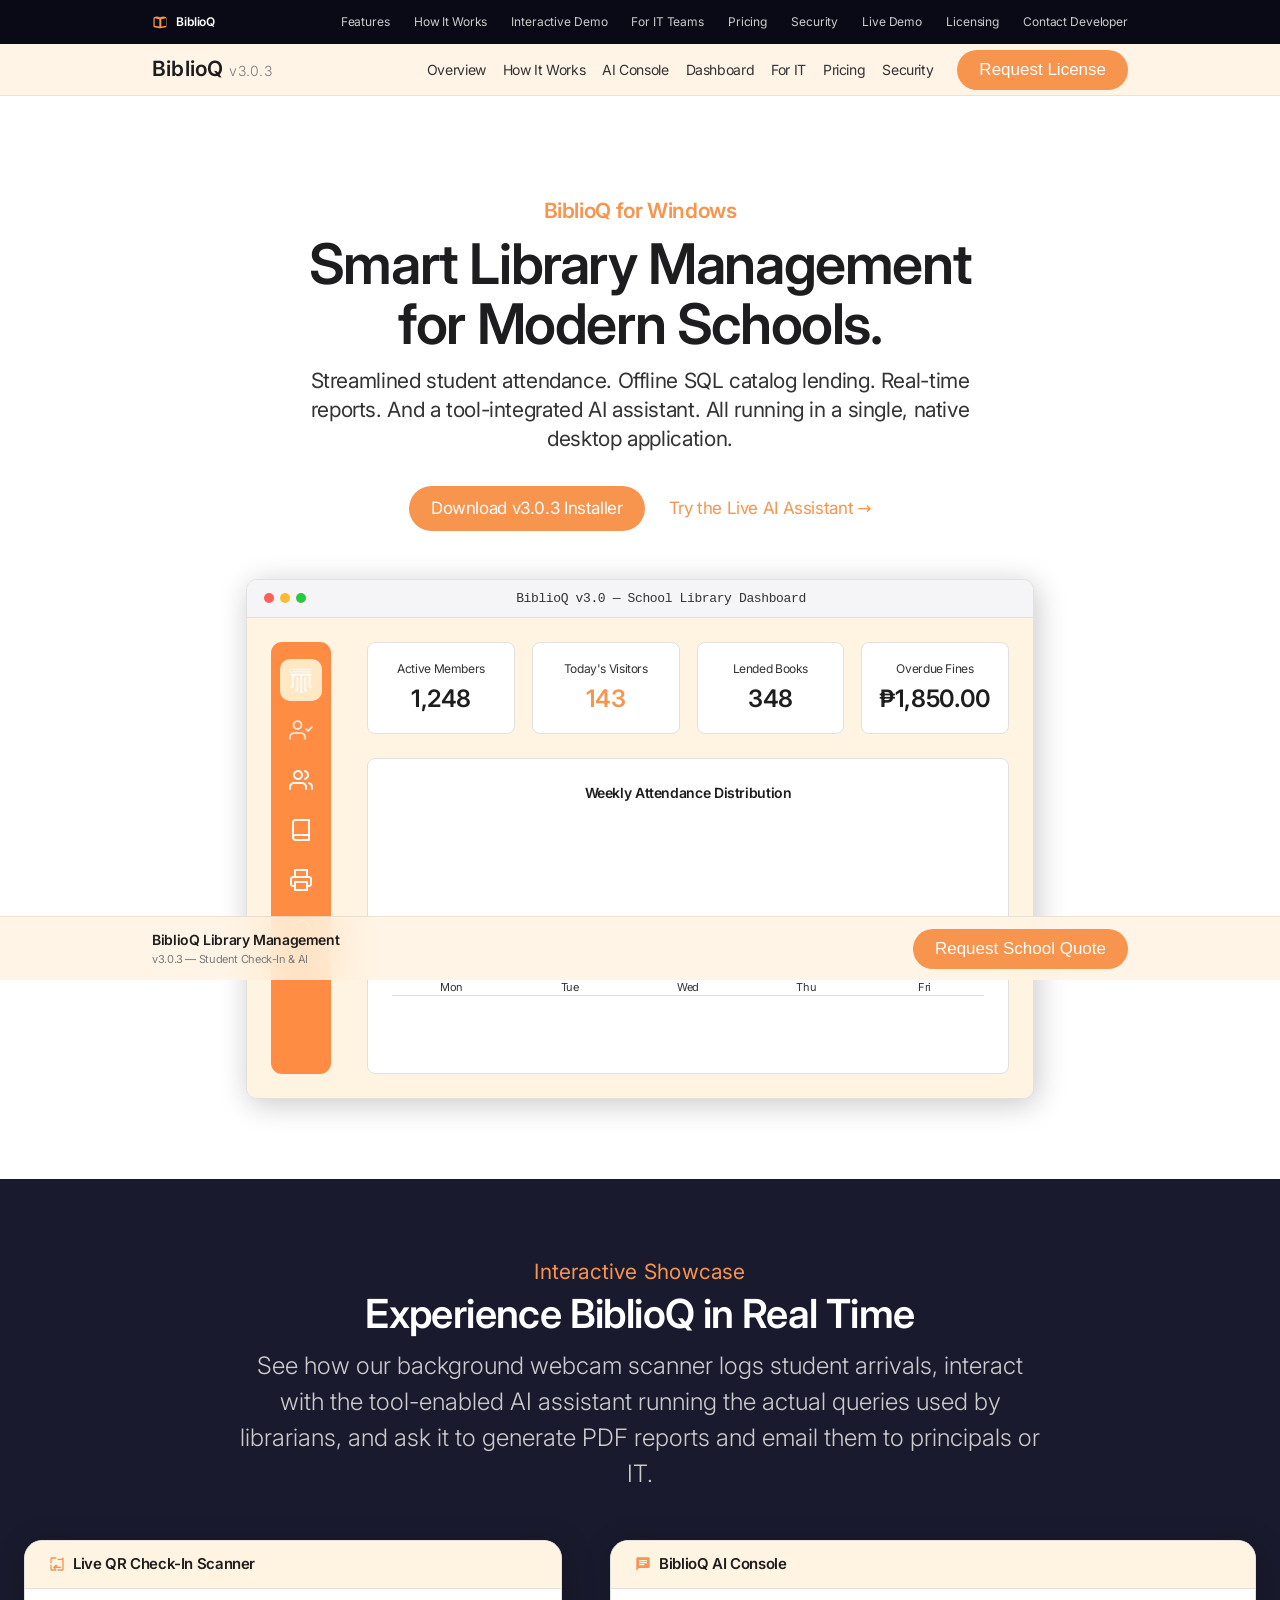
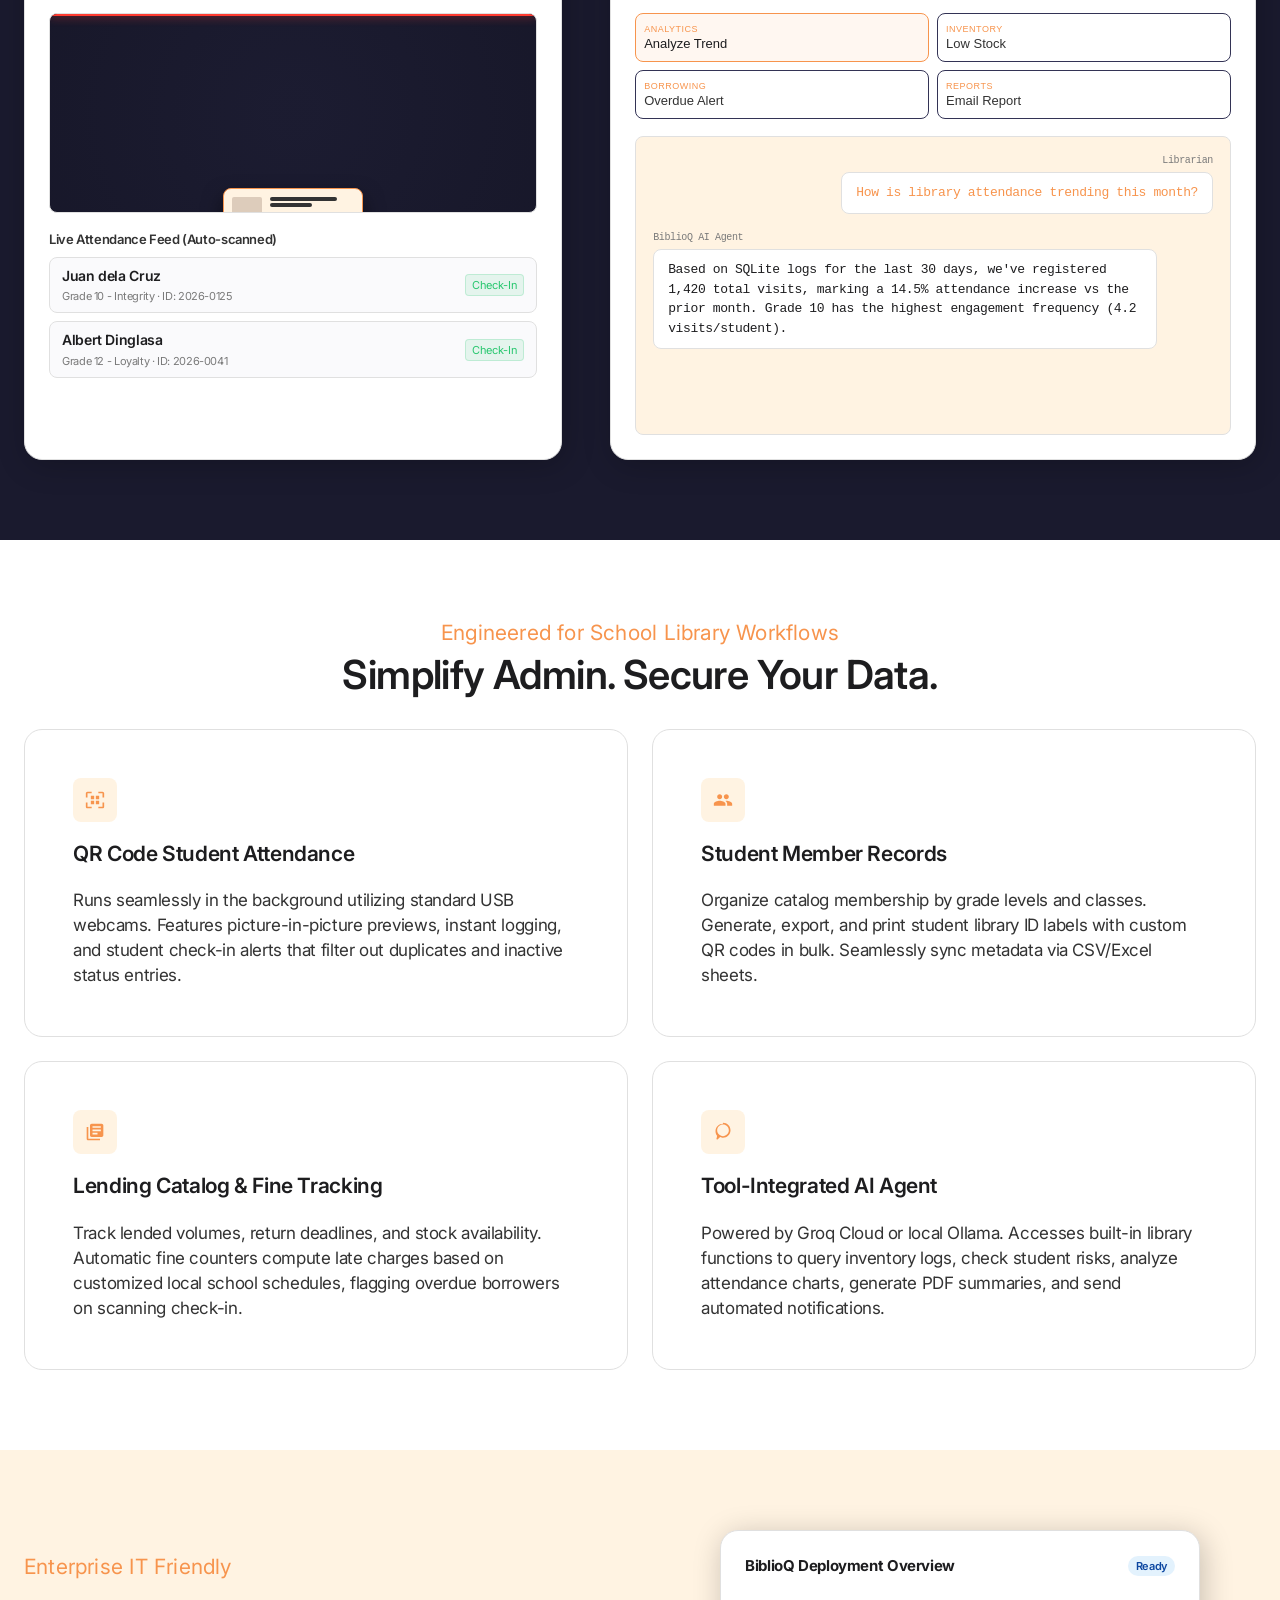
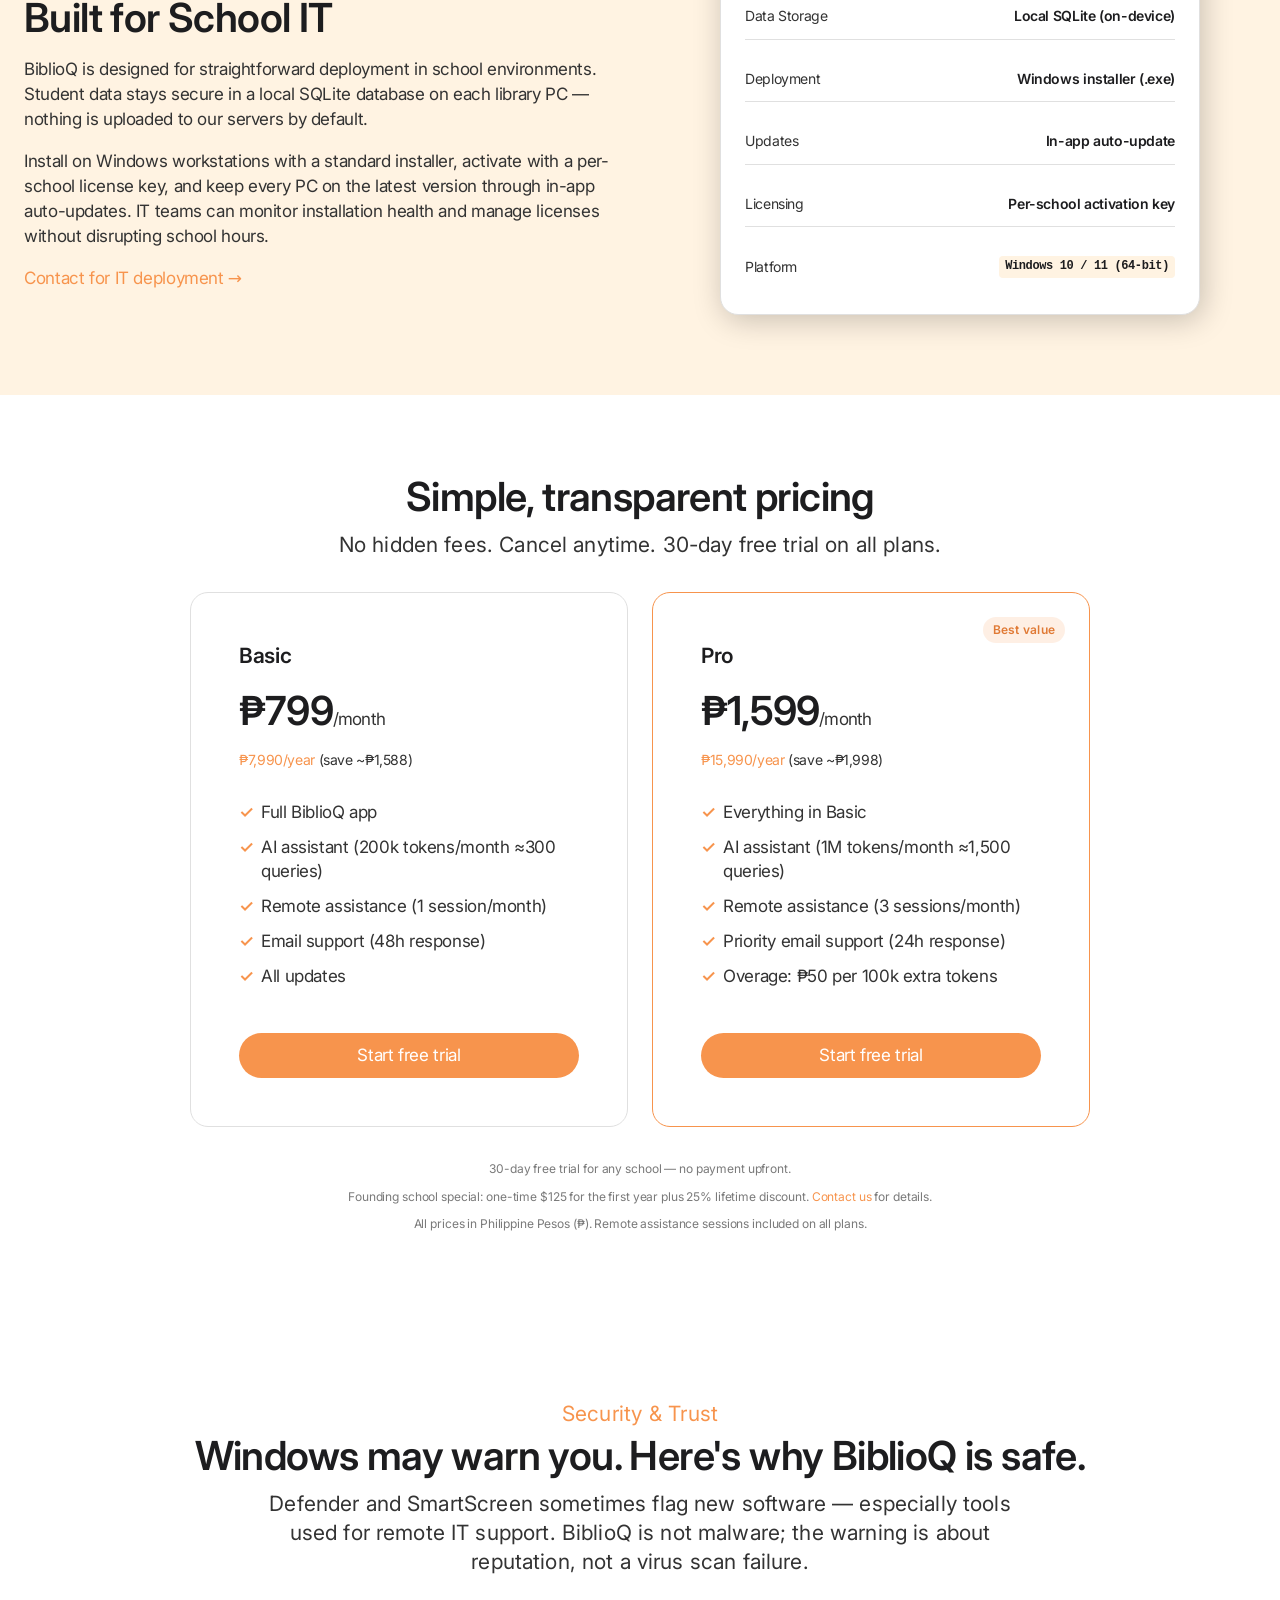
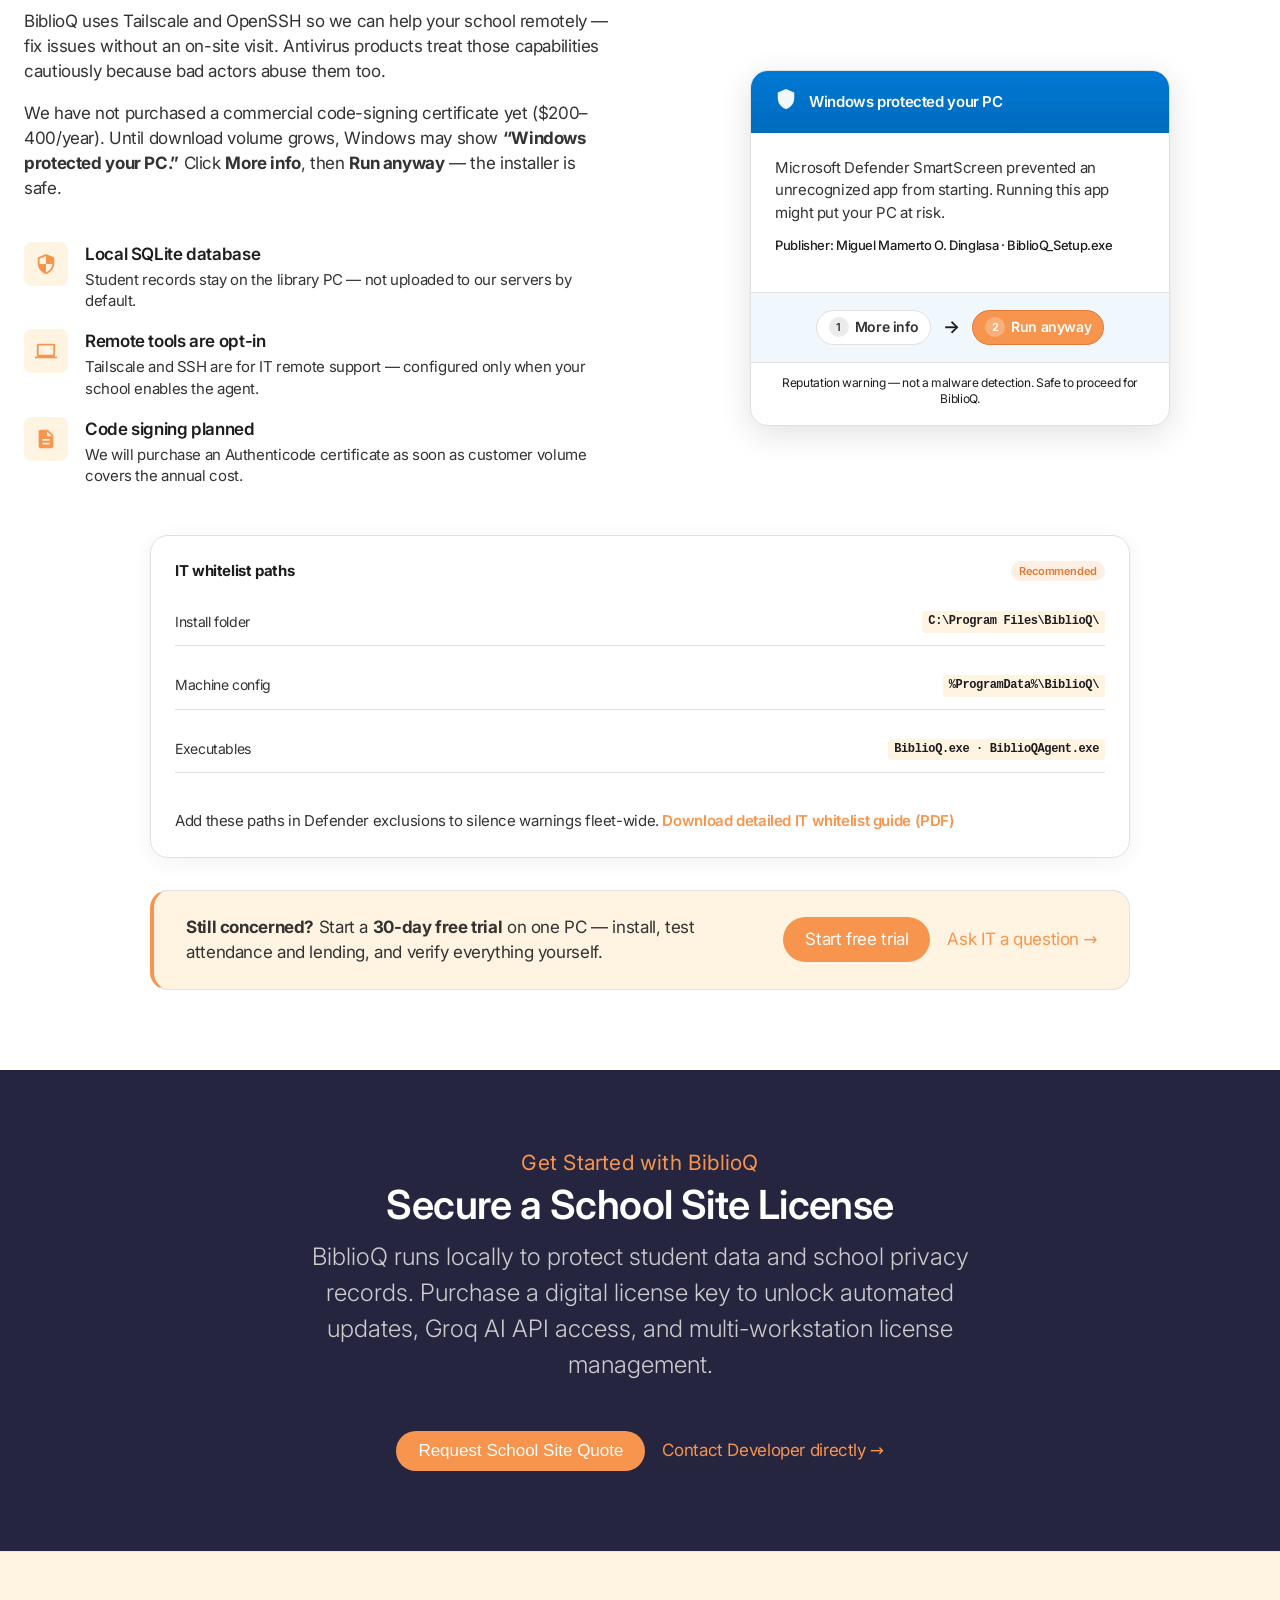
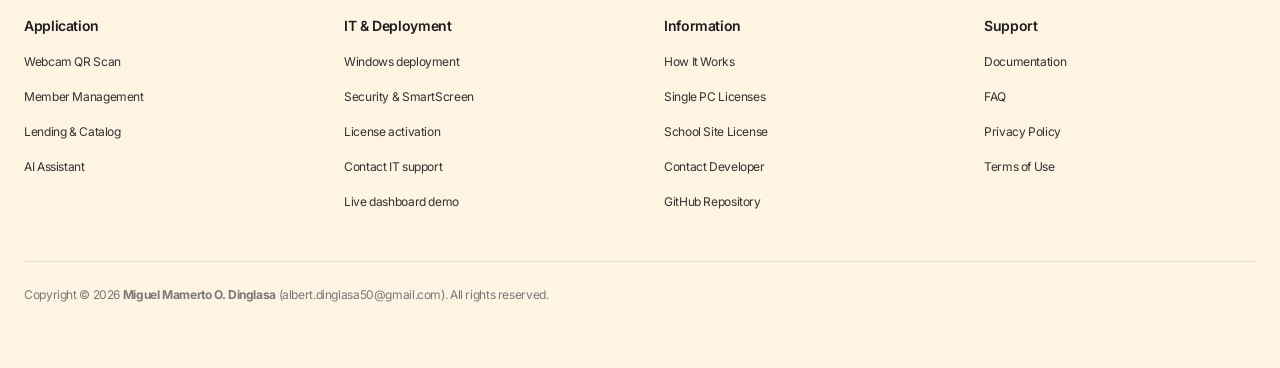
<file: website/index.html>
<!DOCTYPE html>
<html lang="en">
<head>
  <meta charset="UTF-8">
  <meta name="viewport" content="width=device-width, initial-scale=1.0">
  <title>BiblioQ v3.0 — Smart Library Management for Modern Schools</title>
  <meta name="description" content="BiblioQ is a modern library attendance and management system for school institutions. QR check-in, SQLite catalog lending, and an AI assistant for Windows.">
  <meta name="author" content="Miguel Mamerto O. Dinglasa">
  <link rel="preconnect" href="https://fonts.googleapis.com">
  <link rel="preconnect" href="https://fonts.gstatic.com" crossorigin>
  <link href="https://fonts.googleapis.com/css2?family=Inter:wght@300;400;600;700&display=swap" rel="stylesheet">
  <link rel="stylesheet" href="css/style.css">
  <link rel="icon" href="assets/icons/LOGO_ORNGE.png" type="image/png">
</head>
<body>

  <nav class="global-nav">
    <div class="global-nav-content">
      <a href="index.html" class="global-nav-brand">
        <svg viewBox="0 0 24 24" aria-hidden="true">
          <path d="M21 5c-1.11-.9-2.58-1.4-4-1.4-1.74 0-3.41.51-4.88 1.4L12 5.12 11.88 5c-1.47-.89-3.14-1.4-4.88-1.4-1.42 0-2.89.5-4 1.4-.54.36-.88.98-.88 1.66v11.75c0 .76.54 1.42 1.28 1.56l7.85 1.57c.42.08.85.08 1.27 0l7.85-1.57c.74-.14 1.28-.8 1.28-1.56V6.66c0-.68-.34-1.3-.88-1.66zM11 18.91l-7-1.4V6.5l7 1.4v11.01zm10-1.4l-7 1.4V7.9l7-1.4v11.01z"/>
        </svg>
        BiblioQ
      </a>
      <ul class="global-nav-links" id="globalNavLinks">
        <li><a href="#features">Features</a></li>
        <li><a href="how-it-works.html">How It Works</a></li>
        <li><a href="#simulator">Interactive Demo</a></li>
        <li><a href="#it">For IT Teams</a></li>
        <li><a href="#pricing">Pricing</a></li>
        <li><a href="#security">Security</a></li>
        <li><a href="demo.html#ai-chat">Live Demo</a></li>
        <li><a href="#licensing">Licensing</a></li>
        <li><a href="mailto:albert.dinglasa50@gmail.com">Contact Developer</a></li>
      </ul>
      <button class="global-nav-toggle" id="globalNavToggle" aria-label="Toggle Navigation">☰</button>
    </div>
  </nav>

  <nav class="sub-nav">
    <div class="sub-nav-content">
      <a href="index.html" class="sub-nav-brand">BiblioQ<span data-version>v3.0.3</span></a>
      <div class="sub-nav-actions">
        <ul class="sub-nav-links">
          <li><a href="#features">Overview</a></li>
          <li><a href="how-it-works.html">How It Works</a></li>
          <li><a href="#simulator">AI Console</a></li>
          <li><a href="demo.html">Dashboard</a></li>
          <li><a href="#it">For IT</a></li>
          <li><a href="#pricing">Pricing</a></li>
          <li><a href="#security">Security</a></li>
        </ul>
        <button type="button" class="btn-primary" id="subNavLicenseBtn">Request License</button>
      </div>
    </div>
  </nav>

  <header class="tile tile-light hero-tile" id="hero">
    <div class="grid-container">
      <p class="eyebrow">BiblioQ for Windows</p>
      <h1 class="hero-display">Smart Library Management<br>for Modern Schools.</h1>
      <p class="subcopy">
        Streamlined student attendance. Offline SQL catalog lending. Real-time reports. And a tool-integrated AI assistant. All running in a single, native desktop application.
      </p>
      <div class="cta-group">
        <a class="btn-primary" id="heroDownloadBtn" data-download-link href="#">Download <span data-version>v3.0.3</span> Installer</a>
        <a href="#simulator" class="text-link">Try the Live AI Assistant</a>
      </div>

      <div class="product-mock product-mock--biblioq">
        <div class="mock-window-header">
          <div class="mock-dots">
            <span class="mock-dot red"></span>
            <span class="mock-dot yellow"></span>
            <span class="mock-dot green"></span>
          </div>
          <div class="mock-title">BiblioQ v3.0 — School Library Dashboard</div>
        </div>
        <div class="mock-window-body">
          <div class="mock-sidebar mock-sidebar--icons">
            <div class="mock-sidebar-indicator"></div>
            <button type="button" class="mock-sidebar-icon active" data-mock-nav aria-label="Dashboard">
              <img src="assets/icons/LOGO_WHITE.png" alt="" width="28" height="28">
            </button>
            <button type="button" class="mock-sidebar-icon" data-mock-nav aria-label="Attendance">
              <img src="assets/icons/user-check.png" alt="" width="24" height="24">
            </button>
            <button type="button" class="mock-sidebar-icon" data-mock-nav aria-label="Members">
              <img src="assets/icons/users.png" alt="" width="24" height="24">
            </button>
            <button type="button" class="mock-sidebar-icon" data-mock-nav aria-label="Books">
              <img src="assets/icons/book.png" alt="" width="24" height="24">
            </button>
            <button type="button" class="mock-sidebar-icon" data-mock-nav aria-label="Print">
              <img src="assets/icons/printer.png" alt="" width="24" height="24">
            </button>
            <button type="button" class="mock-sidebar-icon" data-mock-nav aria-label="AI Assistant">
              <img src="assets/icons/message-circle.png" alt="" width="24" height="24">
            </button>
          </div>
          <div class="mock-dashboard">
            <div class="mock-metrics">
              <div class="mock-metric-card">
                <span class="mock-metric-label">Active Members</span>
                <span class="mock-metric-val">1,248</span>
              </div>
              <div class="mock-metric-card">
                <span class="mock-metric-label">Today's Visitors</span>
                <span class="mock-metric-val highlight" id="mockVisitorCount">142</span>
              </div>
              <div class="mock-metric-card">
                <span class="mock-metric-label">Lended Books</span>
                <span class="mock-metric-val">348</span>
              </div>
              <div class="mock-metric-card">
                <span class="mock-metric-label">Overdue Fines</span>
                <span class="mock-metric-val">₱1,850.00</span>
              </div>
            </div>
            <div class="mock-chart-panel">
              <div class="mock-chart-title">Weekly Attendance Distribution</div>
              <div class="mock-chart-bars">
                <div class="mock-chart-bar-wrap"><div class="mock-chart-bar" style="height:45%;"></div><span class="mock-chart-label">Mon</span></div>
                <div class="mock-chart-bar-wrap"><div class="mock-chart-bar" style="height:65%;"></div><span class="mock-chart-label">Tue</span></div>
                <div class="mock-chart-bar-wrap"><div class="mock-chart-bar" style="height:85%;"></div><span class="mock-chart-label">Wed</span></div>
                <div class="mock-chart-bar-wrap"><div class="mock-chart-bar" style="height:70%;"></div><span class="mock-chart-label">Thu</span></div>
                <div class="mock-chart-bar-wrap"><div class="mock-chart-bar" style="height:95%;"></div><span class="mock-chart-label">Fri</span></div>
              </div>
            </div>
          </div>
        </div>
      </div>
    </div>
  </header>

  <section class="tile tile-dark" id="simulator">
    <div class="grid-container">
      <div class="text-container" style="text-align:center;margin-bottom:var(--spacing-xxl);">
        <p class="tagline" style="color:var(--primary);margin-bottom:var(--spacing-xs);">Interactive Showcase</p>
        <h2 class="display-lg">Experience BiblioQ in Real Time</h2>
        <p class="lead-airy" style="color:var(--body-muted);max-width:800px;margin:var(--spacing-sm) auto 0 auto;">
          See how our background webcam scanner logs student arrivals, interact with the tool-enabled AI assistant running the actual queries used by librarians, and ask it to generate PDF reports and email them to principals or IT.
        </p>
      </div>

      <div class="simulator-layout">
        <div class="simulator-pane simulator-pane--biblioq">
          <div class="pane-header">
            <span class="pane-title">
              <svg viewBox="0 0 24 24" style="width:16px;height:16px;fill:var(--primary);" aria-hidden="true">
                <path d="M4 4h7V2H4c-1.1 0-2 .9-2 2v7h2V4zm6 9l-4 4 4 4v-3h8v-2H12v-3H10zm10-9h-7v2h7v7h2V4c0-1.1-.9-2-2-2zM4 13H2v7c0 1.1.9 2 2 2h7v-2H4v-7zm18 0h-2v7h-7v2h7c1.1 0 2-.9 2-2v-7z"/>
              </svg>
              Live QR Check-In Scanner
            </span>
            <span class="scan-indicator" id="scanIndicator">SCAN COMPLETED</span>
          </div>
          <div class="pane-body">
            <div class="scanner-viewport">
              <div class="scanner-video-feed"></div>
              <div class="scanner-laser"></div>
              <div class="scanner-badge" id="scannerBadge">
                <div class="badge-photo"></div>
                <div class="badge-info">
                  <div class="badge-line"></div>
                  <div class="badge-line short"></div>
                  <div class="badge-qr">
                    <span class="badge-qr-dot"></span><span class="badge-qr-dot"></span>
                    <span class="badge-qr-dot"></span><span class="badge-qr-dot"></span>
                  </div>
                </div>
              </div>
            </div>
            <div class="attendance-feed-header">Live Attendance Feed (Auto-scanned)</div>
            <div class="attendance-feed-list" id="attendanceFeedList">
              <div class="attendance-row">
                <div class="row-student">
                  <span class="row-name">Albert Dinglasa</span>
                  <span class="row-meta">Grade 12 - Loyalty · ID: 2026-0041</span>
                </div>
                <span class="row-status">Check-In</span>
              </div>
            </div>
          </div>
        </div>

        <div class="simulator-pane simulator-pane--biblioq">
          <div class="pane-header">
            <span class="pane-title">
              <svg viewBox="0 0 24 24" style="width:16px;height:16px;fill:var(--primary);" aria-hidden="true">
                <path d="M20 2H4c-1.1 0-2 .9-2 2v18l4-4h14c1.1 0 2-.9 2-2V4c0-1.1-.9-2-2-2zM6 9h12v2H6V9zm8 5H6v-2h8v2zm4-6H6V6h12v2z"/>
              </svg>
              BiblioQ AI Console
            </span>
          </div>
          <div class="pane-body">
            <div class="ai-console-controls">
              <button type="button" class="ai-query-btn active" data-query="trend">
                <span class="btn-cat">Analytics</span><span>Analyze Trend</span>
              </button>
              <button type="button" class="ai-query-btn" data-query="stock">
                <span class="btn-cat">Inventory</span><span>Low Stock</span>
              </button>
              <button type="button" class="ai-query-btn" data-query="overdue">
                <span class="btn-cat">Borrowing</span><span>Overdue Alert</span>
              </button>
              <button type="button" class="ai-query-btn" data-query="report">
                <span class="btn-cat">Reports</span><span>Email Report</span>
              </button>
            </div>
            <div class="ai-chat-history" id="aiChatHistory">
              <div class="chat-bubble user">
                <span class="sender">Librarian</span>
                <div class="msg-content">How is library attendance trending this month?</div>
              </div>
              <div class="chat-bubble assistant">
                <span class="sender">BiblioQ AI Agent</span>
                <div class="msg-content" id="aiResponseText">Based on SQLite logs for the last 30 days, we've registered 1,420 total visits, marking a 14.5% attendance increase vs the prior month. Grade 10 has the highest engagement frequency (4.2 visits/student).</div>
              </div>
            </div>
          </div>
        </div>
      </div>
    </div>
  </section>

  <section class="tile tile-light" id="features">
    <div class="grid-container">
      <div class="text-container" style="text-align:center;margin-bottom:var(--spacing-xl);">
        <p class="tagline" style="color:var(--primary);margin-bottom:var(--spacing-xs);">Engineered for School Library Workflows</p>
        <h2 class="display-lg">Simplify Admin. Secure Your Data.</h2>
      </div>
      <div class="features-grid">
        <div class="feature-card">
          <div class="feature-icon">
            <svg viewBox="0 0 24 24"><path d="M3 4h5V2H3c-1.1 0-2 .9-2 2v5h2V4zm0 11H1v5c0 1.1.9 2 2 2h5v-2H3v-5zM21 2h-5v2h5v5h2V4c0-1.1-.9-2-2-2zm0 18h-5v2h5c1.1 0 2-.9 2-2v-5h-2v5zM7 7h4v4H7V7zm6 0h4v4h-4V7zm-6 6h4v4H7v-4zm6 0h4v4h-4v-4z"/></svg>
          </div>
          <h3>QR Code Student Attendance</h3>
          <p>Runs seamlessly in the background utilizing standard USB webcams. Features picture-in-picture previews, instant logging, and student check-in alerts that filter out duplicates and inactive status entries.</p>
        </div>
        <div class="feature-card">
          <div class="feature-icon">
            <svg viewBox="0 0 24 24"><path d="M16 11c1.66 0 2.99-1.34 2.99-3S17.66 5 16 5s-3 1.34-3 3 1.34 3 3 3zm-8 0c1.66 0 2.99-1.34 2.99-3S9.66 5 8 5 5 6.34 5 8s1.34 3 3 3zm0 2c-2.33 0-7 1.17-7 3.5V19h14v-2.5c0-2.33-4.67-3.5-7-3.5zm8 0c-.29 0-.62.02-.97.05 1.16.84 1.97 1.97 1.97 3.45V19h6v-2.5c0-2.33-4.67-3.5-7-3.5z"/></svg>
          </div>
          <h3>Student Member Records</h3>
          <p>Organize catalog membership by grade levels and classes. Generate, export, and print student library ID labels with custom QR codes in bulk. Seamlessly sync metadata via CSV/Excel sheets.</p>
        </div>
        <div class="feature-card">
          <div class="feature-icon">
            <svg viewBox="0 0 24 24"><path d="M4 6H2v14c0 1.1.9 2 2 2h14v-2H4V6zm16-4H8c-1.1 0-2 .9-2 2v12c0 1.1.9 2 2 2h12c1.1 0 2-.9 2-2V4c0-1.1-.9-2-2-2zm-1 9H9V9h10v2zm-4 4H9v-2h6v2zm4-8H9V5h10v2z"/></svg>
          </div>
          <h3>Lending Catalog &amp; Fine Tracking</h3>
          <p>Track lended volumes, return deadlines, and stock availability. Automatic fine counters compute late charges based on customized local school schedules, flagging overdue borrowers on scanning check-in.</p>
        </div>
        <div class="feature-card">
          <div class="feature-icon">
            <svg viewBox="0 0 24 24"><path d="M12 2c-4.97 0-9 4.03-9 9 0 2.12.74 4.07 1.97 5.61L4.35 19.4c-.39.39-.39 1.02 0 1.41.39.39 1.02.39 1.41 0l2.79-2.79C10.07 18.67 11.02 19 12 19c4.97 0 9-4.03 9-9s-4.03-9-9-9zm0 15c-3.86 0-7-3.14-7-7s3.14-7 7-7 7 3.14 7 7-3.14 7-7 7z"/></svg>
          </div>
          <h3>Tool-Integrated AI Agent</h3>
          <p>Powered by Groq Cloud or local Ollama. Accesses built-in library functions to query inventory logs, check student risks, analyze attendance charts, generate PDF summaries, and send automated notifications.</p>
        </div>
      </div>
    </div>
  </section>

  <section class="tile tile-parchment" id="it">
    <div class="grid-container">
      <div class="split-layout">
        <div class="split-text">
          <p class="tagline" style="color:var(--primary);">Enterprise IT Friendly</p>
          <h2 class="display-lg">Built for School IT</h2>
          <p class="body" style="color:var(--ink-muted-80);">
            BiblioQ is designed for straightforward deployment in school environments. Student data stays secure in a local SQLite database on each library PC — nothing is uploaded to our servers by default.
          </p>
          <p class="body" style="color:var(--ink-muted-80);">
            Install on Windows workstations with a standard installer, activate with a per-school license key, and keep every PC on the latest version through in-app auto-updates. IT teams can monitor installation health and manage licenses without disrupting school hours.
          </p>
          <div>
            <a href="mailto:license@biblioq.com" class="text-link">Contact for IT deployment</a>
          </div>
        </div>
        <div class="split-visual">
          <div class="it-badge-graphic">
            <div class="graphic-header">
              <span class="graphic-logo">BiblioQ Deployment Overview</span>
              <span class="graphic-status">Ready</span>
            </div>
            <div class="graphic-row">
              <span class="graphic-label">Data Storage</span>
              <span class="graphic-val">Local SQLite (on-device)</span>
            </div>
            <div class="graphic-row">
              <span class="graphic-label">Deployment</span>
              <span class="graphic-val">Windows installer (.exe)</span>
            </div>
            <div class="graphic-row">
              <span class="graphic-label">Updates</span>
              <span class="graphic-val">In-app auto-update</span>
            </div>
            <div class="graphic-row">
              <span class="graphic-label">Licensing</span>
              <span class="graphic-val">Per-school activation key</span>
            </div>
            <div class="graphic-row">
              <span class="graphic-label">Platform</span>
              <span class="graphic-val code">Windows 10 / 11 (64-bit)</span>
            </div>
          </div>
        </div>
      </div>
    </div>
  </section>

  <section class="tile tile-light" id="pricing">
    <div class="grid-container">
      <div class="text-container pricing-header">
        <h2 class="display-lg">Simple, transparent pricing</h2>
        <p class="lead pricing-subhead">No hidden fees. Cancel anytime. 30-day free trial on all plans.</p>
      </div>

      <div class="pricing-grid">
        <article class="pricing-card">
          <h3 class="body-strong pricing-card__title">Basic</h3>
          <div class="pricing-price">₱799<span class="pricing-period">/month</span></div>
          <p class="pricing-annual">₱7,990/year <span class="pricing-save">(save ~₱1,588)</span></p>
          <ul class="pricing-features">
            <li>Full BiblioQ app</li>
            <li>AI assistant (200k tokens/month ≈300 queries)</li>
            <li>Remote assistance (1 session/month)</li>
            <li>Email support (48h response)</li>
            <li>All updates</li>
          </ul>
          <a class="btn-primary pricing-cta" href="demo.html">Start free trial</a>
        </article>

        <article class="pricing-card pricing-card--featured">
          <span class="pricing-badge">Best value</span>
          <h3 class="body-strong pricing-card__title">Pro</h3>
          <div class="pricing-price">₱1,599<span class="pricing-period">/month</span></div>
          <p class="pricing-annual">₱15,990/year <span class="pricing-save">(save ~₱1,998)</span></p>
          <ul class="pricing-features">
            <li>Everything in Basic</li>
            <li>AI assistant (1M tokens/month ≈1,500 queries)</li>
            <li>Remote assistance (3 sessions/month)</li>
            <li>Priority email support (24h response)</li>
            <li>Overage: ₱50 per 100k extra tokens</li>
          </ul>
          <a class="btn-primary pricing-cta" href="demo.html">Start free trial</a>
        </article>
      </div>

      <div class="pricing-notes fine-print">
        <p>30-day free trial for any school — no payment upfront.</p>
        <p>Founding school special: one-time $125 for the first year plus 25% lifetime discount. <a href="mailto:license@biblioq.com">Contact us</a> for details.</p>
        <p>All prices in Philippine Pesos (₱). Remote assistance sessions included on all plans.</p>
      </div>
    </div>
  </section>

  <section class="tile tile-light" id="security">
    <div class="grid-container">
      <div class="text-container security-header">
        <p class="tagline" style="color:var(--primary);margin-bottom:var(--spacing-xs);">Security &amp; Trust</p>
        <h2 class="display-lg">Windows may warn you. Here's why BiblioQ is safe.</h2>
        <p class="lead security-header__lead">
          Defender and SmartScreen sometimes flag new software — especially tools used for remote IT support. BiblioQ is not malware; the warning is about reputation, not a virus scan failure.
        </p>
      </div>

      <div class="split-layout security-split">
        <div class="split-text">
          <p class="body" style="color:var(--ink-muted-80);">
            BiblioQ uses Tailscale and OpenSSH so we can help your school remotely — fix issues without an on-site visit. Antivirus products treat those capabilities cautiously because bad actors abuse them too.
          </p>
          <p class="body" style="color:var(--ink-muted-80);">
            We have not purchased a commercial code-signing certificate yet ($200–400/year). Until download volume grows, Windows may show <strong>“Windows protected your PC.”</strong> Click <strong>More info</strong>, then <strong>Run anyway</strong> — the installer is safe.
          </p>

          <ul class="security-pillars">
            <li class="security-pillar">
              <span class="security-pillar__icon" aria-hidden="true">
                <svg viewBox="0 0 24 24"><path d="M12 1L3 5v6c0 5.55 3.84 10.74 9 12 5.16-1.26 9-6.45 9-12V5l-9-4zm0 10.99h7c-.53 4.12-3.28 7.79-7 8.94V12H5V6.3l7-3.11v8.8z"/></svg>
              </span>
              <div>
                <strong class="security-pillar__title">Local SQLite database</strong>
                <span class="security-pillar__desc">Student records stay on the library PC — not uploaded to our servers by default.</span>
              </div>
            </li>
            <li class="security-pillar">
              <span class="security-pillar__icon" aria-hidden="true">
                <svg viewBox="0 0 24 24"><path d="M20 18c1.1 0 1.99-.89 1.99-1.99L22 6c0-1.1-.9-2-2-2H4c-1.1 0-2 .9-2 2v10c0 1.1.9 2 2 2H0v2h24v-2h-4zM4 6h16v10H4V6z"/></svg>
              </span>
              <div>
                <strong class="security-pillar__title">Remote tools are opt-in</strong>
                <span class="security-pillar__desc">Tailscale and SSH are for IT remote support — configured only when your school enables the agent.</span>
              </div>
            </li>
            <li class="security-pillar">
              <span class="security-pillar__icon" aria-hidden="true">
                <svg viewBox="0 0 24 24"><path d="M14 2H6c-1.1 0-2 .9-2 2v16c0 1.1.89 2 1.99 2H18c1.1 0 2-.9 2-2V8l-6-6zm2 16H8v-2h8v2zm0-4H8v-2h8v2zm-3-5V3.5L18.5 9H13z"/></svg>
              </span>
              <div>
                <strong class="security-pillar__title">Code signing planned</strong>
                <span class="security-pillar__desc">We will purchase an Authenticode certificate as soon as customer volume covers the annual cost.</span>
              </div>
            </li>
          </ul>
        </div>

        <div class="split-visual">
          <div class="smartscreen-mock" role="img" aria-label="Illustration of Windows SmartScreen with More info and Run anyway steps">
            <div class="smartscreen-mock__titlebar">
              <span class="smartscreen-mock__shield" aria-hidden="true">
                <svg viewBox="0 0 24 24"><path d="M12 1L3 5v6c0 5.55 3.84 10.74 9 12 5.16-1.26 9-6.45 9-12V5l-9-4z"/></svg>
              </span>
              <span>Windows protected your PC</span>
            </div>
            <div class="smartscreen-mock__body">
              <p>Microsoft Defender SmartScreen prevented an unrecognized app from starting. Running this app might put your PC at risk.</p>
              <p class="smartscreen-mock__app">Publisher: Miguel Mamerto O. Dinglasa · BiblioQ_Setup.exe</p>
            </div>
            <div class="smartscreen-mock__steps">
              <span class="smartscreen-mock__step">
                <span class="smartscreen-mock__step-num">1</span>
                More info
              </span>
              <span class="smartscreen-mock__arrow" aria-hidden="true">→</span>
              <span class="smartscreen-mock__step smartscreen-mock__step--active">
                <span class="smartscreen-mock__step-num">2</span>
                Run anyway
              </span>
            </div>
            <p class="smartscreen-mock__footnote">Reputation warning — not a malware detection. Safe to proceed for BiblioQ.</p>
          </div>
        </div>
      </div>

      <div class="it-badge-graphic security-panel">
        <div class="graphic-header">
          <span class="graphic-logo">IT whitelist paths</span>
          <span class="graphic-status">Recommended</span>
        </div>
        <div class="graphic-row">
          <span class="graphic-label">Install folder</span>
          <span class="graphic-val code">C:\Program Files\BiblioQ\</span>
        </div>
        <div class="graphic-row">
          <span class="graphic-label">Machine config</span>
          <span class="graphic-val code">%ProgramData%\BiblioQ\</span>
        </div>
        <div class="graphic-row">
          <span class="graphic-label">Executables</span>
          <span class="graphic-val code">BiblioQ.exe · BiblioQAgent.exe</span>
        </div>
        <p class="security-panel__footer">
          Add these paths in Defender exclusions to silence warnings fleet-wide.
          <a href="#">Download detailed IT whitelist guide (PDF)</a>
        </p>
      </div>

      <div class="security-cta-band">
        <div class="security-cta-band__text">
          <strong>Still concerned?</strong>
          Start a <strong>30-day free trial</strong> on one PC — install, test attendance and lending, and verify everything yourself.
        </div>
        <div class="security-cta-band__actions">
          <a class="btn-primary" href="demo.html">Start free trial</a>
          <a class="text-link" href="mailto:license@biblioq.com">Ask IT a question</a>
        </div>
      </div>
    </div>
  </section>

  <section class="tile tile-dark-2" id="licensing">
    <div class="grid-container" style="text-align:center;">
      <div class="text-container" style="margin-bottom:var(--spacing-xxl);">
        <p class="tagline" style="color:var(--primary);margin-bottom:var(--spacing-xs);">Get Started with BiblioQ</p>
        <h2 class="display-lg">Secure a School Site License</h2>
        <p class="lead-airy" style="color:var(--body-muted);max-width:700px;margin:var(--spacing-sm) auto 0 auto;">
          BiblioQ runs locally to protect student data and school privacy records. Purchase a digital license key to unlock automated updates, Groq AI API access, and multi-workstation license management.
        </p>
      </div>
      <div class="cta-group" style="display:flex;justify-content:center;gap:var(--spacing-md);flex-wrap:wrap;">
        <button type="button" class="btn-primary" id="licensingRequestBtn">Request School Site Quote</button>
        <a href="mailto:albert.dinglasa50@gmail.com" class="text-link text-link-on-dark">Contact Developer directly</a>
      </div>
    </div>
  </section>

  <div class="sticky-action-bar" id="stickyActionBar">
    <div class="sticky-content">
      <div class="sticky-left">
        <span class="sticky-title">BiblioQ Library Management</span>
        <span class="sticky-sub"><span data-version>v3.0.3</span> — Student Check-In &amp; AI</span>
      </div>
      <button type="button" class="btn-primary" id="stickyActionBtn">Request School Quote</button>
    </div>
  </div>

  <div class="modal-overlay" id="licensingModal">
    <div class="modal-card">
      <button type="button" class="modal-close" id="modalCloseBtn" aria-label="Close">✕</button>
      <div class="modal-header">
        <h3>Request Site Quote</h3>
        <p>Enter your details and school name below. We will send a customized license quote to your inbox.</p>
      </div>
      <form id="licenseForm">
        <div class="form-group" style="margin-bottom:var(--spacing-md);">
          <label for="contactName">Contact Person</label>
          <input type="text" id="contactName" class="form-input" required placeholder="e.g. Maria Clara, Head Librarian">
        </div>
        <div class="form-group" style="margin-bottom:var(--spacing-md);">
          <label for="schoolEmail">School Email Address</label>
          <input type="email" id="schoolEmail" class="form-input" required placeholder="librarian@school.edu">
        </div>
        <div class="form-group" style="margin-bottom:var(--spacing-md);">
          <label for="schoolName">Institution / School Name</label>
          <input type="text" id="schoolName" class="form-input" required placeholder="e.g. Science High School">
        </div>
        <div class="form-group" style="margin-bottom:var(--spacing-lg);">
          <label for="remarks">Estimated Students</label>
          <input type="number" id="remarks" class="form-input" placeholder="e.g. 800">
        </div>
        <div class="form-submit-row">
          <button type="button" class="btn-secondary" style="border:none;" id="formCancelBtn">Cancel</button>
          <button type="submit" class="btn-primary">Submit Request</button>
        </div>
      </form>
    </div>
  </div>

  <div class="landing-toast" id="landingToast" role="status" aria-live="polite"></div>

  <footer class="footer">
    <div class="grid-container">
      <div class="footer-nav-grid">
        <div class="footer-col">
          <h4>Application</h4>
          <ul>
            <li><a href="#features">Webcam QR Scan</a></li>
            <li><a href="#features">Member Management</a></li>
            <li><a href="#features">Lending &amp; Catalog</a></li>
            <li><a href="#simulator">AI Assistant</a></li>
          </ul>
        </div>
        <div class="footer-col">
          <h4>IT &amp; Deployment</h4>
          <ul>
            <li><a href="#it">Windows deployment</a></li>
            <li><a href="#security">Security &amp; SmartScreen</a></li>
            <li><a href="#it">License activation</a></li>
            <li><a href="mailto:license@biblioq.com">Contact IT support</a></li>
            <li><a href="demo.html">Live dashboard demo</a></li>
          </ul>
        </div>
        <div class="footer-col">
          <h4>Information</h4>
          <ul>
            <li><a href="how-it-works.html">How It Works</a></li>
            <li><a href="#licensing">Single PC Licenses</a></li>
            <li><a href="#licensing">School Site License</a></li>
            <li><a href="mailto:albert.dinglasa50@gmail.com">Contact Developer</a></li>
            <li><a href="https://github.com/JENGUEL/BiblioQ" target="_blank" rel="noopener">GitHub Repository</a></li>
          </ul>
        </div>
        <div class="footer-col">
          <h4>Support</h4>
          <ul>
            <li><a href="https://github.com/JENGUEL/BiblioQ#readme" target="_blank" rel="noopener">Documentation</a></li>
            <li><a href="faq.html">FAQ</a></li>
            <li><a href="legal/privacy.html">Privacy Policy</a></li>
            <li><a href="legal/terms.html">Terms of Use</a></li>
          </ul>
        </div>
      </div>
      <div class="footer-legal-row">
        <p>Copyright © 2026 <strong>Miguel Mamerto O. Dinglasa</strong> (albert.dinglasa50@gmail.com). All rights reserved.</p>
      </div>
    </div>
  </footer>

  <script src="js/main.js?v=20260611"></script>
</body>
</html>
</file>
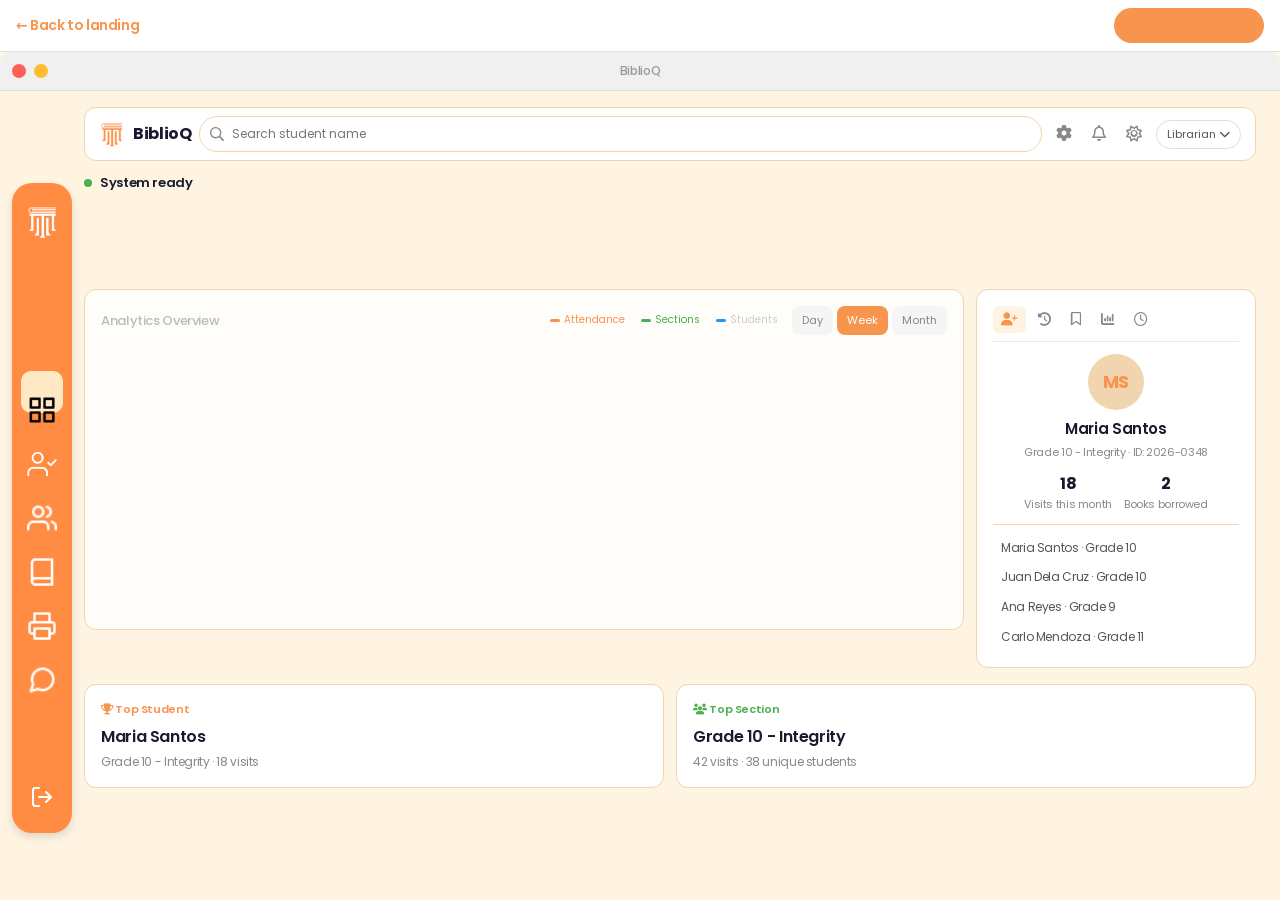
<file: website/demo.html>
<!DOCTYPE html>
<html lang="en">
<head>
  <meta charset="UTF-8">
  <meta name="viewport" content="width=device-width, initial-scale=1.0">
  <meta name="description" content="Interactive BiblioQ demo — explore the dashboard and AI assistant without installing.">
  <title>BiblioQ Demo — Interactive Dashboard Preview</title>
  <link rel="preconnect" href="https://fonts.googleapis.com">
  <link rel="preconnect" href="https://fonts.gstatic.com" crossorigin>
  <link href="https://fonts.googleapis.com/css2?family=Poppins:wght@400;500;600;700&display=swap" rel="stylesheet">
  <link rel="stylesheet" href="https://cdnjs.cloudflare.com/ajax/libs/font-awesome/6.5.1/css/all.min.css" crossorigin="anonymous">
  <link rel="stylesheet" href="css/style.css">
  <link rel="icon" href="assets/icons/LOGO_ORNGE.png" type="image/png">
</head>
<body class="demo-body flet-demo">
  <div class="demo-web-bar">
    <a href="index.html">&larr; Back to landing</a>
    <a class="btn-primary demo-web-bar__dl" data-download-link href="#">Download BiblioQ</a>
  </div>

  <div class="flet-app">
    <header class="flet-titlebar">
      <div class="flet-titlebar__controls">
        <button type="button" class="flet-traffic flet-traffic--close" aria-label="Close (demo)"></button>
        <button type="button" class="flet-traffic flet-traffic--min" aria-label="Minimize (demo)"></button>
      </div>
      <span class="flet-titlebar__title">BiblioQ</span>
      <button type="button" class="flet-mobile-toggle" id="flet-mobile-toggle" aria-label="Toggle sidebar">
        <i class="fa-solid fa-bars"></i>
      </button>
    </header>
    <hr class="flet-divider" />

    <div class="flet-body">
      <aside class="flet-sidebar" id="flet-sidebar">
        <div class="flet-sidebar__inner">
          <div class="flet-sidebar__indicator" id="flet-indicator"></div>
          <button type="button" class="flet-sidebar__logo-btn" data-nav="0" aria-label="Dashboard">
            <img src="assets/icons/LOGO_WHITE.png" alt="" width="35" height="35">
          </button>
          <nav class="flet-sidebar__nav" id="flet-nav">
            <button type="button" class="flet-nav-btn is-active" data-nav="0" aria-label="Dashboard">
              <img src="assets/icons/home.png" alt="" width="30" height="30">
            </button>
            <button type="button" class="flet-nav-btn" data-nav="1" aria-label="Attendance">
              <img src="assets/icons/user-check.png" alt="" width="30" height="30">
            </button>
            <button type="button" class="flet-nav-btn" data-nav="2" aria-label="Members">
              <img src="assets/icons/users.png" alt="" width="30" height="30">
            </button>
            <button type="button" class="flet-nav-btn" data-nav="3" aria-label="Books">
              <img src="assets/icons/book.png" alt="" width="30" height="30">
            </button>
            <button type="button" class="flet-nav-btn" data-nav="4" aria-label="Print">
              <img src="assets/icons/printer.png" alt="" width="30" height="30">
            </button>
            <button type="button" class="flet-nav-btn" data-nav="5" aria-label="AI Assistant">
              <img src="assets/icons/message-circle.png" alt="" width="30" height="30">
            </button>
          </nav>
          <button type="button" class="flet-sidebar__logout" id="flet-logout" aria-label="Logout">
            <img src="assets/icons/log-out.png" alt="" width="24" height="24">
          </button>
        </div>
      </aside>

      <main class="flet-content" id="flet-content">
        <!-- Dashboard -->
        <section id="page-dashboard" class="flet-page is-active">
          <div class="dash-scroll">
            <div class="dash-header">
              <div class="dash-header__brand">
                <img src="assets/icons/LOGO_ORNGE.png" alt="" width="26" height="26">
                <span>BiblioQ</span>
              </div>
              <input type="search" class="dash-search" id="dash-search" placeholder="Search student name" aria-label="Search students">
              <button type="button" class="dash-icon-btn" id="btn-settings" aria-label="Settings"><i class="fa-solid fa-gear"></i></button>
              <button type="button" class="dash-icon-btn" id="btn-notifications" aria-label="Notifications"><i class="fa-regular fa-bell"></i></button>
              <button type="button" class="dash-icon-btn" id="btn-theme" aria-label="Toggle theme"><i class="fa-regular fa-sun"></i></button>
              <button type="button" class="dash-account" id="btn-account">Librarian <i class="fa-solid fa-chevron-down"></i></button>
            </div>

            <div class="dash-welcome">
              <span class="dash-welcome__dot"></span>
              <span class="dash-welcome__status">System ready</span>
              <span class="dash-welcome__date" id="dash-date"></span>
            </div>

            <div class="flet-stat-row">
              <div class="flet-stat-card">
                <i class="fa-regular fa-user flet-stat-card__icon" style="color:#F7944D"></i>
                <div>
                  <div class="flet-stat-card__value" data-stat-value="247">0</div>
                  <div class="flet-stat-card__label">Students Today</div>
                </div>
              </div>
              <div class="flet-stat-card">
                <i class="fa-solid fa-layer-group flet-stat-card__icon" style="color:#4CAF50"></i>
                <div>
                  <div class="flet-stat-card__value" data-stat-value="12">0</div>
                  <div class="flet-stat-card__label">Sections Today</div>
                </div>
              </div>
              <div class="flet-stat-card">
                <i class="fa-regular fa-calendar flet-stat-card__icon" style="color:#2196F3"></i>
                <div>
                  <div class="flet-stat-card__value" data-stat-value="" id="stat-date-val"></div>
                  <div class="flet-stat-card__label" id="stat-date-label"></div>
                </div>
              </div>
              <div class="flet-stat-card">
                <i class="fa-solid fa-book flet-stat-card__icon" style="color:#EF5350"></i>
                <div>
                  <div class="flet-stat-card__value" data-stat-value="14">0</div>
                  <div class="flet-stat-card__label">Overdue Books</div>
                </div>
              </div>
            </div>

            <div class="dash-columns">
              <div class="dash-chart-panel">
                <div class="dash-chart-toolbar">
                  <span class="dash-chart-toolbar__title">Analytics Overview</span>
                  <div class="dash-line-toggles" id="line-toggles">
                    <button type="button" class="dash-line-toggle is-active" data-line="attendance"><span class="dash-line-toggle__bar" style="background:#F7944D"></span>Attendance</button>
                    <button type="button" class="dash-line-toggle is-active" data-line="sections"><span class="dash-line-toggle__bar" style="background:#4CAF50"></span>Sections</button>
                    <button type="button" class="dash-line-toggle" data-line="students"><span class="dash-line-toggle__bar" style="background:#2196F3"></span>Students</button>
                  </div>
                  <div class="dash-chart-modes" id="chart-modes">
                    <button type="button" class="dash-chart-mode" data-mode="day">Day</button>
                    <button type="button" class="dash-chart-mode is-active" data-mode="week">Week</button>
                    <button type="button" class="dash-chart-mode" data-mode="month">Month</button>
                  </div>
                </div>
                <div class="dash-chart-wrap">
                  <svg id="line-chart" class="dash-line-chart" viewBox="0 0 620 250" preserveAspectRatio="none" aria-hidden="true"></svg>
                </div>
              </div>

              <div class="dash-student-card" id="student-card">
                <div class="dash-student-tabs" id="dash-student-tabs">
                  <button type="button" class="dash-student-tab is-active" data-tab="recent" aria-label="Recent"><i class="fa-solid fa-user-plus"></i></button>
                  <button type="button" class="dash-student-tab" data-tab="history" aria-label="History"><i class="fa-solid fa-clock-rotate-left"></i></button>
                  <button type="button" class="dash-student-tab" data-tab="bookmarks" aria-label="Bookmarks"><i class="fa-regular fa-bookmark"></i></button>
                  <button type="button" class="dash-student-tab" data-tab="stats" aria-label="Stats"><i class="fa-solid fa-chart-column"></i></button>
                  <button type="button" class="dash-student-tab" data-tab="activity" aria-label="Activity"><i class="fa-regular fa-clock"></i></button>
                </div>
                <div class="dash-student-tab-panels" id="dash-student-panels">
                  <div class="dash-student-panel is-active" data-panel="recent">
                    <div class="dash-student-card__avatar">MS</div>
                    <div class="dash-student-card__name">Maria Santos</div>
                    <div class="dash-student-card__meta">Grade 10 - Integrity · ID: 2026-0348</div>
                    <div class="dash-student-card__stats">
                      <div><strong>18</strong><span>Visits this month</span></div>
                      <div><strong>2</strong><span>Books borrowed</span></div>
                    </div>
                    <ul class="dash-student-list" id="student-list">
                      <li data-name="Maria Santos">Maria Santos · Grade 10</li>
                      <li data-name="Juan Dela Cruz">Juan Dela Cruz · Grade 10</li>
                      <li data-name="Ana Reyes">Ana Reyes · Grade 9</li>
                      <li data-name="Carlo Mendoza">Carlo Mendoza · Grade 11</li>
                    </ul>
                  </div>
                  <div class="dash-student-panel" data-panel="history"></div>
                  <div class="dash-student-panel" data-panel="bookmarks"></div>
                  <div class="dash-student-panel" data-panel="stats"></div>
                  <div class="dash-student-panel" data-panel="activity"></div>
                </div>
              </div>
            </div>

            <div class="dash-rankings">
              <div class="dash-rank-card">
                <div class="dash-rank-card__badge"><i class="fa-solid fa-trophy"></i> Top Student</div>
                <div class="dash-rank-card__name">Maria Santos</div>
                <div class="dash-rank-card__meta">Grade 10 - Integrity · 18 visits</div>
              </div>
              <div class="dash-rank-card">
                <div class="dash-rank-card__badge dash-rank-card__badge--section"><i class="fa-solid fa-users"></i> Top Section</div>
                <div class="dash-rank-card__name">Grade 10 - Integrity</div>
                <div class="dash-rank-card__meta">42 visits · 38 unique students</div>
              </div>
            </div>
          </div>
        </section>

        <!-- AI page -->
        <section id="page-ai" class="flet-page">
          <div class="ai-page">
            <div class="ai-page__header">
              <div class="ai-page__brand">
                <img src="assets/icons/LOGO_ORNGE.png" alt="" width="24" height="24">
                <div>
                  <strong>BiblioQ AI</strong>
                  <span>Your library assistant</span>
                </div>
              </div>
              <select class="ai-page__model" disabled aria-label="Model">
                <option>Smart Queries (Offline)</option>
              </select>
              <span class="ai-page__status"><span class="ai-page__status-dot"></span>Smart</span>
              <button type="button" class="ai-page__new" id="ai-new-chat" aria-label="New chat"><i class="fa-regular fa-comment"></i></button>
            </div>
            <div class="ai-page__messages" id="ai-page-messages" role="log" aria-live="polite"></div>
            <div class="ai-page__chips" id="ai-page-chips"></div>
            <div class="ai-page__quick" id="ai-page-quick"></div>
            <div class="ai-page__input-row">
              <input type="text" id="ai-page-input" placeholder="Message BiblioQ AI…" aria-label="Chat input">
              <button type="button" id="ai-page-send" aria-label="Send"><i class="fa-solid fa-arrow-up"></i></button>
            </div>
          </div>
        </section>

        <!-- Attendance -->
        <section id="page-attendance" class="flet-page">
          <div class="flet-page-scroll">
            <div class="flet-page-header">
              <div class="flet-page-header__brand">
                <img src="assets/icons/LOGO_ORNGE.png" alt="" width="26" height="26">
                <div><span class="flet-page-header__title">BiblioQ</span><span class="flet-page-subtitle">Attendance Scanner</span></div>
              </div>
              <div class="flet-page-header__actions">
                <button type="button" class="dash-icon-btn" data-demo-toast="Settings open in the full BiblioQ app."><i class="fa-solid fa-gear"></i></button>
                <button type="button" class="dash-icon-btn" data-demo-toast="No new notifications in demo mode."><i class="fa-regular fa-bell"></i></button>
                <button type="button" class="dash-account">Librarian <i class="fa-solid fa-chevron-down"></i></button>
              </div>
            </div>
            <div class="flet-two-col">
              <div class="flet-main-col">
                <div class="flet-card">
                  <h3 class="flet-card__title">Live Scanner</h3>
                  <p class="flet-card__sub">Camera scans automatically. Feed appears in the PIP window (bottom-right in the full app).</p>
                  <div class="att-scanner-placeholder"><i class="fa-solid fa-video"></i><span>Camera feed placeholder</span></div>
                </div>
                <div class="flet-card">
                  <h3 class="flet-card__title">Manual Entry</h3>
                  <div class="att-manual-row">
                    <div class="att-search-wrap">
                      <input type="text" id="att-manual-input" placeholder="Enter Student ID or Name..." autocomplete="off">
                      <ul class="att-suggestions" id="att-suggestions" hidden></ul>
                    </div>
                    <button type="button" class="btn-primary" id="att-submit">Submit</button>
                  </div>
                  <p class="att-result" id="att-result"></p>
                </div>
              </div>
              <aside class="flet-side-panel">
                <div class="flet-card">
                  <h3 class="flet-card__title"><i class="fa-solid fa-users" style="color:#F7944D"></i> Today's Attendance</h3>
                  <div class="att-today-count" id="att-today-count">247</div>
                  <p class="att-today-date" id="att-today-date"></p>
                  <div class="att-last-scan">
                    <span class="att-last-scan__label">Last Scan</span>
                    <strong id="att-last-name">Maria Santos</strong>
                    <span id="att-last-time">10:42 AM</span>
                  </div>
                </div>
                <div class="flet-card">
                  <h3 class="flet-card__title">Recent Scans</h3>
                  <ul class="att-scan-list" id="att-scan-list"></ul>
                </div>
              </aside>
            </div>
          </div>
        </section>

        <!-- Members -->
        <section id="page-members" class="flet-page">
          <div class="flet-page-scroll">
            <div class="flet-page-header">
              <div class="flet-page-header__brand">
                <img src="assets/icons/LOGO_ORNGE.png" alt="" width="26" height="26">
                <span class="flet-page-header__title">BiblioQ</span>
              </div>
              <input type="search" class="dash-search flet-page-header__search" id="mem-search" placeholder="Search members...">
              <div class="flet-page-header__actions">
                <button type="button" class="dash-icon-btn" data-demo-toast="No new notifications in demo mode."><i class="fa-regular fa-bell"></i></button>
                <button type="button" class="dash-account">Librarian <i class="fa-solid fa-chevron-down"></i></button>
              </div>
            </div>
            <div class="flet-two-col">
              <div class="flet-main-col">
                <div class="flet-stat-row flet-stat-row--3">
                  <div class="flet-stat-card"><i class="fa-regular fa-user flet-stat-card__icon" style="color:#F7944D"></i><div><div class="flet-stat-card__value" id="mem-stat-total">0</div><div class="flet-stat-card__label">Total Members</div></div></div>
                  <div class="flet-stat-card"><i class="fa-regular fa-circle-check flet-stat-card__icon" style="color:#4CAF50"></i><div><div class="flet-stat-card__value" id="mem-stat-active">0</div><div class="flet-stat-card__label">Active</div></div></div>
                  <div class="flet-stat-card"><i class="fa-regular fa-circle-xmark flet-stat-card__icon" style="color:#888"></i><div><div class="flet-stat-card__value" id="mem-stat-inactive">0</div><div class="flet-stat-card__label">Inactive</div></div></div>
                </div>
                <div class="flet-filter-bar">
                  <select id="mem-filter-grade"><option value="">All Grades</option><option>7</option><option>8</option><option>9</option><option>10</option><option>11</option><option>12</option></select>
                  <select id="mem-filter-section"><option value="">All Sections</option></select>
                  <select id="mem-filter-status"><option value="">All Status</option><option value="active">Active</option><option value="inactive">Inactive</option><option value="graduated">Graduated</option></select>
                  <button type="button" class="btn-primary" id="mem-add-btn">+ Add Member</button>
                  <button type="button" class="btn-outline" id="mem-import-btn"><i class="fa-solid fa-download"></i> Import</button>
                </div>
                <div class="flet-table-wrap">
                  <table class="flet-table" id="mem-table">
                    <thead><tr><th>#</th><th>Name</th><th>Grade</th><th>Section</th><th>Status</th><th></th></tr></thead>
                    <tbody id="mem-table-body"></tbody>
                  </table>
                </div>
                <div class="flet-pagination" id="mem-pagination"></div>
              </div>
              <aside class="flet-side-panel">
                <div class="flet-card" id="mem-overview">
                  <h3 class="flet-card__title">Student Overview</h3>
                  <div class="mem-overview__avatar" id="mem-overview-avatar">MS</div>
                  <div class="mem-overview__name" id="mem-overview-name">Maria Santos</div>
                  <div class="mem-overview__meta" id="mem-overview-meta">Grade 10 – Integrity</div>
                  <div class="mem-overview__stats" id="mem-overview-stats"></div>
                  <button type="button" class="btn-outline flet-full-btn" id="mem-history-btn">View History</button>
                </div>
                <div class="flet-card">
                  <div class="flet-card__title-row">
                    <h3 class="flet-card__title">Grade-Level Activity</h3>
                    <button type="button" class="dash-icon-btn" id="mem-top-btn" title="Top Users"><i class="fa-solid fa-trophy"></i></button>
                  </div>
                  <div id="mem-grade-bars"></div>
                </div>
              </aside>
            </div>
          </div>
        </section>

        <!-- Books -->
        <section id="page-books" class="flet-page">
          <div class="flet-page-scroll">
            <div class="flet-page-header">
              <div class="flet-page-header__brand">
                <img src="assets/icons/LOGO_ORNGE.png" alt="" width="26" height="26">
                <span class="flet-page-header__title">BiblioQ</span>
              </div>
              <input type="search" class="dash-search flet-page-header__search" id="book-search" placeholder="Search books or students...">
              <div class="flet-page-header__actions">
                <button type="button" class="dash-icon-btn" data-demo-toast="Settings open in the full BiblioQ app."><i class="fa-solid fa-gear"></i></button>
                <button type="button" class="dash-icon-btn" data-demo-toast="No new notifications in demo mode."><i class="fa-regular fa-bell"></i></button>
                <button type="button" class="dash-icon-btn" data-demo-toast="Theme toggle is available in the installed app."><i class="fa-regular fa-sun"></i></button>
                <button type="button" class="dash-account">Librarian <i class="fa-solid fa-chevron-down"></i></button>
              </div>
            </div>
            <div class="flet-two-col">
              <div class="flet-main-col">
                <div class="flet-tabs" id="book-tabs">
                  <button type="button" class="flet-tab is-active" data-tab="analytics">Analytics</button>
                  <button type="button" class="flet-tab" data-tab="catalog">Catalog</button>
                  <button type="button" class="flet-tab" data-tab="borrowed">Borrowed</button>
                  <button type="button" class="flet-tab" data-tab="overdue">Overdue</button>
                  <button type="button" class="flet-tab" data-tab="topbooks">Top Books</button>
                </div>
                <div class="flet-tab-panels" id="book-tab-panels"></div>
                <div class="flet-card flet-card--records">
                  <div class="flet-card__title-row">
                    <h3 class="flet-card__title">Borrow Records</h3>
                    <select id="book-record-filter"><option value="">All</option><option value="borrowed">Borrowed</option><option value="returned">Returned</option><option value="overdue">Overdue</option></select>
                  </div>
                  <div class="flet-table-wrap">
                    <table class="flet-table"><thead><tr><th>Date</th><th>Student</th><th>Grade &amp; Section</th><th>Book</th><th>Status</th><th>Fine</th></tr></thead><tbody id="book-records-body"></tbody></table>
                  </div>
                </div>
              </div>
              <aside class="flet-side-panel">
                <div class="flet-card">
                  <h3 class="flet-card__title">Quick Actions</h3>
                  <button type="button" class="btn-primary flet-full-btn" id="book-borrow-btn">Borrow Book</button>
                  <button type="button" class="btn-outline flet-full-btn" id="book-return-btn">Return Book</button>
                  <button type="button" class="btn-outline flet-full-btn" id="book-add-btn">Add New Book</button>
                </div>
                <div class="flet-card">
                  <h3 class="flet-card__title">Today's Summary</h3>
                  <div class="book-summary" id="book-summary"></div>
                </div>
                <div class="flet-card">
                  <h3 class="flet-card__title">Recent Activity <span class="flet-live-badge">Live</span></h3>
                  <ul class="book-activity-list" id="book-activity-list"></ul>
                </div>
              </aside>
            </div>
          </div>
        </section>

        <!-- Print -->
        <section id="page-print" class="flet-page">
          <div class="flet-page-scroll">
            <div class="flet-page-header">
              <div class="flet-page-header__brand">
                <img src="assets/icons/LOGO_ORNGE.png" alt="" width="26" height="26">
                <div><span class="flet-page-header__title">BiblioQ</span><span class="flet-page-subtitle">Reports &amp; Printing</span></div>
              </div>
              <div class="flet-page-header__actions">
                <button type="button" class="dash-icon-btn" data-demo-toast="Settings open in the full BiblioQ app."><i class="fa-solid fa-gear"></i></button>
                <button type="button" class="dash-icon-btn" data-demo-toast="No new notifications in demo mode."><i class="fa-regular fa-bell"></i></button>
                <button type="button" class="dash-icon-btn" data-demo-toast="Theme toggle is available in the installed app."><i class="fa-regular fa-sun"></i></button>
                <button type="button" class="dash-account">Librarian <i class="fa-solid fa-chevron-down"></i></button>
              </div>
            </div>
            <div class="flet-two-col">
              <div class="flet-main-col">
                <div class="flet-report-grid" id="print-report-grid"></div>
              </div>
              <aside class="flet-side-panel">
                <div class="flet-card">
                  <h3 class="flet-card__title">Quick Print</h3>
                  <input type="search" class="flet-input" id="print-qr-search" placeholder="Search student for QR...">
                  <button type="button" class="btn-primary flet-full-btn" id="print-qr-btn">Print QR</button>
                  <button type="button" class="btn-outline flet-full-btn" id="print-today-btn">Print Today's Report</button>
                </div>
                <div class="flet-card">
                  <h3 class="flet-card__title">Recent Prints</h3>
                  <ul class="print-recent-list" id="print-recent-list"></ul>
                </div>
              </aside>
            </div>
          </div>
        </section>
      </main>
    </div>
  </div>

  <div class="scan-toast" id="scan-toast" role="status" aria-live="polite"></div>
  <div class="flet-toast" id="flet-toast" role="status" aria-live="polite"></div>

  <div class="demo-modal" id="demo-modal" hidden>
    <div class="demo-modal__backdrop" id="demo-modal-backdrop"></div>
    <div class="demo-modal__panel" id="demo-modal-panel" role="dialog" aria-modal="true"></div>
  </div>

  <script src="js/app.js"></script>
  <script>
    (function () {
      var VERSION_URL = "https://raw.githubusercontent.com/JENGUEL/-BiblioQ-Updates/main/version.json";
      var FALLBACK = "https://github.com/JENGUEL/-BiblioQ-Updates/releases/download/v3.0.3/BiblioQ_Setup.exe";
      fetch(VERSION_URL).then(function (r) { return r.json(); }).then(function (d) {
        document.querySelectorAll("[data-download-link]").forEach(function (el) {
          el.href = d.download_url || FALLBACK;
        });
      }).catch(function () {
        document.querySelectorAll("[data-download-link]").forEach(function (el) {
          el.href = FALLBACK;
        });
      });

      BiblioQDemo.initFletShell();

      if (window.location.hash === "#ai-chat") {
        setTimeout(function () {
          var btn = document.querySelector('.flet-nav-btn[data-nav="5"]');
          if (btn) btn.click();
        }, 800);
      }
    })();
  </script>
</body>
</html>
</file>
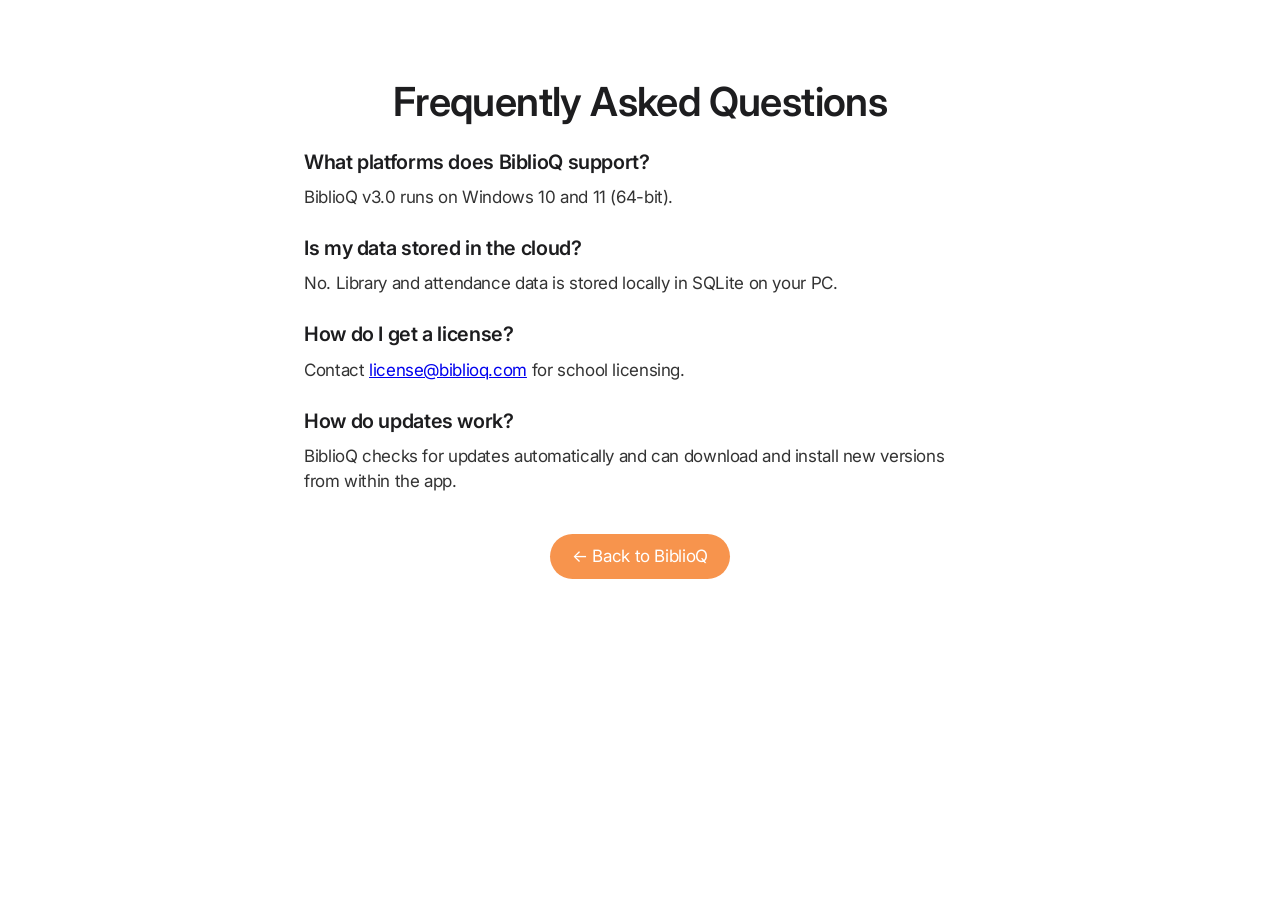
<file: website/faq.html>
<!DOCTYPE html>
<html lang="en">
<head>
  <meta charset="UTF-8">
  <meta name="viewport" content="width=device-width, initial-scale=1.0">
  <title>FAQ — BiblioQ</title>
  <link href="https://fonts.googleapis.com/css2?family=Inter:wght@400;600&display=swap" rel="stylesheet">
  <link rel="stylesheet" href="css/style.css">
</head>
<body>
  <div class="stub-page" style="text-align:left;max-width:720px;">
    <h1 class="display-lg" style="text-align:center;">Frequently Asked Questions</h1>

    <h3 style="margin:24px 0 8px;color:var(--ink);">What platforms does BiblioQ support?</h3>
    <p>BiblioQ v3.0 runs on Windows 10 and 11 (64-bit).</p>

    <h3 style="margin:24px 0 8px;color:var(--ink);">Is my data stored in the cloud?</h3>
    <p>No. Library and attendance data is stored locally in SQLite on your PC.</p>

    <h3 style="margin:24px 0 8px;color:var(--ink);">How do I get a license?</h3>
    <p>Contact <a href="mailto:license@biblioq.com">license@biblioq.com</a> for school licensing.</p>

    <h3 style="margin:24px 0 8px;color:var(--ink);">How do updates work?</h3>
    <p>BiblioQ checks for updates automatically and can download and install new versions from within the app.</p>

    <p style="text-align:center;margin-top:40px;">
      <a class="btn btn-primary" href="index.html">&larr; Back to BiblioQ</a>
    </p>
  </div>
</body>
</html>
</file>
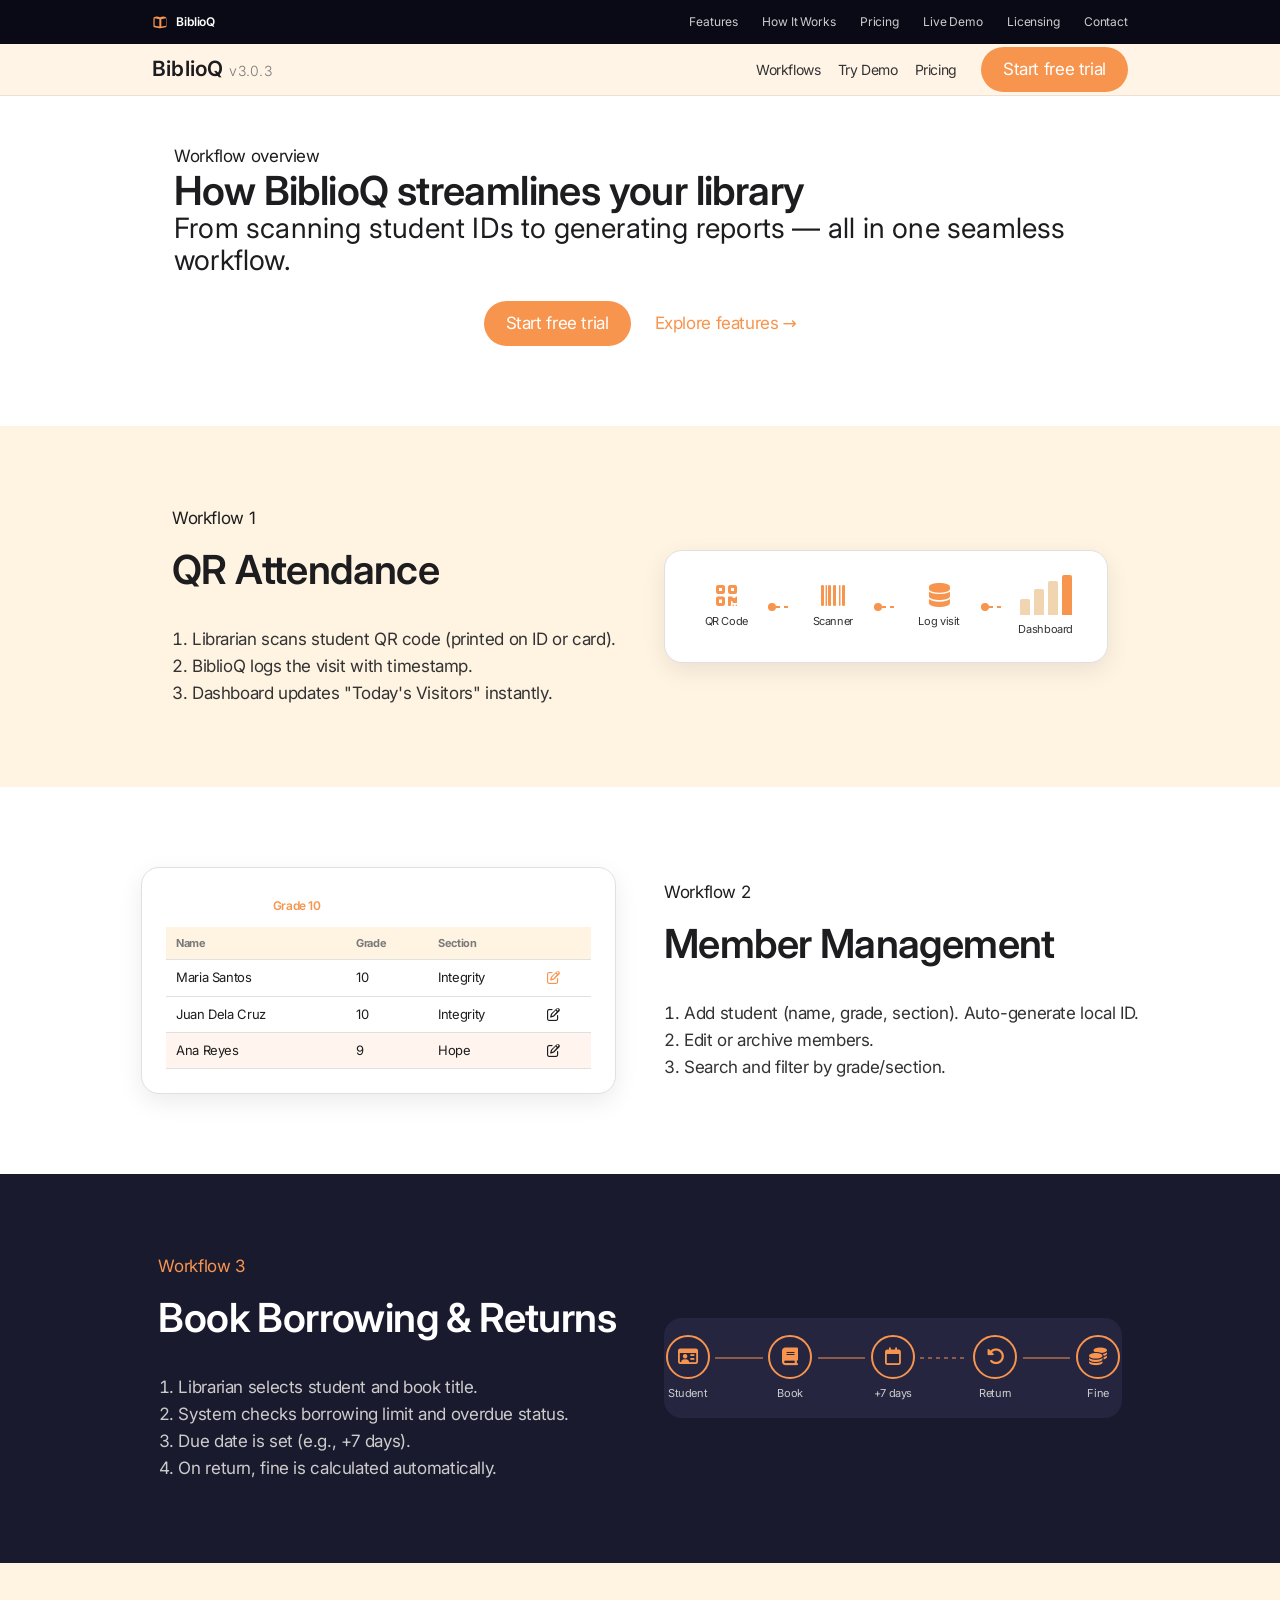
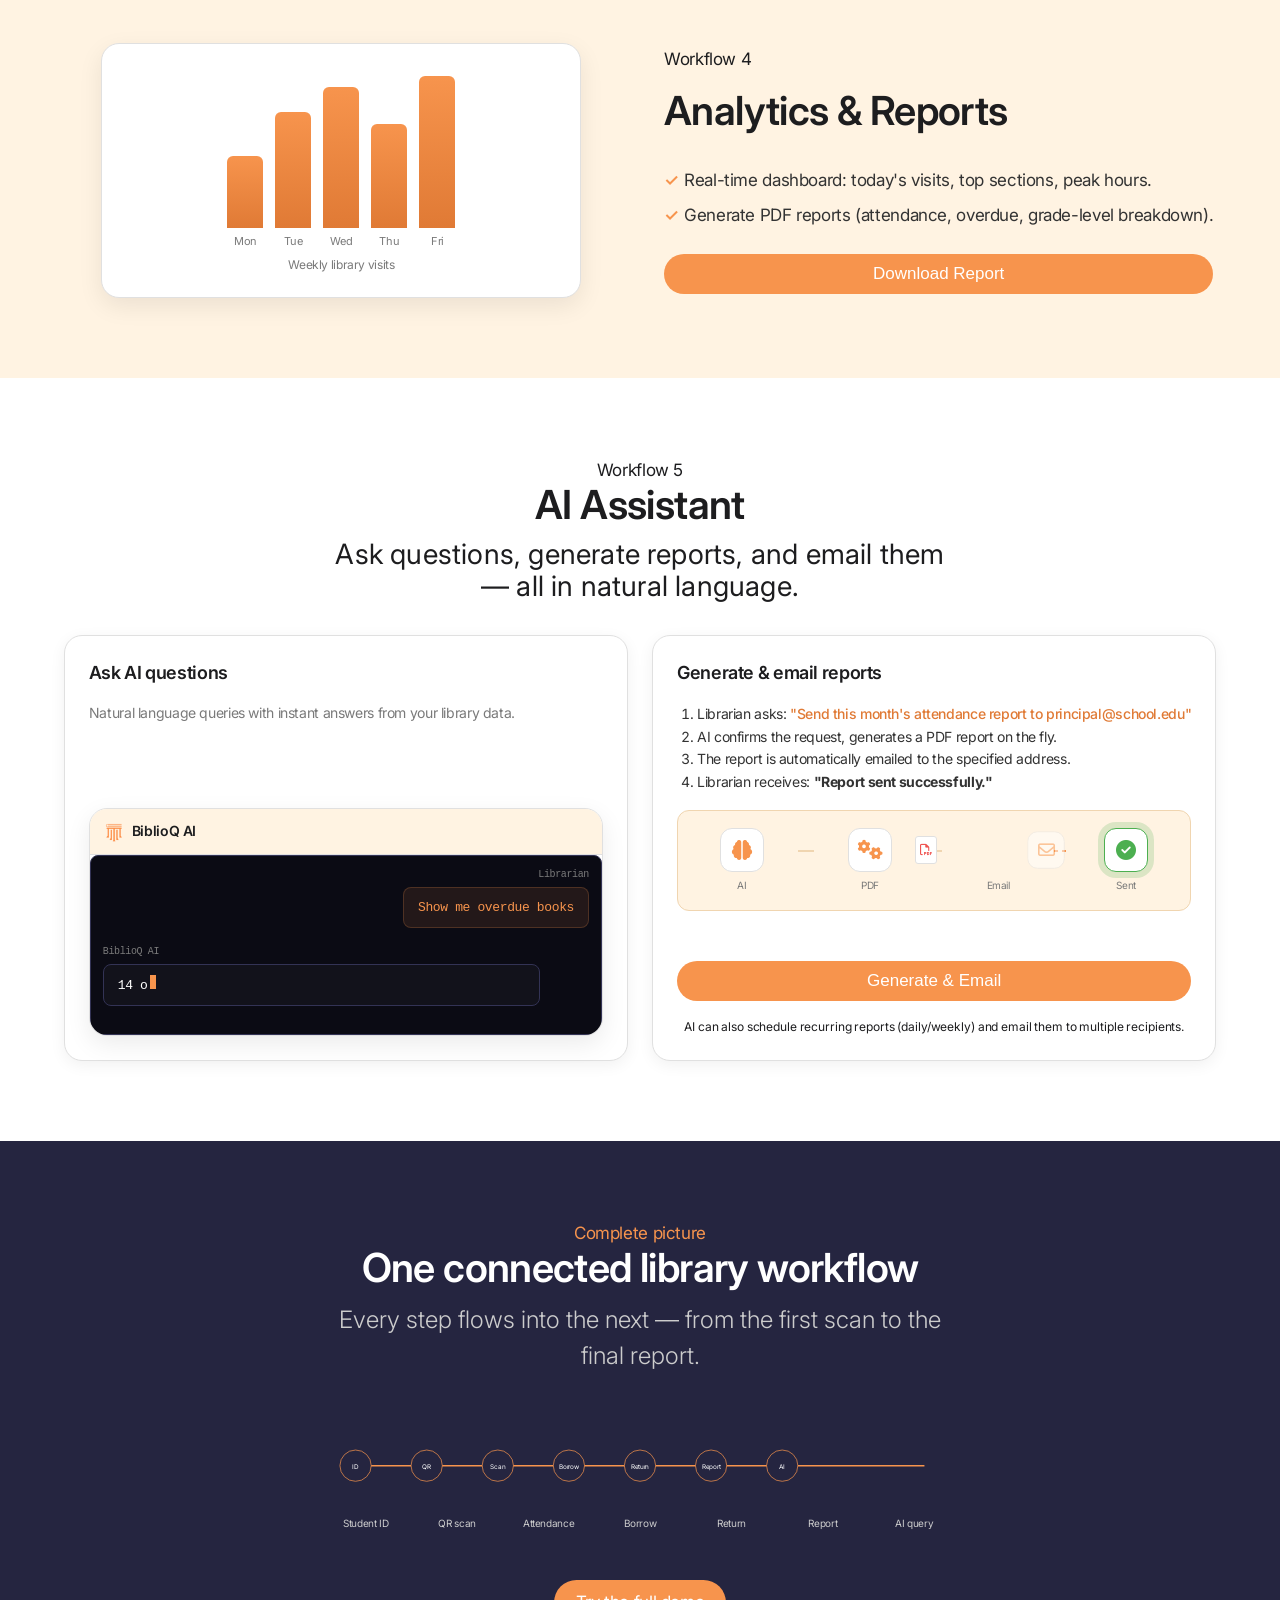
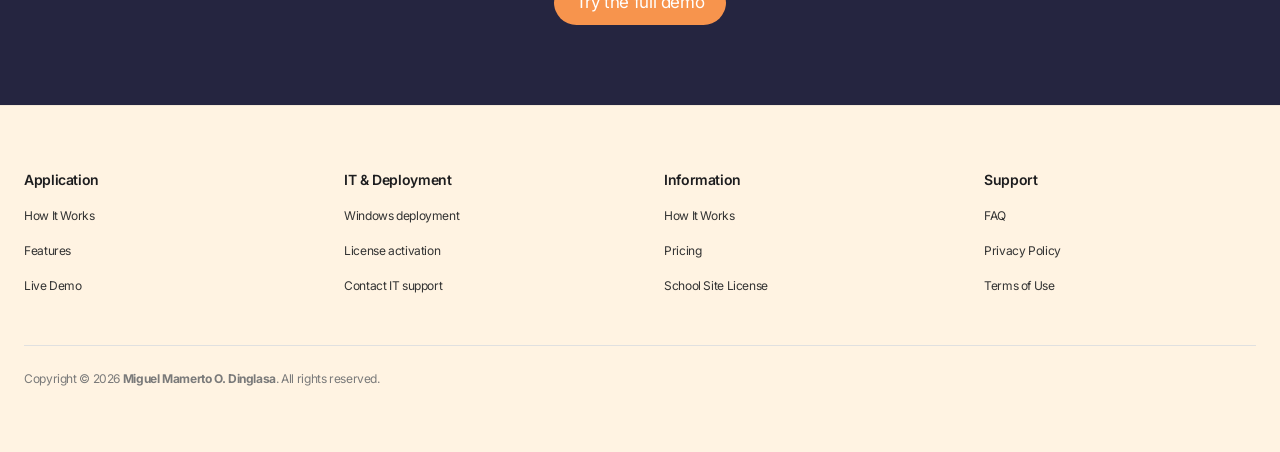
<file: website/how-it-works.html>
<!DOCTYPE html>
<html lang="en">
<head>
  <meta charset="UTF-8">
  <meta name="viewport" content="width=device-width, initial-scale=1.0">
  <title>How BiblioQ Works — Smart Library Workflows</title>
  <meta name="description" content="See how BiblioQ handles QR attendance, member management, book lending, analytics, and AI — step by step.">
  <link rel="preconnect" href="https://fonts.googleapis.com">
  <link rel="preconnect" href="https://fonts.gstatic.com" crossorigin>
  <link href="https://fonts.googleapis.com/css2?family=Inter:wght@300;400;600;700&display=swap" rel="stylesheet">
  <link rel="stylesheet" href="https://cdnjs.cloudflare.com/ajax/libs/font-awesome/6.5.1/css/all.min.css" crossorigin="anonymous">
  <link rel="stylesheet" href="css/style.css">
  <link rel="icon" href="assets/icons/LOGO_ORNGE.png" type="image/png">
</head>
<body class="hiw-page">

  <nav class="global-nav">
    <div class="global-nav-content">
      <a href="index.html" class="global-nav-brand">
        <svg viewBox="0 0 24 24" aria-hidden="true">
          <path d="M21 5c-1.11-.9-2.58-1.4-4-1.4-1.74 0-3.41.51-4.88 1.4L12 5.12 11.88 5c-1.47-.89-3.14-1.4-4.88-1.4-1.42 0-2.89.5-4 1.4-.54.36-.88.98-.88 1.66v11.75c0 .76.54 1.42 1.28 1.56l7.85 1.57c.42.08.85.08 1.27 0l7.85-1.57c.74-.14 1.28-.8 1.28-1.56V6.66c0-.68-.34-1.3-.88-1.66zM11 18.91l-7-1.4V6.5l7 1.4v11.01zm10-1.4l-7 1.4V7.9l7-1.4v11.01z"/>
        </svg>
        BiblioQ
      </a>
      <ul class="global-nav-links" id="globalNavLinks">
        <li><a href="index.html#features">Features</a></li>
        <li><a href="how-it-works.html">How It Works</a></li>
        <li><a href="index.html#pricing">Pricing</a></li>
        <li><a href="demo.html">Live Demo</a></li>
        <li><a href="index.html#licensing">Licensing</a></li>
        <li><a href="mailto:albert.dinglasa50@gmail.com">Contact</a></li>
      </ul>
      <button class="global-nav-toggle" id="globalNavToggle" aria-label="Toggle Navigation">☰</button>
    </div>
  </nav>

  <nav class="sub-nav">
    <div class="sub-nav-content">
      <a href="index.html" class="sub-nav-brand">BiblioQ<span data-version>v3.0.3</span></a>
      <div class="sub-nav-actions">
        <ul class="sub-nav-links">
          <li><a href="how-it-works.html">Workflows</a></li>
          <li><a href="demo.html">Try Demo</a></li>
          <li><a href="index.html#pricing">Pricing</a></li>
        </ul>
        <a class="btn-primary" href="demo.html">Start free trial</a>
      </div>
    </div>
  </nav>

  <!-- 1. Hero -->
  <header class="tile tile-light hiw-hero">
    <div class="grid-container text-container hiw-reveal is-visible">
      <p class="eyebrow">Workflow overview</p>
      <h1 class="display-lg">How BiblioQ streamlines your library</h1>
      <p class="lead">From scanning student IDs to generating reports — all in one seamless workflow.</p>
      <div class="cta-group">
        <a class="btn-primary" href="demo.html">Start free trial</a>
        <a href="index.html#features" class="text-link">Explore features</a>
      </div>
    </div>
  </header>

  <!-- 2. QR Attendance -->
  <section class="tile tile-parchment" id="hiw-attendance">
    <div class="grid-container">
      <div class="split-layout hiw-reveal" data-hiw-reveal>
        <div class="split-text">
          <p class="eyebrow">Workflow 1</p>
          <h2 class="display-lg">QR Attendance</h2>
          <ol class="hiw-steps-list">
            <li>Librarian scans student QR code (printed on ID or card).</li>
            <li>BiblioQ logs the visit with timestamp.</li>
            <li>Dashboard updates "Today's Visitors" instantly.</li>
          </ol>
        </div>
        <div class="split-visual">
          <div class="hiw-diagram hiw-flow-qr" aria-hidden="true">
            <div class="hiw-flow-node hiw-flow-node--qr">
              <i class="fa-solid fa-qrcode"></i>
              <span>QR Code</span>
            </div>
            <div class="hiw-flow-arrow"><span class="hiw-flow-dot"></span></div>
            <div class="hiw-flow-node hiw-flow-node--scan">
              <i class="fa-solid fa-barcode"></i>
              <span class="hiw-beam"></span>
              <span>Scanner</span>
            </div>
            <div class="hiw-flow-arrow"><span class="hiw-flow-dot"></span></div>
            <div class="hiw-flow-node hiw-flow-node--db">
              <i class="fa-solid fa-database"></i>
              <span>Log visit</span>
            </div>
            <div class="hiw-flow-arrow"><span class="hiw-flow-dot"></span></div>
            <div class="hiw-flow-node hiw-flow-node--chart">
              <div class="hiw-mini-chart">
                <div class="hiw-mini-chart__bar" style="--h:40%"></div>
                <div class="hiw-mini-chart__bar" style="--h:65%"></div>
                <div class="hiw-mini-chart__bar" style="--h:85%"></div>
                <div class="hiw-mini-chart__bar hiw-mini-chart__bar--rise" style="--h:100%"></div>
              </div>
              <span>Dashboard</span>
            </div>
          </div>
        </div>
      </div>
    </div>
  </section>

  <!-- 3. Member Management -->
  <section class="tile tile-light" id="hiw-members">
    <div class="grid-container">
      <div class="split-layout hiw-split--reverse hiw-reveal" data-hiw-reveal>
        <div class="split-text">
          <p class="eyebrow">Workflow 2</p>
          <h2 class="display-lg">Member Management</h2>
          <ol class="hiw-steps-list">
            <li>Add student (name, grade, section). Auto-generate local ID.</li>
            <li>Edit or archive members.</li>
            <li>Search and filter by grade/section.</li>
          </ol>
        </div>
        <div class="split-visual">
          <div class="hiw-diagram hiw-mock-table" id="hiw-mock-table">
            <div class="hiw-mock-table__toolbar">
              <select class="hiw-mock-filter" id="hiw-mock-filter" aria-hidden="true">
                <option>All Grades</option>
                <option selected>Grade 10</option>
              </select>
              <span class="hiw-mock-filter-label">Grade 10</span>
            </div>
            <table>
              <thead><tr><th>Name</th><th>Grade</th><th>Section</th><th></th></tr></thead>
              <tbody id="hiw-mock-tbody">
                <tr><td>Maria Santos</td><td>10</td><td>Integrity</td><td><i class="fa-regular fa-pen-to-square hiw-edit-icon"></i></td></tr>
                <tr><td>Juan Dela Cruz</td><td>10</td><td>Integrity</td><td><i class="fa-regular fa-pen-to-square"></i></td></tr>
              </tbody>
            </table>
          </div>
        </div>
      </div>
    </div>
  </section>

  <!-- 4. Book Borrowing -->
  <section class="tile tile-dark" id="hiw-borrowing">
    <div class="grid-container">
      <div class="split-layout hiw-reveal" data-hiw-reveal>
        <div class="split-text">
          <p class="eyebrow" style="color:var(--primary);">Workflow 3</p>
          <h2 class="display-lg">Book Borrowing &amp; Returns</h2>
          <ol class="hiw-steps-list hiw-steps-list--dark">
            <li>Librarian selects student and book title.</li>
            <li>System checks borrowing limit and overdue status.</li>
            <li>Due date is set (e.g., +7 days).</li>
            <li>On return, fine is calculated automatically.</li>
          </ol>
        </div>
        <div class="split-visual">
          <div class="hiw-diagram hiw-borrow-timeline" aria-hidden="true">
            <div class="hiw-timeline-step">
              <div class="hiw-timeline-icon"><i class="fa-regular fa-id-card"></i></div>
              <span>Student</span>
            </div>
            <div class="hiw-timeline-connector"></div>
            <div class="hiw-timeline-step">
              <div class="hiw-timeline-icon"><i class="fa-solid fa-book"></i></div>
              <span>Book</span>
            </div>
            <div class="hiw-timeline-connector"></div>
            <div class="hiw-timeline-step">
              <div class="hiw-timeline-icon"><i class="fa-regular fa-calendar"></i></div>
              <span>+7 days</span>
            </div>
            <div class="hiw-timeline-connector hiw-timeline-connector--return"></div>
            <div class="hiw-timeline-step">
              <div class="hiw-timeline-icon"><i class="fa-solid fa-rotate-left"></i></div>
              <span>Return</span>
            </div>
            <div class="hiw-timeline-connector"></div>
            <div class="hiw-timeline-step hiw-timeline-step--fine">
              <div class="hiw-timeline-icon"><i class="fa-solid fa-coins"></i></div>
              <span>Fine</span>
            </div>
          </div>
        </div>
      </div>
    </div>
  </section>

  <!-- 5. Analytics -->
  <section class="tile tile-parchment" id="hiw-analytics">
    <div class="grid-container">
      <div class="split-layout hiw-split--reverse hiw-reveal" data-hiw-reveal>
        <div class="split-text">
          <p class="eyebrow">Workflow 4</p>
          <h2 class="display-lg">Analytics &amp; Reports</h2>
          <ul class="hiw-steps-list hiw-steps-list--plain">
            <li>Real-time dashboard: today's visits, top sections, peak hours.</li>
            <li>Generate PDF reports (attendance, overdue, grade-level breakdown).</li>
          </ul>
          <button type="button" class="btn-primary" id="hiw-download-report">Download Report</button>
        </div>
        <div class="split-visual">
          <div class="hiw-diagram hiw-bar-chart" id="hiw-bar-chart" aria-hidden="true">
            <div class="hiw-bar-chart__bars">
              <div class="hiw-bar" data-h="45"><span>Mon</span></div>
              <div class="hiw-bar" data-h="72"><span>Tue</span></div>
              <div class="hiw-bar" data-h="88"><span>Wed</span></div>
              <div class="hiw-bar" data-h="65"><span>Thu</span></div>
              <div class="hiw-bar" data-h="95"><span>Fri</span></div>
            </div>
            <p class="hiw-bar-chart__label">Weekly library visits</p>
          </div>
        </div>
      </div>
    </div>
  </section>

  <!-- 6. AI Assistant -->
  <section class="tile tile-light" id="hiw-ai">
    <div class="grid-container">
      <div class="hiw-section-intro hiw-reveal" data-hiw-reveal>
        <p class="eyebrow">Workflow 5</p>
        <h2 class="display-lg">AI Assistant</h2>
        <p class="lead" style="max-width:640px;margin:var(--spacing-sm) auto 0;">Ask questions, generate reports, and email them — all in natural language.</p>
      </div>

      <div class="hiw-ai-duo hiw-reveal" data-hiw-reveal>
        <!-- Left: chat demo -->
        <article class="hiw-ai-card">
          <h3 class="hiw-ai-card__title">Ask AI questions</h3>
          <p class="hiw-ai-card__sub">Natural language queries with instant answers from your library data.</p>
          <div class="hiw-ai-widget">
            <div class="hiw-ai-widget__header">
              <img src="assets/icons/LOGO_ORNGE.png" alt="" width="20" height="20">
              <span>BiblioQ AI</span>
            </div>
            <div class="ai-chat-history hiw-ai-chat" id="hiw-ai-chat"></div>
          </div>
        </article>

        <!-- Right: generate & email -->
        <article class="hiw-ai-card">
          <h3 class="hiw-ai-card__title">Generate &amp; email reports</h3>
          <ol class="hiw-steps-list hiw-steps-list--compact">
            <li>Librarian asks: <em>"Send this month's attendance report to principal@school.edu"</em></li>
            <li>AI confirms the request, generates a PDF report on the fly.</li>
            <li>The report is automatically emailed to the specified address.</li>
            <li>Librarian receives: <strong>"Report sent successfully."</strong></li>
          </ol>
          <div class="hiw-email-stage" id="hiw-email-anim" aria-hidden="true">
            <div class="hiw-email-step hiw-email-step--source">
              <div class="hiw-email-icon hiw-email-icon--brain"><i class="fa-solid fa-brain"></i></div>
              <span>AI</span>
            </div>
            <div class="hiw-email-connector"></div>
            <div class="hiw-email-step hiw-email-step--pdf">
              <div class="hiw-email-icon hiw-email-icon--gear">
                <i class="fa-solid fa-gears"></i>
                <span class="hiw-email-paper"><i class="fa-regular fa-file-pdf"></i></span>
              </div>
              <span>PDF</span>
            </div>
            <div class="hiw-email-connector"></div>
            <div class="hiw-email-step hiw-email-step--mail">
              <div class="hiw-email-icon hiw-email-icon--envelope"><i class="fa-regular fa-envelope"></i></div>
              <span>Email</span>
            </div>
            <div class="hiw-email-connector hiw-email-connector--fly"></div>
            <div class="hiw-email-step hiw-email-step--done">
              <div class="hiw-email-icon hiw-email-icon--check"><i class="fa-solid fa-circle-check"></i></div>
              <span>Sent</span>
            </div>
          </div>
          <p class="hiw-email-status" id="hiw-email-status" aria-live="polite"></p>
          <button type="button" class="btn-primary hiw-email-demo-btn" id="hiw-email-demo-btn">Generate &amp; Email</button>
          <p class="hiw-callout fine-print">AI can also schedule recurring reports (daily/weekly) and email them to multiple recipients.</p>
        </article>
      </div>
    </div>
  </section>

  <!-- 7. End-to-End Summary -->
  <section class="tile tile-dark-2" id="hiw-summary">
    <div class="grid-container text-container">
      <div class="hiw-reveal" data-hiw-reveal style="text-align:center;margin-bottom:var(--spacing-xl);">
        <p class="eyebrow" style="color:var(--primary);">Complete picture</p>
        <h2 class="display-lg">One connected library workflow</h2>
        <p class="lead-airy" style="color:var(--body-muted);max-width:640px;margin:var(--spacing-sm) auto 0;">Every step flows into the next — from the first scan to the final report.</p>
      </div>
      <div class="hiw-e2e-wrap hiw-reveal" data-hiw-reveal data-hiw-e2e>
        <svg class="hiw-e2e-svg" viewBox="0 0 900 120" aria-hidden="true">
          <path class="hiw-e2e-path" d="M 50 60 L 150 60 L 250 60 L 350 60 L 450 60 L 550 60 L 650 60 L 750 60 L 850 60" fill="none" stroke="#F7944D" stroke-width="2" stroke-dasharray="8 6"/>
          <circle class="hiw-e2e-dot" r="6" fill="#F7944D" cx="50" cy="60"/>
          <g class="hiw-e2e-node" transform="translate(50,60)"><circle r="22" fill="#252540" stroke="#F7944D"/><text y="5" text-anchor="middle" fill="#fff" font-size="9">ID</text></g>
          <g class="hiw-e2e-node" transform="translate(150,60)"><circle r="22" fill="#252540" stroke="#F7944D"/><text y="5" text-anchor="middle" fill="#fff" font-size="9">QR</text></g>
          <g class="hiw-e2e-node" transform="translate(250,60)"><circle r="22" fill="#252540" stroke="#F7944D"/><text y="5" text-anchor="middle" fill="#fff" font-size="9">Scan</text></g>
          <g class="hiw-e2e-node" transform="translate(350,60)"><circle r="22" fill="#252540" stroke="#F7944D"/><text y="5" text-anchor="middle" fill="#fff" font-size="9">Borrow</text></g>
          <g class="hiw-e2e-node" transform="translate(450,60)"><circle r="22" fill="#252540" stroke="#F7944D"/><text y="5" text-anchor="middle" fill="#fff" font-size="9">Return</text></g>
          <g class="hiw-e2e-node" transform="translate(550,60)"><circle r="22" fill="#252540" stroke="#F7944D"/><text y="5" text-anchor="middle" fill="#fff" font-size="9">Report</text></g>
          <g class="hiw-e2e-node" transform="translate(650,60)"><circle r="22" fill="#252540" stroke="#F7944D"/><text y="5" text-anchor="middle" fill="#fff" font-size="9">AI</text></g>
        </svg>
        <div class="hiw-e2e-labels">
          <span>Student ID</span><span>QR scan</span><span>Attendance</span><span>Borrow</span><span>Return</span><span>Report</span><span>AI query</span>
        </div>
      </div>
      <div class="hiw-summary-cta hiw-reveal" data-hiw-reveal>
        <a class="btn-primary" href="demo.html">Try the full demo</a>
      </div>
    </div>
  </section>

  <div class="landing-toast" id="hiwToast" role="status" aria-live="polite"></div>

  <footer class="footer">
    <div class="grid-container">
      <div class="footer-nav-grid">
        <div class="footer-col">
          <h4>Application</h4>
          <ul>
            <li><a href="how-it-works.html">How It Works</a></li>
            <li><a href="index.html#features">Features</a></li>
            <li><a href="demo.html">Live Demo</a></li>
          </ul>
        </div>
        <div class="footer-col">
          <h4>IT &amp; Deployment</h4>
          <ul>
            <li><a href="index.html#it">Windows deployment</a></li>
            <li><a href="index.html#licensing">License activation</a></li>
            <li><a href="mailto:license@biblioq.com">Contact IT support</a></li>
          </ul>
        </div>
        <div class="footer-col">
          <h4>Information</h4>
          <ul>
            <li><a href="how-it-works.html">How It Works</a></li>
            <li><a href="index.html#pricing">Pricing</a></li>
            <li><a href="index.html#licensing">School Site License</a></li>
          </ul>
        </div>
        <div class="footer-col">
          <h4>Support</h4>
          <ul>
            <li><a href="faq.html">FAQ</a></li>
            <li><a href="legal/privacy.html">Privacy Policy</a></li>
            <li><a href="legal/terms.html">Terms of Use</a></li>
          </ul>
        </div>
      </div>
      <div class="footer-legal-row">
        <p>Copyright © 2026 <strong>Miguel Mamerto O. Dinglasa</strong>. All rights reserved.</p>
      </div>
    </div>
  </footer>

  <script src="js/main.js"></script>
  <script src="js/how-it-works.js"></script>
</body>
</html>
</file>
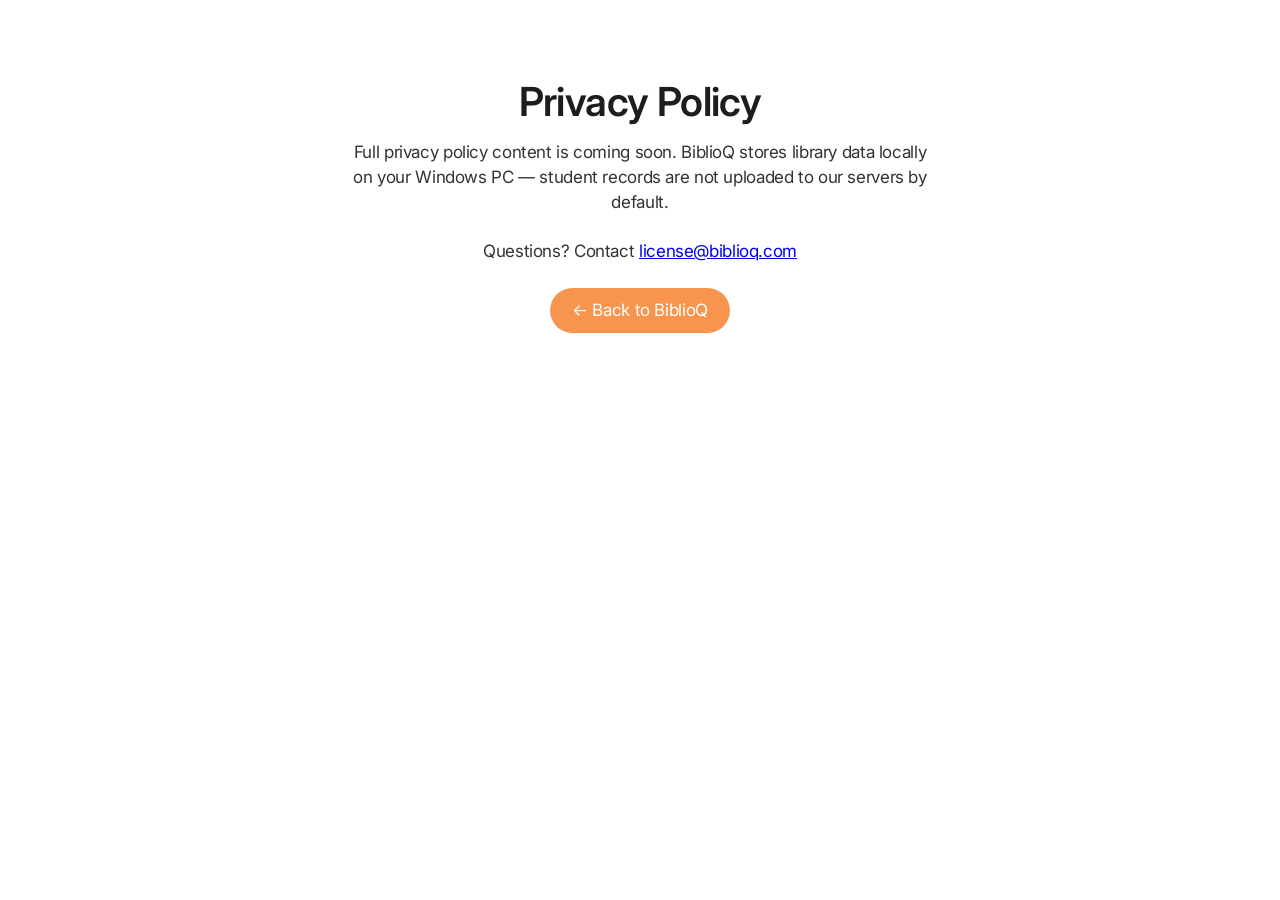
<file: website/legal/privacy.html>
<!DOCTYPE html>
<html lang="en">
<head>
  <meta charset="UTF-8">
  <meta name="viewport" content="width=device-width, initial-scale=1.0">
  <title>Privacy Policy — BiblioQ</title>
  <link href="https://fonts.googleapis.com/css2?family=Inter:wght@400;600&display=swap" rel="stylesheet">
  <link rel="stylesheet" href="../css/style.css">
</head>
<body>
  <div class="stub-page">
    <h1 class="display-lg">Privacy Policy</h1>
    <p>Full privacy policy content is coming soon. BiblioQ stores library data locally on your Windows PC — student records are not uploaded to our servers by default.</p>
    <p>Questions? Contact <a href="mailto:license@biblioq.com">license@biblioq.com</a></p>
    <a class="btn btn-primary" href="../index.html">&larr; Back to BiblioQ</a>
  </div>
</body>
</html>
</file>
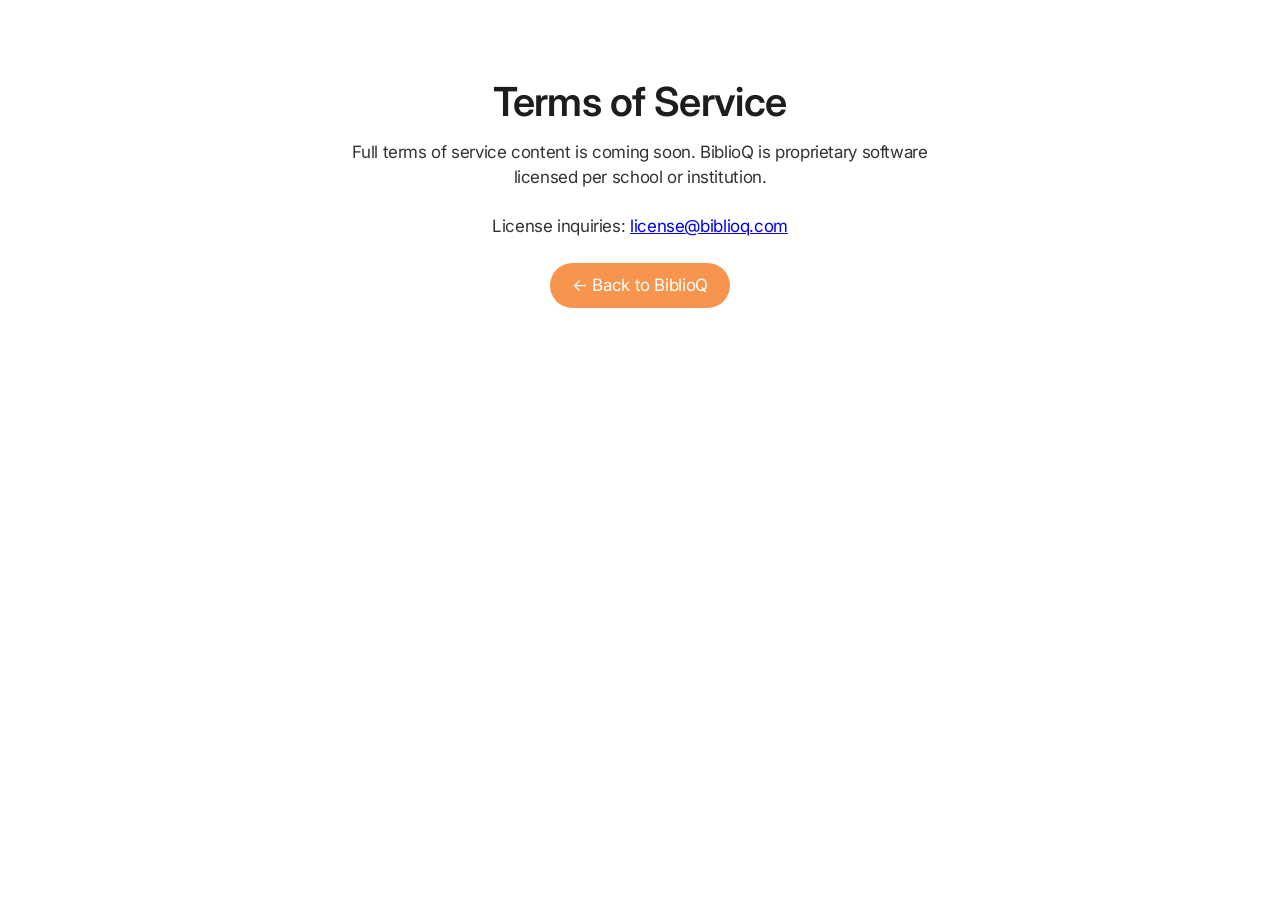
<file: website/legal/terms.html>
<!DOCTYPE html>
<html lang="en">
<head>
  <meta charset="UTF-8">
  <meta name="viewport" content="width=device-width, initial-scale=1.0">
  <title>Terms of Service — BiblioQ</title>
  <link href="https://fonts.googleapis.com/css2?family=Inter:wght@400;600&display=swap" rel="stylesheet">
  <link rel="stylesheet" href="../css/style.css">
</head>
<body>
  <div class="stub-page">
    <h1 class="display-lg">Terms of Service</h1>
    <p>Full terms of service content is coming soon. BiblioQ is proprietary software licensed per school or institution.</p>
    <p>License inquiries: <a href="mailto:license@biblioq.com">license@biblioq.com</a></p>
    <a class="btn btn-primary" href="../index.html">&larr; Back to BiblioQ</a>
  </div>
</body>
</html>
</file>
<file: website/css/style.css>
@import url('https://fonts.googleapis.com/css2?family=Inter:wght@300;400;600;700&display=swap');

/* =====================================================================
   1. Design System Tokens (Variables)
   ===================================================================== */
:root {
  /* BiblioQ app chrome (demo surfaces) */
  --sidebar-bg: #FF8C42;
  --sidebar-highlight: #FFE9C5;
  --app-bg: #FFF3E2;
  --green: #4CAF50;
  --red: #EF5350;
  --blue: #2196F3;
  --chat-w: 380px;
  --chat-h: 520px;
  --font: "Inter", system-ui, -apple-system, BlinkMacSystemFont, sans-serif;

  /* Colors */
  --primary: #F7944D;                 /* BiblioQ Orange */
  --primary-focus: #E07A35;           /* Darker Orange */
  --primary-on-dark: #F7944D;         /* Orange accent on dark */
  --ink: #1D1D1F;                     /* Dark charcoal text */
  --body: #1D1D1F;
  --body-on-dark: #FFFFFF;
  --body-muted: #CCCCCC;
  --ink-muted-80: #333333;
  --ink-muted-48: #7A7A7A;
  --divider-soft: rgba(0, 0, 0, 0.04);
  --hairline: #E0E0E0;
  --hairline-on-dark: #333355;
  --canvas: #FFFFFF;
  --canvas-parchment: #FFF3E2;        /* BiblioQ warm cream */
  --surface-pearl: #FAFAFC;
  --surface-tile-1: #1A1A2E;          /* BiblioQ Dark Navy */
  --surface-tile-2: #252540;          /* Slightly lighter Navy */
  --surface-tile-3: #0F0F1A;          /* Deepest Navy */
  --surface-black: #0A0A16;           /* Global nav bar background */
  --surface-chip-translucent: rgba(210, 210, 215, 0.64);
  --on-primary: #FFFFFF;
  --on-dark: #FFFFFF;

  /* Spacing */
  --spacing-xxs: 4px;
  --spacing-xs: 8px;
  --spacing-sm: 12px;
  --spacing-md: 17px;
  --spacing-lg: 24px;
  --spacing-xl: 32px;
  --spacing-xxl: 48px;
  --spacing-section: 80px;

  /* Border Radii */
  --radius-none: 0px;
  --radius-xs: 5px;
  --radius-sm: 8px;
  --radius-md: 11px;
  --radius-lg: 18px;
  --radius-pill: 9999px;

  /* Animation Speeds */
  --transition-fast: 0.15s;
  --transition-normal: 0.3s;
}

/* =====================================================================
   2. Reset & Typography Foundations
   ===================================================================== */
* {
  box-sizing: border-box;
  margin: 0;
  padding: 0;
}

html {
  font-family: 'Inter', system-ui, -apple-system, BlinkMacSystemFont, "Segoe UI", Roboto, sans-serif;
  scroll-behavior: smooth;
  background-color: var(--canvas);
  color: var(--body);
  -webkit-font-smoothing: antialiased;
  -moz-osx-font-smoothing: grayscale;
}

body {
  font-size: 17px;
  line-height: 1.47;
  letter-spacing: -0.374px;
  color: var(--body);
  overflow-x: hidden;
}

h1, h2, h3, h4 {
  font-weight: 600;
  color: var(--ink);
}

/* =====================================================================
   3. Custom Typography Classes (Apple tightness)
   ===================================================================== */
.hero-display {
  font-size: 56px;
  line-height: 1.07;
  letter-spacing: -0.025em; /* Signature tight */
}

.display-lg {
  font-size: 40px;
  line-height: 1.1;
  letter-spacing: -0.015em;
}

.display-md {
  font-size: 34px;
  line-height: 1.25;
  letter-spacing: -0.015em;
}

.lead {
  font-size: 28px;
  line-height: 1.14;
  letter-spacing: 0.007em;
}

.lead-airy {
  font-size: 24px;
  font-weight: 300;
  line-height: 1.5;
  letter-spacing: 0;
}

.tagline {
  font-size: 21px;
  line-height: 1.19;
  letter-spacing: 0.01em;
}

.body-strong {
  font-size: 17px;
  font-weight: 600;
  letter-spacing: -0.374px;
}

.caption {
  font-size: 14px;
  line-height: 1.43;
  letter-spacing: -0.224px;
}

.caption-strong {
  font-size: 14px;
  font-weight: 600;
  line-height: 1.29;
  letter-spacing: -0.224px;
}

.fine-print {
  font-size: 12px;
  line-height: 1.33;
  letter-spacing: -0.12px;
}

.micro-legal {
  font-size: 10px;
  line-height: 1.3;
  letter-spacing: -0.08px;
}

/* =====================================================================
   4. Layout Containers
   ===================================================================== */
.grid-container {
  max-width: 1440px;
  margin: 0 auto;
  padding: 0 var(--spacing-lg);
}

.text-container {
  max-width: 980px;
  margin: 0 auto;
}

/* Full bleed alternate blocks */
.tile {
  width: 100%;
  padding: var(--spacing-section) 0;
  border: none;
  position: relative;
  display: flex;
  flex-direction: column;
  justify-content: center;
}

.tile-light {
  background-color: var(--canvas);
  color: var(--ink);
}

.tile-parchment {
  background-color: var(--canvas-parchment);
  color: var(--ink);
}

.tile-dark {
  background-color: var(--surface-tile-1);
  color: var(--body-on-dark);
}

.tile-dark h1, .tile-dark h2, .tile-dark h3, .tile-dark h4 {
  color: var(--body-on-dark);
}

.tile-dark-2 {
  background-color: var(--surface-tile-2);
  color: var(--body-on-dark);
}

.tile-dark-2 h1, .tile-dark-2 h2, .tile-dark-2 h3, .tile-dark-2 h4 {
  color: var(--body-on-dark);
}

/* =====================================================================
   5. UI Chrome Components
   ===================================================================== */
/* Global Nav (Black thin bar) */
.global-nav {
  background-color: var(--surface-black);
  height: 44px;
  color: var(--on-dark);
  position: relative;
  z-index: 100;
  font-size: 12px;
}

.global-nav-content {
  max-width: 1024px;
  margin: 0 auto;
  height: 100%;
  display: flex;
  justify-content: space-between;
  align-items: center;
  padding: 0 var(--spacing-lg);
}

.global-nav-brand {
  display: flex;
  align-items: center;
  gap: var(--spacing-xs);
  text-decoration: none;
  color: var(--on-dark);
  font-weight: 600;
  letter-spacing: -0.12px;
}

.global-nav-brand svg {
  fill: var(--primary);
  width: 16px;
  height: 16px;
}

.global-nav-links {
  display: flex;
  list-style: none;
  gap: 24px;
}

.global-nav-links a {
  color: var(--body-muted);
  text-decoration: none;
  font-size: 12px;
  letter-spacing: -0.12px;
  transition: color var(--transition-fast);
}

.global-nav-links a:hover {
  color: var(--on-dark);
}

.global-nav-toggle {
  display: none;
  background: none;
  border: none;
  color: var(--on-dark);
  cursor: pointer;
  font-size: 16px;
}

/* Frosted Sub Nav */
.sub-nav {
  background-color: rgba(255, 243, 226, 0.85);
  backdrop-filter: saturate(180%) blur(20px);
  -webkit-backdrop-filter: saturate(180%) blur(20px);
  height: 52px;
  position: sticky;
  top: 0;
  z-index: 99;
  border-bottom: 1px solid rgba(0, 0, 0, 0.08);
}

.sub-nav-content {
  max-width: 1024px;
  margin: 0 auto;
  height: 100%;
  display: flex;
  justify-content: space-between;
  align-items: center;
  padding: 0 var(--spacing-lg);
}

.sub-nav-brand {
  font-weight: 600;
  font-size: 21px;
  letter-spacing: 0.01em;
  color: var(--ink);
  text-decoration: none;
}

.sub-nav-brand span {
  font-weight: 300;
  font-size: 14px;
  color: var(--ink-muted-48);
  margin-left: 6px;
}

.sub-nav-actions {
  display: flex;
  align-items: center;
  gap: var(--spacing-lg);
}

.sub-nav-links {
  display: flex;
  gap: var(--spacing-md);
  list-style: none;
}

.sub-nav-links a {
  color: var(--ink-muted-80);
  font-size: 14px;
  text-decoration: none;
  transition: color var(--transition-fast);
}

.sub-nav-links a:hover {
  color: var(--primary);
}

/* =====================================================================
   6. Buttons & Interactive Links
   ===================================================================== */
/* Primary Capsule Button */
.btn-primary {
  background-color: var(--primary);
  color: var(--on-primary);
  border: none;
  outline: none;
  border-radius: var(--radius-pill);
  padding: 10px 22px;
  font-size: 17px;
  font-weight: 400;
  text-decoration: none;
  display: inline-block;
  cursor: pointer;
  transition: transform var(--transition-fast), background-color var(--transition-fast);
}

.btn-primary:active {
  transform: scale(0.95);
  background-color: var(--primary-focus);
}

.btn-primary:focus-visible {
  outline: 2px solid var(--primary-focus);
  outline-offset: 2px;
}

/* Secondary Ghost Capsule Button */
.btn-secondary {
  background-color: transparent;
  color: var(--primary);
  border: 1px solid var(--primary);
  outline: none;
  border-radius: var(--radius-pill);
  padding: 10px 22px;
  font-size: 17px;
  font-weight: 400;
  text-decoration: none;
  display: inline-block;
  cursor: pointer;
  transition: transform var(--transition-fast), background-color var(--transition-fast);
}

.btn-secondary:active {
  transform: scale(0.95);
  background-color: rgba(247, 148, 77, 0.05);
}

/* Compact Dark Utility Button */
.btn-dark {
  background-color: var(--ink);
  color: var(--on-dark);
  border: none;
  border-radius: var(--radius-sm);
  padding: 8px 15px;
  font-size: 14px;
  font-weight: 400;
  text-decoration: none;
  display: inline-block;
  cursor: pointer;
  transition: transform var(--transition-fast);
}

.btn-dark:active {
  transform: scale(0.95);
}

/* Pearl Capsule Button */
.btn-pearl {
  background-color: var(--surface-pearl);
  color: var(--ink-muted-80);
  border: 1px solid var(--hairline);
  border-radius: var(--radius-md);
  padding: 8px 14px;
  font-size: 14px;
  text-decoration: none;
  display: inline-block;
  cursor: pointer;
  transition: transform var(--transition-fast);
}

.btn-pearl:hover {
  background-color: #f0f0f5;
}

.btn-pearl:active {
  transform: scale(0.95);
}

/* Text Links */
.text-link {
  color: var(--primary);
  text-decoration: none;
  font-size: 17px;
  display: inline-flex;
  align-items: center;
  gap: 4px;
  transition: opacity var(--transition-fast);
}

.text-link:hover {
  text-decoration: underline;
}

.text-link::after {
  content: "→";
  font-family: system-ui;
}

.text-link-on-dark {
  color: var(--primary-on-dark);
}

/* =====================================================================
   7. Section-Specific Styles
   ===================================================================== */
/* Hero Section */
.hero-tile {
  text-align: center;
  padding-top: calc(var(--spacing-section) + 20px);
  padding-bottom: var(--spacing-section);
  background: var(--canvas);
}

.hero-tile .eyebrow {
  font-weight: 600;
  font-size: 21px;
  color: var(--primary);
  margin-bottom: var(--spacing-xs);
}

.hero-tile h1 {
  margin-bottom: var(--spacing-sm);
}

.hero-tile .subcopy {
  max-width: 730px;
  margin: 0 auto var(--spacing-xl) auto;
  color: var(--ink-muted-80);
  font-size: 21px;
  line-height: 1.38;
}

.hero-tile .cta-group {
  display: flex;
  justify-content: center;
  align-items: center;
  gap: var(--spacing-lg);
  margin-bottom: var(--spacing-xxl);
}

/* Product Mock Shadow (The single drop-shadow in the system) */
.product-mock {
  max-width: 960px;
  width: 100%;
  margin: 0 auto;
  border-radius: var(--radius-md);
  box-shadow: rgba(0, 0, 0, 0.22) 3px 5px 30px 0px; /* Only shadow on visual assets */
  background-color: var(--surface-tile-2);
  border: 1px solid var(--hairline-on-dark);
  overflow: hidden;
  display: flex;
  flex-direction: column;
}

.mock-window-header {
  height: 38px;
  background-color: var(--surface-tile-3);
  display: flex;
  align-items: center;
  padding: 0 var(--spacing-md);
  border-bottom: 1px solid var(--hairline-on-dark);
}

.mock-dots {
  display: flex;
  gap: 6px;
}

.mock-dot {
  width: 10px;
  height: 10px;
  border-radius: 50%;
  background-color: #33334d;
}

.mock-dot.red { background-color: #ff5f56; }
.mock-dot.yellow { background-color: #ffbd2e; }
.mock-dot.green { background-color: #27c93f; }

.mock-title {
  margin: 0 auto;
  font-size: 13px;
  color: var(--body-muted);
  font-family: monospace;
}

.mock-window-body {
  flex-grow: 1;
  padding: var(--spacing-lg);
  display: grid;
  grid-template-columns: 200px 1fr;
  min-height: 480px;
  background-color: #161625;
}

/* Sidebar Mock */
.mock-sidebar {
  border-right: 1px solid var(--hairline-on-dark);
  padding-right: var(--spacing-md);
  display: flex;
  flex-direction: column;
  gap: var(--spacing-sm);
}

.mock-sidebar-item {
  height: 32px;
  border-radius: var(--radius-sm);
  background-color: rgba(255, 255, 255, 0.03);
  display: flex;
  align-items: center;
  padding: 0 var(--spacing-sm);
  font-size: 13px;
  color: var(--body-muted);
  border: none;
  width: 100%;
  text-align: left;
  cursor: pointer;
  font-family: inherit;
}

.mock-sidebar-item.active {
  background-color: rgba(247, 148, 77, 0.15);
  color: var(--primary);
  font-weight: 600;
}

.mock-sidebar-brand {
  font-weight: 700;
  color: var(--on-dark);
  margin-bottom: var(--spacing-md);
  padding: 0 var(--spacing-sm);
  font-size: 15px;
  letter-spacing: -0.2px;
}

/* Dashboard Mock */
.mock-dashboard {
  padding-left: var(--spacing-lg);
  display: flex;
  flex-direction: column;
  gap: var(--spacing-lg);
}

.mock-metrics {
  display: grid;
  grid-template-columns: repeat(4, 1fr);
  gap: var(--spacing-md);
}

.mock-metric-card {
  background-color: var(--surface-tile-2);
  border: 1px solid var(--hairline-on-dark);
  border-radius: var(--radius-sm);
  padding: var(--spacing-md);
  display: flex;
  flex-direction: column;
  gap: 4px;
}

.mock-metric-label {
  font-size: 12px;
  color: var(--body-muted);
}

.mock-metric-val {
  font-size: 24px;
  font-weight: 600;
  color: var(--on-dark);
}

.mock-metric-val.highlight {
  color: var(--primary);
}

.mock-chart-panel {
  background-color: var(--surface-tile-2);
  border: 1px solid var(--hairline-on-dark);
  border-radius: var(--radius-sm);
  padding: var(--spacing-lg);
  flex-grow: 1;
  display: flex;
  flex-direction: column;
  gap: var(--spacing-sm);
}

.mock-chart-title {
  font-size: 14px;
  font-weight: 600;
  color: var(--on-dark);
}

.mock-chart-bars {
  display: flex;
  align-items: flex-end;
  justify-content: space-around;
  height: 180px;
  padding-top: var(--spacing-lg);
  border-bottom: 1px solid var(--hairline-on-dark);
}

.mock-chart-bar-wrap {
  display: flex;
  flex-direction: column;
  align-items: center;
  gap: var(--spacing-xs);
  width: 40px;
}

.mock-chart-bar {
  width: 16px;
  background-color: var(--primary);
  border-radius: 4px 4px 0 0;
  height: 0;
  transition: height 1s ease-out;
}

.mock-chart-label {
  font-size: 11px;
  color: var(--body-muted);
}

/* =====================================================================
   8. Interactive Live Simulator Section
   ===================================================================== */
.simulator-layout {
  display: grid;
  grid-template-columns: 1fr 1.2fr;
  gap: var(--spacing-xxl);
  align-items: start;
}

.simulator-pane {
  background-color: var(--surface-tile-2);
  border: 1px solid var(--hairline-on-dark);
  border-radius: var(--radius-lg);
  overflow: hidden;
  height: 520px;
  display: flex;
  flex-direction: column;
  box-shadow: rgba(0, 0, 0, 0.22) 3px 5px 30px 0px; /* Simulated product shadow */
}

.pane-header {
  height: 48px;
  background-color: var(--surface-tile-3);
  border-bottom: 1px solid var(--hairline-on-dark);
  display: flex;
  align-items: center;
  padding: 0 var(--spacing-lg);
  justify-content: space-between;
  position: relative;
}

.pane-title {
  font-size: 15px;
  font-weight: 600;
  color: var(--on-dark);
  display: flex;
  align-items: center;
  gap: 8px;
}

.pane-body {
  padding: var(--spacing-lg);
  flex-grow: 1;
  overflow: hidden;
  display: flex;
  flex-direction: column;
}

/* QR Scanner Panel */
.scanner-viewport {
  height: 200px;
  background-color: #0b0b14;
  border-radius: var(--radius-sm);
  position: relative;
  overflow: hidden;
  display: flex;
  justify-content: center;
  align-items: center;
  border: 1px solid var(--hairline-on-dark);
  margin-bottom: var(--spacing-md);
}

.scanner-video-feed {
  position: absolute;
  width: 100%;
  height: 100%;
  opacity: 0.15;
  background: radial-gradient(circle, #252540 10%, #0b0b14 100%);
}

.scanner-laser {
  position: absolute;
  width: 100%;
  height: 2px;
  background-color: #ff3b30;
  top: 0;
  left: 0;
  box-shadow: 0 0 10px #ff3b30;
  animation: laser-scan 4s infinite linear;
}

/* Animated Student Badge */
.scanner-badge {
  width: 140px;
  height: 90px;
  background-color: var(--canvas-parchment);
  border-radius: var(--radius-sm);
  z-index: 10;
  padding: var(--spacing-xs);
  display: flex;
  box-shadow: 0 10px 20px rgba(0,0,0,0.5);
  border: 1px solid var(--primary);
  animation: badge-move 6s infinite ease-in-out;
  transform: translateY(120px);
}

.badge-photo {
  width: 30px;
  height: 40px;
  background-color: #ddccbb;
  border-radius: 2px;
}

.badge-info {
  flex-grow: 1;
  padding-left: 8px;
  display: flex;
  flex-direction: column;
  justify-content: center;
  gap: 2px;
}

.badge-line {
  height: 4px;
  background-color: var(--ink-muted-80);
  border-radius: 2px;
  width: 80%;
}
.badge-line.short {
  width: 50%;
}

.badge-qr {
  width: 25px;
  height: 25px;
  background-color: var(--ink);
  margin-left: auto;
  margin-top: auto;
  position: relative;
  display: flex;
  flex-wrap: wrap;
  padding: 2px;
}

.badge-qr-dot {
  width: 3px;
  height: 3px;
  background-color: var(--canvas);
  margin: 1px;
}

/* Success Indicator */
.scan-indicator {
  position: absolute;
  top: var(--spacing-sm);
  right: var(--spacing-sm);
  background-color: rgba(40, 199, 111, 0.2);
  border: 1px solid #28c76f;
  color: #28c76f;
  padding: 4px 8px;
  border-radius: var(--radius-xs);
  font-size: 11px;
  font-weight: 600;
  opacity: 0;
  transition: opacity 0.2s;
  z-index: 20;
}

.scan-indicator.active {
  opacity: 1;
  animation: flash-green 1s;
}

/* Attendance Feed */
.attendance-feed-header {
  font-size: 13px;
  font-weight: 600;
  color: var(--body-muted);
  margin-bottom: var(--spacing-xs);
}

.attendance-feed-list {
  flex-grow: 1;
  overflow-y: auto;
  display: flex;
  flex-direction: column;
  gap: var(--spacing-xs);
}

.attendance-row {
  background-color: rgba(255, 255, 255, 0.02);
  border: 1px solid var(--hairline-on-dark);
  border-radius: var(--radius-sm);
  padding: 8px 12px;
  display: flex;
  justify-content: space-between;
  align-items: center;
  animation: slide-up-row 0.3s ease-out forwards;
}

.row-student {
  display: flex;
  flex-direction: column;
  gap: 2px;
}

.row-name {
  font-size: 14px;
  font-weight: 600;
  color: var(--on-dark);
}

.row-meta {
  font-size: 11px;
  color: var(--body-muted);
}

.row-status {
  font-size: 11px;
  background-color: rgba(40, 199, 111, 0.1);
  color: #28c76f;
  border: 1px solid rgba(40, 199, 111, 0.2);
  padding: 2px 6px;
  border-radius: 4px;
}

/* AI Simulator Panel */
.ai-console-controls {
  display: grid;
  grid-template-columns: repeat(2, 1fr);
  gap: var(--spacing-xs);
  margin-bottom: var(--spacing-md);
  flex-shrink: 0;
  position: relative;
  z-index: 2;
}

.ai-query-btn {
  background-color: var(--surface-tile-3);
  border: 1px solid var(--hairline-on-dark);
  color: var(--body-muted);
  padding: 10px var(--spacing-xs);
  border-radius: var(--radius-sm);
  font-size: 13px;
  cursor: pointer;
  text-align: left;
  transition: border-color var(--transition-fast), color var(--transition-fast);
  display: flex;
  flex-direction: column;
  gap: 2px;
}

.ai-query-btn:hover {
  border-color: var(--primary);
  color: var(--on-dark);
}

.ai-query-btn.active {
  border-color: var(--primary);
  color: var(--on-dark);
  background-color: rgba(247, 148, 77, 0.05);
}

.ai-query-btn .btn-cat {
  font-size: 9px;
  text-transform: uppercase;
  color: var(--primary);
  letter-spacing: 0.5px;
}

.ai-chat-history {
  flex-grow: 1;
  background-color: #0b0b14;
  border-radius: var(--radius-sm);
  border: 1px solid var(--hairline-on-dark);
  padding: var(--spacing-md);
  overflow-y: auto;
  display: flex;
  flex-direction: column;
  gap: var(--spacing-md);
  font-size: 13px;
  font-family: monospace;
}

.chat-bubble {
  display: flex;
  flex-direction: column;
  gap: 4px;
  max-width: 90%;
  animation: fade-in-bubble 0.3s ease-out forwards;
}

.chat-bubble.user {
  align-self: flex-end;
  color: var(--primary);
}

.chat-bubble.assistant {
  align-self: flex-start;
  color: var(--body-on-dark);
  width: 100%;
}

.chat-bubble .sender {
  font-size: 10px;
  color: var(--ink-muted-48);
}

.chat-bubble.user .sender {
  text-align: right;
}

.chat-bubble .msg-content {
  background-color: rgba(255, 255, 255, 0.03);
  padding: 10px 14px;
  border-radius: 8px;
  border: 1px solid var(--hairline-on-dark);
  line-height: 1.5;
  white-space: pre-wrap;
}

.chat-bubble.user .msg-content {
  background-color: rgba(247, 148, 77, 0.1);
  border-color: rgba(247, 148, 77, 0.2);
}

.typing-cursor {
  display: inline-block;
  width: 6px;
  height: 14px;
  background-color: var(--primary);
  margin-left: 2px;
  animation: cursor-blink 0.8s infinite;
}

/* =====================================================================
   9. Features Grid Section
   ===================================================================== */
.features-grid {
  display: grid;
  grid-template-columns: repeat(2, 1fr);
  gap: var(--spacing-lg);
  margin-top: var(--spacing-xl);
}

/* Apple Store Utility Card styling with hairline */
.feature-card {
  background-color: var(--canvas);
  border: 1px solid var(--hairline);
  border-radius: var(--radius-lg);
  padding: var(--spacing-xxl);
  display: flex;
  flex-direction: column;
  gap: var(--spacing-md);
  transition: border-color var(--transition-normal);
}

.feature-card:hover {
  border-color: var(--primary);
}

.feature-icon {
  width: 44px;
  height: 44px;
  border-radius: var(--radius-sm);
  background-color: var(--canvas-parchment);
  display: flex;
  justify-content: center;
  align-items: center;
  color: var(--primary);
}

.feature-icon svg {
  width: 20px;
  height: 20px;
  fill: var(--primary);
}

.feature-card h3 {
  font-size: 21px;
  font-weight: 600;
  margin-bottom: 2px;
}

.feature-card p {
  color: var(--ink-muted-80);
  font-size: 17px;
  line-height: 1.47;
}

/* =====================================================================
   10. Administrative & Security Section (Split)
   ===================================================================== */
.split-layout {
  display: grid;
  grid-template-columns: 1fr 1fr;
  gap: var(--spacing-xxl);
  align-items: center;
}

.split-text {
  display: flex;
  flex-direction: column;
  gap: var(--spacing-md);
}

.split-visual {
  display: flex;
  justify-content: center;
}

/* IT deployment graphic */
.it-badge-graphic,
.admin-badge-graphic {
  background-color: var(--canvas);
  border: 1px solid var(--hairline);
  border-radius: var(--radius-lg);
  width: 100%;
  max-width: 480px;
  box-shadow: rgba(0, 0, 0, 0.22) 3px 5px 30px 0px; /* Visual only shadow */
  padding: var(--spacing-lg);
  display: flex;
  flex-direction: column;
  gap: var(--spacing-md);
}

.graphic-header {
  display: flex;
  justify-content: space-between;
  align-items: center;
}

.graphic-logo {
  font-weight: 700;
  color: var(--ink);
  font-size: 15px;
}

.graphic-status {
  font-size: 11px;
  padding: 2px 8px;
  border-radius: var(--radius-pill);
  background-color: #e3f2fd;
  color: #0d47a1;
  font-weight: 600;
}

.graphic-row {
  display: flex;
  justify-content: space-between;
  align-items: center;
  border-bottom: 1px solid var(--hairline);
  padding: var(--spacing-sm) 0;
}

.graphic-row:last-child {
  border-bottom: none;
}

.graphic-label {
  font-size: 14px;
  color: var(--ink-muted-80);
}

.graphic-val {
  font-size: 14px;
  font-weight: 600;
  color: var(--ink);
}

.graphic-val.code {
  font-family: monospace;
  background-color: var(--canvas-parchment);
  padding: 2px 6px;
  border-radius: 4px;
  font-size: 12px;
}

/* =====================================================================
   11. Sticky Buy Bar & Modals
   ===================================================================== */
/* Sticky bar floats at screen bottom */
.sticky-action-bar {
  position: fixed;
  bottom: -80px;
  left: 0;
  width: 100%;
  height: 64px;
  background-color: rgba(255, 243, 226, 0.85);
  backdrop-filter: saturate(180%) blur(20px);
  -webkit-backdrop-filter: saturate(180%) blur(20px);
  border-top: 1px solid rgba(0, 0, 0, 0.08);
  z-index: 90;
  transition: bottom var(--transition-normal) ease;
}

.sticky-action-bar.visible {
  bottom: 0;
}

.sticky-content {
  max-width: 1024px;
  margin: 0 auto;
  height: 100%;
  display: flex;
  justify-content: space-between;
  align-items: center;
  padding: 0 var(--spacing-lg);
}

.sticky-left {
  display: flex;
  flex-direction: column;
}

.sticky-title {
  font-size: 14px;
  font-weight: 600;
  color: var(--ink);
}

.sticky-sub {
  font-size: 11px;
  color: var(--ink-muted-48);
}

/* Modal Overlay */
.modal-overlay {
  position: fixed;
  top: 0;
  left: 0;
  width: 100%;
  height: 100%;
  background-color: rgba(0,0,0,0.6);
  backdrop-filter: blur(5px);
  z-index: 200;
  display: flex;
  justify-content: center;
  align-items: center;
  opacity: 0;
  pointer-events: none;
  transition: opacity var(--transition-normal) ease;
}

.modal-overlay.active {
  opacity: 1;
  pointer-events: auto;
}

.modal-card {
  background-color: var(--canvas);
  border-radius: var(--radius-lg);
  width: 100%;
  max-width: 480px;
  padding: var(--spacing-xxl);
  position: relative;
  transform: translateY(20px);
  transition: transform var(--transition-normal) ease;
  display: flex;
  flex-direction: column;
  gap: var(--spacing-lg);
}

.modal-overlay.active .modal-card {
  transform: translateY(0);
}

.modal-close {
  position: absolute;
  top: var(--spacing-lg);
  right: var(--spacing-lg);
  background: none;
  border: none;
  cursor: pointer;
  color: var(--ink-muted-48);
  font-size: 20px;
}

.modal-header h3 {
  font-size: 28px;
  font-weight: 600;
  margin-bottom: var(--spacing-xs);
}

.modal-header p {
  font-size: 14px;
  color: var(--ink-muted-80);
}

.form-group {
  display: flex;
  flex-direction: column;
  gap: 6px;
}

.form-group label {
  font-size: 14px;
  font-weight: 600;
  color: var(--ink);
}

.form-input {
  background-color: var(--canvas);
  border: 1px solid var(--hairline);
  border-radius: var(--radius-sm);
  padding: 10px var(--spacing-md);
  font-size: 15px;
  font-family: inherit;
  outline: none;
  color: var(--ink);
}

.form-input:focus {
  border-color: var(--primary);
}

.form-submit-row {
  display: flex;
  justify-content: flex-end;
  gap: var(--spacing-md);
  margin-top: var(--spacing-md);
}

/* =====================================================================
   12. Footer Section
   ===================================================================== */
.footer {
  background-color: var(--canvas-parchment);
  color: var(--ink-muted-80);
  padding: 64px 0;
  border-top: 1px solid rgba(0, 0, 0, 0.05);
}

.footer-nav-grid {
  display: grid;
  grid-template-columns: repeat(4, 1fr);
  gap: var(--spacing-xxl);
  margin-bottom: var(--spacing-xxl);
}

.footer-col {
  display: flex;
  flex-direction: column;
  gap: var(--spacing-sm);
}

.footer-col h4 {
  font-size: 14px;
  font-weight: 600;
  color: var(--ink);
}

.footer-col ul {
  list-style: none;
  display: flex;
  flex-direction: column;
  gap: 10px;
}

.footer-col a {
  color: var(--ink-muted-80);
  font-size: 12px;
  text-decoration: none;
  line-height: 1.5;
  transition: color var(--transition-fast);
}

.footer-col a:hover {
  color: var(--primary);
  text-decoration: underline;
}

.footer-legal-row {
  border-top: 1px solid var(--hairline);
  padding-top: var(--spacing-lg);
  display: flex;
  justify-content: space-between;
  align-items: center;
  color: var(--ink-muted-48);
}

.footer-legal-row p {
  font-size: 12px;
}

.footer-legal-links {
  display: flex;
  gap: 16px;
  list-style: none;
}

.footer-legal-links a {
  color: var(--ink-muted-48);
  font-size: 12px;
  text-decoration: none;
}

.footer-legal-links a:hover {
  text-decoration: underline;
  color: var(--primary);
}

/* =====================================================================
   13. Keyframes & Animations
   ===================================================================== */
@keyframes laser-scan {
  0% { top: 0; }
  50% { top: 100%; }
  100% { top: 0; }
}

@keyframes badge-move {
  0% { transform: translateY(120px); }
  20% { transform: translateY(50px); } /* Scanned position */
  60% { transform: translateY(50px); }
  80% { transform: translateY(120px); }
  100% { transform: translateY(120px); }
}

@keyframes flash-green {
  0% { background-color: rgba(40, 199, 111, 0.2); }
  50% { background-color: rgba(40, 199, 111, 0.6); color: #ffffff; }
  100% { background-color: rgba(40, 199, 111, 0.2); }
}

@keyframes slide-up-row {
  from { opacity: 0; transform: translateY(10px); }
  to { opacity: 1; transform: translateY(0); }
}

@keyframes fade-in-bubble {
  from { opacity: 0; transform: translateY(5px); }
  to { opacity: 1; transform: translateY(0); }
}

@keyframes cursor-blink {
  0%, 100% { opacity: 1; }
  50% { opacity: 0; }
}

/* =====================================================================
   14. Responsive Behavior (Breakpoints)
   ===================================================================== */
@media (max-width: 1068px) {
  .hero-display { font-size: 44px; }
  .display-lg { font-size: 34px; }
  .display-md { font-size: 28px; }
  .lead { font-size: 22px; }
  .tile { padding: 64px 0; }
  .simulator-layout {
    grid-template-columns: 1fr;
    gap: var(--spacing-xl);
  }
  .simulator-pane { height: 480px; }
}

@media (max-width: 833px) {
  /* Global nav collapses */
  .global-nav-links {
    display: none;
    flex-direction: column;
    position: absolute;
    top: 44px;
    left: 0;
    width: 100%;
    background-color: var(--surface-black);
    padding: var(--spacing-lg);
    gap: var(--spacing-md);
    border-bottom: 1px solid var(--hairline-on-dark);
  }
  .global-nav-links.active {
    display: flex;
  }
  .global-nav-toggle {
    display: block;
  }
  .sub-nav-links {
    display: none; /* Hide sub nav details on smaller screens */
  }
  .features-grid {
    grid-template-columns: 1fr;
    gap: var(--spacing-md);
  }
  .split-layout {
    grid-template-columns: 1fr;
    gap: var(--spacing-xl);
  }
  .footer-nav-grid {
    grid-template-columns: repeat(2, 1fr);
  }
}

@media (max-width: 640px) {
  .hero-display { font-size: 34px; }
  .display-lg { font-size: 28px; }
  .lead { font-size: 18px; }
  .hero-tile .subcopy { font-size: 17px; }
  .hero-tile .cta-group {
    flex-direction: column;
    gap: var(--spacing-md);
    width: 100%;
    padding: 0 var(--spacing-lg);
  }
  .hero-tile .cta-group .btn-primary,
  .hero-tile .cta-group .btn-secondary {
    width: 100%;
    text-align: center;
  }
  .footer-nav-grid {
    grid-template-columns: 1fr;
    gap: var(--spacing-lg);
  }
  .footer-legal-row {
    flex-direction: column;
    gap: var(--spacing-md);
    align-items: flex-start;
  }
  .mock-window-body {
    grid-template-columns: 1fr;
  }
  .mock-sidebar {
    display: none; /* Hide mock sidebar in mobile mock */
  }
  .mock-dashboard {
    padding-left: 0;
  }
  .mock-metrics {
    grid-template-columns: repeat(2, 1fr);
  }
}

/* =====================================================================
   BiblioQ theme overrides — hero mock & live simulator panes
   ===================================================================== */
.product-mock--biblioq {
  background-color: var(--canvas);
  border-color: var(--hairline);
}

.product-mock--biblioq .mock-window-header {
  background-color: #f5f5f7;
  border-bottom-color: var(--hairline);
}

.product-mock--biblioq .mock-title {
  color: var(--ink-muted-80);
}

.product-mock--biblioq .mock-window-body {
  background-color: var(--app-bg);
  min-height: 480px;
}

.product-mock--biblioq .mock-sidebar--icons {
  position: relative;
  width: 60px;
  min-width: 60px;
  align-items: center;
  padding: 12px 8px;
  gap: 8px;
}

.product-mock--biblioq .mock-sidebar-indicator {
  position: absolute;
  width: 42px;
  height: 42px;
  border-radius: 10px;
  background: var(--sidebar-highlight);
  left: 9px;
  top: 52px;
  pointer-events: none;
  transition: top 300ms ease-out;
}

.mock-sidebar-icon {
  position: relative;
  z-index: 1;
  width: 42px;
  height: 42px;
  border: none;
  border-radius: 10px;
  background: transparent;
  cursor: pointer;
  display: flex;
  align-items: center;
  justify-content: center;
  padding: 0;
}

.mock-sidebar-icon img {
  filter: brightness(0) invert(1);
  opacity: 0.95;
}

.mock-sidebar-icon.active img {
  filter: none;
}

.product-mock--biblioq .mock-window-body {
  grid-template-columns: 72px 1fr;
}

.product-mock--biblioq .mock-sidebar {
  background-color: var(--sidebar-bg);
  border-right: none;
  border-radius: var(--radius-md);
  padding: var(--spacing-md);
  margin-right: var(--spacing-md);
}

.product-mock--biblioq .mock-sidebar-brand {
  color: var(--on-primary);
}

.product-mock--biblioq .mock-sidebar-item {
  background-color: transparent;
  color: rgba(255, 255, 255, 0.9);
}

.product-mock--biblioq .mock-sidebar-item:hover {
  background-color: rgba(255, 255, 255, 0.12);
}

.product-mock--biblioq .mock-sidebar-item.active {
  background-color: var(--sidebar-highlight);
  color: var(--ink);
  font-weight: 600;
}

.product-mock--biblioq .mock-metric-card,
.product-mock--biblioq .mock-chart-panel {
  background-color: var(--canvas);
  border-color: var(--hairline);
}

.product-mock--biblioq .mock-metric-label {
  color: var(--ink-muted-80);
}

.product-mock--biblioq .mock-metric-val {
  color: var(--ink);
}

.product-mock--biblioq .mock-metric-val.highlight {
  color: var(--primary);
}

.product-mock--biblioq .mock-chart-title {
  color: var(--ink);
}

.product-mock--biblioq .mock-chart-bars {
  border-bottom-color: var(--hairline);
}

.product-mock--biblioq .mock-chart-label {
  color: var(--ink-muted-80);
}

.simulator-pane--biblioq {
  background-color: var(--canvas);
  border-color: var(--hairline);
}

.simulator-pane--biblioq .pane-header {
  background-color: var(--canvas-parchment);
  border-bottom-color: var(--hairline);
}

.simulator-pane--biblioq .pane-title {
  color: var(--ink);
}

.simulator-pane--biblioq .attendance-feed-header {
  color: var(--ink-muted-80);
}

.simulator-pane--biblioq .attendance-row {
  background-color: var(--surface-pearl);
  border-color: var(--hairline);
}

.simulator-pane--biblioq .row-name {
  color: var(--ink);
}

.simulator-pane--biblioq .row-meta {
  color: var(--ink-muted-48);
}

.simulator-pane--biblioq .ai-query-btn {
  background-color: var(--canvas);
  color: var(--ink-muted-80);
}

.simulator-pane--biblioq .ai-query-btn:hover,
.simulator-pane--biblioq .ai-query-btn.active {
  color: var(--ink);
  background-color: rgba(247, 148, 77, 0.08);
}

.simulator-pane--biblioq .ai-chat-history {
  background-color: var(--app-bg);
  border-color: var(--hairline);
}

.simulator-pane--biblioq .chat-bubble.assistant {
  color: var(--ink);
}

.simulator-pane--biblioq .chat-bubble .msg-content {
  background-color: var(--canvas);
  border-color: var(--hairline);
}

.simulator-pane--biblioq .scanner-viewport {
  background-color: #1a1a2e;
  border-color: var(--hairline);
}

/* Landing toast for hero mock nav */
.landing-toast {
  position: fixed;
  bottom: 88px;
  left: 50%;
  transform: translateX(-50%) translateY(20px);
  background: var(--ink);
  color: var(--on-dark);
  padding: 12px 20px;
  border-radius: var(--radius-sm);
  font-size: 14px;
  z-index: 250;
  opacity: 0;
  pointer-events: none;
  transition: opacity 0.25s ease, transform 0.25s ease;
  max-width: 90vw;
  text-align: center;
}

.landing-toast.is-visible {
  opacity: 1;
  transform: translateX(-50%) translateY(0);
}

.landing-toast a {
  color: var(--primary-on-dark);
  font-weight: 600;
}

html {
  scroll-behavior: smooth;
  scroll-padding-top: 96px;
}

/* =====================================================================
   Demo page + floating AI chat + stub pages
   ===================================================================== */
.ai-chat {
  background: var(--canvas);
  border: 1px solid var(--hairline);
  border-radius: 18px;
  overflow: hidden;
  display: flex;
  flex-direction: column;
  text-align: left;
}

.ai-chat--floating {
  position: fixed;
  bottom: 24px;
  right: 24px;
  width: var(--chat-w);
  height: var(--chat-h);
  z-index: 200;
  box-shadow: 0 12px 40px rgba(0, 0, 0, 0.15);
  transition: transform 0.3s ease, opacity 0.3s ease;
}

.ai-chat--floating.is-collapsed {
  height: 56px;
  overflow: hidden;
  cursor: pointer;
}

.ai-chat__header {
  display: flex;
  align-items: center;
  justify-content: space-between;
  padding: 14px 16px;
  background: var(--sidebar-bg);
  color: var(--on-primary);
}

.ai-chat__header h3 {
  font-size: 15px;
  font-weight: 600;
  display: flex;
  align-items: center;
  gap: 8px;
  color: var(--on-primary);
}

.ai-chat__toggle {
  background: none;
  border: none;
  color: var(--on-primary);
  cursor: pointer;
  font-size: 18px;
  padding: 4px;
}

.ai-chat__messages {
  flex: 1;
  overflow-y: auto;
  padding: 16px;
  display: flex;
  flex-direction: column;
  gap: 12px;
  background: var(--app-bg);
}

.msg {
  max-width: 88%;
  padding: 10px 14px;
  border-radius: 14px;
  font-size: 14px;
  line-height: 1.45;
}

.msg--user {
  align-self: flex-end;
  background: var(--primary);
  color: var(--on-primary);
  border-bottom-right-radius: 4px;
}

.msg--bot {
  align-self: flex-start;
  background: var(--canvas);
  border: 1px solid var(--hairline);
  color: var(--body);
  border-bottom-left-radius: 4px;
  white-space: pre-line;
}

.ai-chat__chips {
  display: flex;
  flex-wrap: wrap;
  gap: 8px;
  padding: 0 16px 12px;
  background: var(--app-bg);
}

.chip {
  background: var(--canvas);
  border: 1px solid var(--hairline);
  border-radius: 9999px;
  padding: 8px 14px;
  font-size: 13px;
  cursor: pointer;
  color: var(--body);
  font-family: var(--font);
}

.chip:hover { border-color: var(--primary); color: var(--primary); }

.ai-chat__input-row {
  display: flex;
  gap: 8px;
  padding: 12px 16px;
  border-top: 1px solid var(--hairline);
  background: var(--canvas);
}

.ai-chat__input {
  flex: 1;
  border: 1px solid var(--hairline);
  border-radius: 9999px;
  padding: 10px 16px;
  font-family: var(--font);
  font-size: 14px;
  outline: none;
}

.ai-chat__input:disabled { background: var(--surface-pearl); color: var(--body-muted); }

.ai-chat__send {
  background: var(--primary);
  color: var(--on-primary);
  border: none;
  border-radius: 9999px;
  width: 40px;
  height: 40px;
  cursor: pointer;
  flex-shrink: 0;
}

.ai-chat__send:disabled { opacity: 0.5; cursor: not-allowed; }

.demo-body {
  background: var(--app-bg);
  min-height: 100vh;
  overflow: hidden;
}

.demo-shell {
  display: flex;
  flex-direction: column;
  height: 100vh;
}

.demo-titlebar {
  height: 48px;
  background: var(--canvas);
  border-bottom: 1px solid var(--hairline);
  display: flex;
  align-items: center;
  justify-content: space-between;
  padding: 0 16px;
  flex-shrink: 0;
}

.demo-titlebar__left {
  display: flex;
  align-items: center;
  gap: 12px;
}

.demo-titlebar__back {
  color: var(--primary);
  font-size: 14px;
  text-decoration: none;
  font-weight: 600;
}

.demo-titlebar__back:hover { text-decoration: underline; }

.demo-badge {
  font-size: 11px;
  font-weight: 600;
  background: rgba(247, 148, 77, 0.15);
  color: var(--primary-focus);
  padding: 4px 10px;
  border-radius: 9999px;
}

.demo-layout {
  display: flex;
  flex: 1;
  overflow: hidden;
  padding: 12px;
  gap: 0;
}

.demo-window {
  flex: 1;
  display: flex;
  flex-direction: column;
  background: var(--canvas);
  border-radius: var(--radius-md);
  box-shadow: rgba(0, 0, 0, 0.12) 2px 4px 24px 0;
  border: 1px solid var(--hairline);
  overflow: hidden;
}

.demo-window__chrome {
  height: 38px;
  background: #f5f5f7;
  display: flex;
  align-items: center;
  padding: 0 var(--spacing-md);
  border-bottom: 1px solid var(--hairline);
  flex-shrink: 0;
  position: relative;
}

.demo-window__chrome .mock-dots {
  display: flex;
  gap: 6px;
  flex-shrink: 0;
}

.demo-window__title {
  position: absolute;
  left: 50%;
  transform: translateX(-50%);
  font-size: 13px;
  color: var(--ink-muted-80);
  white-space: nowrap;
  pointer-events: none;
}

.demo-window__body {
  flex: 1;
  display: grid;
  grid-template-columns: 200px 1fr;
  min-height: 0;
  background: var(--app-bg);
  overflow: hidden;
}

.demo-sidebar {
  width: 200px;
  flex-shrink: 0;
  padding: 12px;
  overflow-y: auto;
}

.demo-sidebar__panel {
  background: var(--sidebar-bg);
  border-radius: 16px;
  padding: 16px 10px;
  box-shadow: 0 4px 16px rgba(0, 0, 0, 0.1);
  min-height: calc(100vh - 120px);
}

.demo-sidebar__logo {
  text-align: center;
  margin-bottom: 20px;
}

.demo-sidebar__logo img { height: 32px; margin: 0 auto; }

.demo-nav {
  list-style: none;
  margin: 0;
  padding: 0;
}

.demo-nav__item {
  display: flex;
  align-items: center;
  gap: 10px;
  padding: 9px 10px;
  border-radius: 10px;
  cursor: pointer;
  color: var(--on-primary);
  font-size: 13px;
  font-weight: 500;
  margin-bottom: 4px;
}

.demo-nav__item img {
  width: 20px;
  height: 20px;
  filter: brightness(0) invert(1);
  opacity: 0.9;
}

.demo-nav__item.is-active {
  background: var(--sidebar-highlight);
  color: var(--ink);
}

.demo-nav__item.is-active img { filter: none; opacity: 1; }

.demo-nav__item:hover:not(.is-active) { background: rgba(255, 255, 255, 0.12); }

.demo-main {
  flex: 1;
  overflow-y: auto;
  padding: 20px 24px 100px;
}

.demo-main__heading {
  font-size: 22px;
  font-weight: 600;
  color: var(--ink);
  margin-bottom: 4px;
}

.demo-main__sub {
  font-size: 14px;
  color: var(--ink-muted-80);
  margin-bottom: 20px;
}

.stat-grid {
  display: grid;
  grid-template-columns: repeat(4, 1fr);
  gap: 12px;
  margin-bottom: 24px;
}

.stat-card {
  background: var(--canvas);
  border-radius: 12px;
  padding: 16px;
  border: 1px solid var(--hairline);
}

.stat-card__label {
  font-size: 12px;
  color: var(--ink-muted-80);
  margin-bottom: 6px;
}

.stat-card__value {
  font-size: 26px;
  font-weight: 600;
  color: var(--ink);
  font-variant-numeric: tabular-nums;
}

.stat-card--orange .stat-card__value { color: var(--primary); }
.stat-card--green .stat-card__value { color: var(--green); }
.stat-card--blue .stat-card__value { color: var(--blue); }
.stat-card--red .stat-card__value { color: var(--red); }

.chart-card {
  background: var(--canvas);
  border: 1px solid var(--hairline);
  border-radius: 14px;
  padding: 20px;
}

.chart-card h3 {
  font-size: 15px;
  font-weight: 600;
  color: var(--ink);
  margin-bottom: 16px;
}

.bar-chart {
  display: flex;
  align-items: flex-end;
  gap: 12px;
  height: 180px;
  padding-top: 8px;
  border-bottom: 1px solid var(--hairline);
}

.bar-chart__col {
  flex: 1;
  display: flex;
  flex-direction: column;
  align-items: center;
  gap: 8px;
  height: 100%;
  justify-content: flex-end;
}

.bar-chart__bar {
  width: 100%;
  max-width: 40px;
  background: linear-gradient(to top, var(--primary-focus), var(--primary));
  border-radius: 6px 6px 0 0;
  min-height: 8px;
  transition: height 0.8s ease;
}

.bar-chart__label {
  font-size: 11px;
  color: var(--ink-muted-80);
}

.demo-tooltip {
  position: fixed;
  z-index: 300;
  background: var(--ink);
  color: var(--on-dark);
  font-size: 13px;
  padding: 8px 12px;
  border-radius: 8px;
  pointer-events: none;
  opacity: 0;
  transition: opacity 0.15s;
  max-width: 260px;
}

.demo-tooltip.is-visible { opacity: 1; }

.stub-page {
  max-width: 640px;
  margin: 80px auto;
  padding: 0 24px;
  text-align: center;
}

.stub-page h1 { margin-bottom: 16px; color: var(--ink); }
.stub-page p { margin-bottom: 24px; color: var(--ink-muted-80); }

.demo-sidebar-toggle {
  display: none;
  background: none;
  border: none;
  font-size: 22px;
  color: var(--ink);
  cursor: pointer;
  padding: 8px;
}

@media (max-width: 1068px) {
  .stat-grid { grid-template-columns: repeat(2, 1fr); }
}

@media (max-width: 833px) {
  .demo-sidebar { display: none; }
  .demo-sidebar.is-open {
    display: block;
    position: fixed;
    left: 0;
    top: 48px;
    bottom: 0;
    z-index: 120;
    width: 220px;
    background: rgba(0, 0, 0, 0.25);
  }
  .demo-sidebar-toggle { display: block; }
  .demo-window__body { grid-template-columns: 1fr; }
  .demo-sidebar { width: 100%; }
  .ai-chat--floating {
    left: 12px;
    right: 12px;
    bottom: 12px;
    width: auto;
    max-height: 70vh;
  }
}

@media (max-width: 640px) {
  .stat-grid { grid-template-columns: 1fr; }
  .demo-layout { padding: 8px; }
}

@media (prefers-reduced-motion: reduce) {
  html { scroll-behavior: auto; }
  *, *::before, *::after {
    animation-duration: 0.01ms !important;
    transition-duration: 0.01ms !important;
  }
}

/* =====================================================================
   Flet-accurate live demo (demo.html)
   ===================================================================== */
.flet-demo.demo-body {
  min-height: 100vh;
  height: 100vh;
  overflow: hidden;
  display: flex;
  flex-direction: column;
  font-family: "Poppins", system-ui, sans-serif;
  background: #FFF3E2;
}

.demo-web-bar {
  display: flex;
  align-items: center;
  justify-content: space-between;
  padding: 8px 16px;
  background: #fff;
  border-bottom: 1px solid #e0e0e0;
  font-size: 14px;
}

.demo-web-bar a { color: #F7944D; text-decoration: none; font-weight: 600; }
.demo-web-bar__dl { font-size: 13px; padding: 8px 16px; text-decoration: none; }

.flet-app {
  display: flex;
  flex-direction: column;
  flex: 1;
  min-height: 0;
  background: #FFF3E2;
  border-radius: 12px;
  overflow: hidden;
  margin: 0 auto;
  max-width: 1400px;
  width: 100%;
}

.flet-titlebar {
  height: 38px;
  background: #F0F0F0;
  display: flex;
  align-items: center;
  padding: 0 12px;
  position: relative;
  flex-shrink: 0;
}

.flet-titlebar__controls {
  display: flex;
  gap: 8px;
}

.flet-traffic {
  width: 14px;
  height: 14px;
  border-radius: 50%;
  border: none;
  cursor: pointer;
  padding: 0;
}

.flet-traffic--close { background: #FF5F57; }
.flet-traffic--min { background: #FFBD2E; }

.flet-titlebar__title {
  position: absolute;
  left: 50%;
  transform: translateX(-50%);
  font-size: 12px;
  color: #999999;
  font-weight: 500;
}

.flet-mobile-toggle {
  display: none;
  margin-left: auto;
  background: none;
  border: none;
  font-size: 18px;
  cursor: pointer;
  color: #333;
}

.flet-divider {
  border: none;
  border-top: 1px solid #E0E0E0;
  margin: 0;
}

.flet-body {
  display: flex;
  flex: 1;
  overflow: hidden;
  background: #FFF3E2;
}

.flet-sidebar {
  width: 84px;
  flex-shrink: 0;
  padding: 12px 0 12px 12px;
  z-index: 10;
}

.flet-sidebar__inner {
  position: relative;
  width: 60px;
  height: 650px;
  max-height: calc(100vh - 120px);
  background: #FF8C42;
  border-radius: 20px;
  box-shadow: 0 4px 8px rgba(0, 0, 0, 0.12);
  display: flex;
  flex-direction: column;
  align-items: center;
  padding: 13px 0 16px;
  margin-top: 80px;
  transition: margin-top 600ms cubic-bezier(0, 0, 0.2, 1);
}

.flet-sidebar.is-entered .flet-sidebar__inner {
  margin-top: 12px;
}

.flet-sidebar__indicator {
  position: absolute;
  width: 42px;
  height: 42px;
  border-radius: 10px;
  background: #FFE9C5;
  left: 9px;
  top: 188px;
  transition: top 300ms ease-out;
  pointer-events: none;
  z-index: 0;
}

.flet-sidebar__logo-btn,
.flet-nav-btn,
.flet-sidebar__logout {
  position: relative;
  z-index: 1;
  background: none;
  border: none;
  cursor: pointer;
  padding: 8px;
  border-radius: 10px;
  display: flex;
  align-items: center;
  justify-content: center;
}

.flet-sidebar__logo-btn img,
.flet-nav-btn img {
  filter: brightness(0) invert(1);
  display: block;
}

.flet-nav-btn.is-active img {
  filter: none;
}

.flet-sidebar__nav {
  display: flex;
  flex-direction: column;
  gap: 8px;
  margin-top: 140px;
}

.flet-sidebar__logout {
  margin-top: auto;
}

.flet-sidebar__logout img {
  filter: brightness(0) invert(1);
}

.flet-content {
  flex: 1;
  overflow: hidden;
  position: relative;
  padding: 16px;
  padding-left: 0;
}

.flet-page {
  position: absolute;
  inset: 16px 16px 16px 0;
  opacity: 0;
  pointer-events: none;
  transition: opacity 200ms ease;
  overflow: hidden;
}

.flet-page.is-active {
  opacity: 1;
  pointer-events: auto;
}

.dash-scroll {
  height: 100%;
  overflow-y: auto;
  padding-right: 8px;
}

.dash-header {
  display: flex;
  align-items: center;
  gap: 8px;
  background: #fff;
  border: 1px solid #F0D5B0;
  border-radius: 12px;
  padding: 8px 14px;
  margin-bottom: 12px;
}

.dash-header__brand {
  display: flex;
  align-items: center;
  gap: 8px;
  font-weight: 700;
  font-size: 16px;
  color: #1A1A2E;
  flex-shrink: 0;
}

.dash-search {
  flex: 1;
  border: 1px solid #F0D5B0;
  border-radius: 20px;
  height: 36px;
  padding: 0 12px 0 32px;
  font-family: inherit;
  font-size: 12px;
  background: #fff url("data:image/svg+xml,%3Csvg xmlns='http://www.w3.org/2000/svg' width='14' height='14' fill='%23888' viewBox='0 0 16 16'%3E%3Cpath d='M11.742 10.344a6.5 6.5 0 1 0-1.397 1.398h-.001l3.85 3.85a1 1 0 0 0 1.415-1.414l-3.85-3.85zm-5.242 1.156a5 5 0 1 1 0-10 5 5 0 0 1 0 10z'/%3E%3C/svg%3E") no-repeat 10px center;
  outline: none;
}

.dash-search:focus { border-color: #F7944D; }

.dash-icon-btn {
  background: none;
  border: none;
  color: #888;
  cursor: pointer;
  padding: 6px;
  font-size: 16px;
}

.dash-account {
  border: 1px solid #ddd;
  border-radius: 20px;
  background: #fff;
  padding: 5px 10px;
  font-size: 11px;
  color: #555;
  cursor: pointer;
  font-family: inherit;
  white-space: nowrap;
}

.dash-welcome {
  display: flex;
  align-items: center;
  gap: 8px;
  margin-bottom: 12px;
  font-size: 13px;
}

.dash-welcome__dot {
  width: 8px;
  height: 8px;
  border-radius: 50%;
  background: #4CAF50;
}

.dash-welcome__status { font-weight: 600; color: #1A1A2E; }
.dash-welcome__date { color: #888; margin-left: auto; font-size: 12px; }

.flet-stat-row {
  display: grid;
  grid-template-columns: repeat(4, 1fr);
  gap: 10px;
  margin-bottom: 12px;
}

.flet-stat-card {
  display: flex;
  align-items: center;
  gap: 10px;
  background: #fff;
  border: 1px solid #F0D5B0;
  border-radius: 12px;
  padding: 14px 16px;
  box-shadow: 0 1px 4px rgba(0, 0, 0, 0.03);
  opacity: 0;
  transform: translateY(12px);
  transition: opacity 600ms ease-out, transform 600ms ease-out;
}

.flet-stat-card.is-entering {
  opacity: 1;
  transform: translateY(0);
}

.flet-stat-card__icon { font-size: 20px; flex-shrink: 0; }

.flet-stat-card__value {
  font-size: 18px;
  font-weight: 700;
  color: #1A1A2E;
}

.flet-stat-card__label {
  font-size: 11px;
  color: #888;
}

.dash-columns {
  display: flex;
  gap: 12px;
  align-items: flex-start;
}

.dash-chart-panel {
  flex: 1;
  background: #FFFDF9;
  border: 1px solid #F0D5B0;
  border-radius: 12px;
  padding: 16px;
  min-height: 340px;
}

.dash-chart-toolbar {
  display: flex;
  flex-wrap: wrap;
  align-items: center;
  gap: 8px;
  margin-bottom: 8px;
}

.dash-chart-toolbar__title {
  font-size: 13px;
  font-weight: 500;
  color: #bbb;
  margin-right: auto;
}

.dash-line-toggles,
.dash-chart-modes {
  display: flex;
  gap: 4px;
  flex-wrap: wrap;
}

.dash-line-toggle,
.dash-chart-mode {
  background: none;
  border: none;
  cursor: pointer;
  font-family: inherit;
  font-size: 10px;
  color: #ccc;
  padding: 4px 6px;
  display: flex;
  align-items: center;
  gap: 4px;
}

.dash-line-toggle.is-active { color: #F7944D; }
.dash-line-toggle.is-active[data-line="sections"] { color: #4CAF50; }
.dash-line-toggle.is-active[data-line="students"] { color: #2196F3; }

.dash-line-toggle__bar {
  width: 10px;
  height: 3px;
  border-radius: 2px;
  background: #ddd;
}

.dash-line-toggle.is-active .dash-line-toggle__bar { background: currentColor; }

.dash-chart-mode {
  background: #F5F5F5;
  border-radius: 8px;
  padding: 6px 10px;
  font-size: 11px;
  color: #888;
}

.dash-chart-mode.is-active {
  background: #F7944D;
  color: #fff;
}

.dash-chart-wrap {
  height: 270px;
  overflow-x: auto;
}

.dash-line-chart {
  width: 100%;
  min-width: 620px;
  height: 250px;
}

.dash-student-card {
  width: 280px;
  flex-shrink: 0;
  background: #fff;
  border: 1px solid #F0D5B0;
  border-radius: 12px;
  padding: 16px;
  text-align: center;
}

.dash-student-card__header {
  font-size: 12px;
  color: #888;
  text-align: left;
  margin-bottom: 12px;
}

.dash-student-card__avatar {
  width: 56px;
  height: 56px;
  border-radius: 50%;
  background: #F0D5B0;
  color: #F7944D;
  font-weight: 700;
  display: flex;
  align-items: center;
  justify-content: center;
  margin: 0 auto 8px;
  font-size: 18px;
}

.dash-student-card__name {
  font-weight: 600;
  color: #1A1A2E;
  font-size: 15px;
}

.dash-student-card__meta {
  font-size: 11px;
  color: #888;
  margin: 4px 0 12px;
}

.dash-student-card__stats {
  display: flex;
  gap: 12px;
  justify-content: center;
  margin-bottom: 12px;
  font-size: 11px;
  color: #888;
}

.dash-student-card__stats strong {
  display: block;
  font-size: 16px;
  color: #1A1A2E;
}

.dash-student-list {
  list-style: none;
  margin: 0;
  padding: 0;
  text-align: left;
  font-size: 12px;
  border-top: 1px solid #F0D5B0;
  padding-top: 8px;
}

.dash-student-list li {
  padding: 6px 8px;
  border-radius: 8px;
  cursor: pointer;
  color: #555;
}

.dash-student-list li:hover { background: #FFF3E2; }

.ai-page {
  display: flex;
  flex-direction: column;
  height: 100%;
  background: #FFF3E2;
}

.ai-page__header {
  display: flex;
  align-items: center;
  gap: 10px;
  background: #fff;
  border: 1px solid #F0D5B0;
  border-radius: 14px;
  padding: 8px 14px;
  flex-shrink: 0;
}

.ai-page__brand {
  display: flex;
  align-items: center;
  gap: 10px;
}

.ai-page__brand img {
  background: #FFF3E8;
  border-radius: 10px;
  padding: 6px;
}

.ai-page__brand strong {
  display: block;
  font-size: 15px;
  color: #1A1A2E;
}

.ai-page__brand span {
  font-size: 9px;
  color: #888;
}

.ai-page__model {
  font-family: inherit;
  font-size: 11px;
  border: 1px solid #F0D5B0;
  border-radius: 10px;
  padding: 6px 10px;
  color: #888;
}

.ai-page__status {
  display: flex;
  align-items: center;
  gap: 6px;
  font-size: 11px;
  font-weight: 600;
  color: #F7944D;
  background: #FFF3E8;
  border-radius: 20px;
  padding: 5px 10px;
}

.ai-page__status-dot {
  width: 8px;
  height: 8px;
  border-radius: 50%;
  background: #F7944D;
}

.ai-page__new {
  margin-left: auto;
  background: none;
  border: none;
  color: #F7944D;
  font-size: 18px;
  cursor: pointer;
}

.ai-page__messages {
  flex: 1;
  overflow-y: auto;
  padding: 16px 4px;
  display: flex;
  flex-direction: column;
  gap: 12px;
}

.ai-page__bubble {
  max-width: 85%;
  padding: 10px 14px;
  border-radius: 14px;
  font-size: 14px;
  line-height: 1.45;
  white-space: pre-line;
}

.ai-page__bubble--user {
  align-self: flex-end;
  background: #F7944D;
  color: #fff;
  border-bottom-right-radius: 4px;
}

.ai-page__bubble--bot {
  align-self: flex-start;
  background: #F5F5F7;
  border: 1px solid #e8e8e8;
  color: #333;
  border-bottom-left-radius: 4px;
}

.ai-page__chips {
  display: flex;
  flex-wrap: wrap;
  gap: 8px;
  padding: 8px 0;
}

.ai-page__chips button {
  background: #fff;
  border: 1px solid #F0D5B0;
  border-radius: 9999px;
  padding: 8px 14px;
  font-size: 13px;
  cursor: pointer;
  font-family: inherit;
  color: #333;
}

.ai-page__chips button:hover {
  border-color: #F7944D;
  color: #F7944D;
}

.ai-page__input-row {
  display: flex;
  gap: 8px;
  padding-top: 8px;
  flex-shrink: 0;
}

.ai-page__input-row input {
  flex: 1;
  border: 1px solid #F0D5B0;
  border-radius: 9999px;
  padding: 10px 16px;
  font-family: inherit;
  font-size: 14px;
  background: #f5f5f5;
  color: #888;
}

.ai-page__input-row button {
  width: 40px;
  height: 40px;
  border-radius: 50%;
  border: none;
  background: #F7944D;
  color: #fff;
  opacity: 0.5;
  cursor: not-allowed;
}

.flet-placeholder {
  display: flex;
  flex-direction: column;
  align-items: center;
  justify-content: center;
  height: 100%;
  text-align: center;
  gap: 12px;
  color: #888;
}

.flet-placeholder h2 {
  color: #1A1A2E;
  margin: 0;
  font-size: 22px;
}

.scan-toast {
  position: fixed;
  top: 80px;
  right: -360px;
  width: 320px;
  background: #fff;
  border: 1px solid #f0f0f0;
  border-radius: 12px;
  padding: 10px 14px;
  box-shadow: 0 4px 16px rgba(0, 0, 0, 0.12);
  z-index: 500;
  transition: right 400ms ease-out;
  font-size: 13px;
}

.scan-toast.is-visible { right: 20px; }

.scan-toast__row {
  display: flex;
  align-items: center;
  gap: 10px;
}

.scan-toast__icon {
  width: 42px;
  height: 42px;
  border-radius: 10px;
  background: #E8F5E9;
  color: #4CAF50;
  display: flex;
  align-items: center;
  justify-content: center;
  font-size: 20px;
  flex-shrink: 0;
}

.scan-toast__title { font-weight: 700; color: #1A1A2E; }
.scan-toast__sub { font-size: 11px; color: #888; }
.scan-toast__count { font-size: 11px; color: #F7944D; margin-left: auto; }

.flet-toast {
  position: fixed;
  bottom: 24px;
  left: 50%;
  transform: translateX(-50%) translateY(20px);
  background: #1A1A2E;
  color: #fff;
  padding: 10px 18px;
  border-radius: 8px;
  font-size: 13px;
  z-index: 500;
  opacity: 0;
  pointer-events: none;
  transition: opacity 0.25s, transform 0.25s;
}

.flet-toast.is-visible {
  opacity: 1;
  transform: translateX(-50%) translateY(0);
}

@media (max-width: 1068px) {
  .flet-stat-row { grid-template-columns: repeat(2, 1fr); }
  .dash-columns { flex-direction: column; }
  .dash-student-card { width: 100%; }
}

@media (max-width: 833px) {
  .flet-mobile-toggle { display: block; }
  .flet-sidebar {
    position: fixed;
    left: -100px;
    top: 80px;
    transition: left 300ms ease;
  }
  .flet-sidebar.is-open { left: 0; }
  .flet-stat-row { grid-template-columns: 1fr; }
}

/* =====================================================================
   Pricing section (landing)
   ===================================================================== */
.pricing-header {
  text-align: center;
  margin-bottom: var(--spacing-md);
}

.pricing-subhead {
  color: var(--ink-muted-80);
  font-size: 21px;
  line-height: 1.38;
  margin-top: var(--spacing-sm);
}

.pricing-grid {
  display: grid;
  grid-template-columns: repeat(2, 1fr);
  gap: var(--spacing-lg);
  max-width: 900px;
  margin: var(--spacing-xl) auto 0;
}

.pricing-card {
  position: relative;
  background-color: var(--canvas);
  border: 1px solid var(--hairline);
  border-radius: var(--radius-lg);
  padding: var(--spacing-xxl);
  display: flex;
  flex-direction: column;
  gap: var(--spacing-md);
  transition: border-color var(--transition-normal), box-shadow var(--transition-normal);
}

.pricing-card:hover {
  border-color: var(--primary);
  box-shadow: rgba(0, 0, 0, 0.08) 0 8px 24px 0;
}

.pricing-card--featured {
  border-color: var(--primary);
}

.pricing-badge {
  position: absolute;
  top: var(--spacing-lg);
  right: var(--spacing-lg);
  background-color: rgba(247, 148, 77, 0.15);
  color: var(--primary-focus);
  font-size: 12px;
  font-weight: 600;
  padding: 4px 10px;
  border-radius: var(--radius-pill);
  letter-spacing: 0.02em;
}

.pricing-card__title {
  font-size: 21px;
  font-weight: 600;
  color: var(--ink);
  margin: 0;
}

.pricing-price {
  font-size: 40px;
  font-weight: 600;
  line-height: 1.1;
  color: var(--ink);
  letter-spacing: -0.02em;
}

.pricing-period {
  font-size: 17px;
  font-weight: 400;
  color: var(--ink-muted-80);
}

.pricing-annual {
  font-size: 14px;
  color: var(--primary);
  margin: 0;
}

.pricing-save {
  color: var(--ink-muted-80);
  font-weight: 400;
}

.pricing-features {
  list-style: none;
  margin: var(--spacing-sm) 0 0;
  padding: 0;
  flex: 1;
}

.pricing-features li {
  position: relative;
  padding-left: 22px;
  margin-bottom: 10px;
  font-size: 17px;
  line-height: 1.47;
  color: var(--ink-muted-80);
}

.pricing-features li::before {
  content: "✓";
  position: absolute;
  left: 0;
  color: var(--primary);
  font-weight: 600;
}

.pricing-cta {
  display: block;
  text-align: center;
  text-decoration: none;
  margin-top: var(--spacing-md);
  width: 100%;
  box-sizing: border-box;
}

.pricing-notes {
  max-width: 720px;
  margin: var(--spacing-xl) auto 0;
  text-align: center;
  color: var(--ink-muted-48);
  line-height: 1.6;
}

.pricing-notes p {
  margin: 0 0 var(--spacing-xs);
}

.pricing-notes a {
  color: var(--primary);
  text-decoration: none;
}

.pricing-notes a:hover {
  text-decoration: underline;
}

@media (max-width: 834px) {
  .pricing-grid {
    grid-template-columns: 1fr;
    max-width: 480px;
  }

  .pricing-price {
    font-size: 34px;
  }
}

/* =====================================================================
   Security & Trust section (landing) — split + SmartScreen mock
   ===================================================================== */
.security-header {
  text-align: center;
  margin-bottom: var(--spacing-xl);
}

.security-header__lead {
  color: var(--ink-muted-80);
  font-size: 21px;
  line-height: 1.38;
  margin-top: var(--spacing-sm);
  max-width: 780px;
  margin-left: auto;
  margin-right: auto;
}

.security-split {
  margin-bottom: var(--spacing-xxl);
}

.security-pillars {
  list-style: none;
  margin: var(--spacing-lg) 0 0;
  padding: 0;
  display: flex;
  flex-direction: column;
  gap: var(--spacing-md);
}

.security-pillar {
  display: flex;
  align-items: flex-start;
  gap: var(--spacing-md);
}

.security-pillar__icon {
  flex-shrink: 0;
  width: 44px;
  height: 44px;
  border-radius: var(--radius-sm);
  background-color: var(--canvas-parchment);
  display: flex;
  align-items: center;
  justify-content: center;
  color: var(--primary);
}

.security-pillar__icon svg {
  width: 22px;
  height: 22px;
  fill: var(--primary);
}

.security-pillar__title {
  display: block;
  font-size: 17px;
  font-weight: 600;
  color: var(--ink);
  margin-bottom: 2px;
}

.security-pillar__desc {
  display: block;
  font-size: 15px;
  line-height: 1.45;
  color: var(--ink-muted-80);
}

.smartscreen-mock {
  background: var(--canvas);
  border: 1px solid var(--hairline);
  border-radius: var(--radius-lg);
  width: 100%;
  max-width: 420px;
  overflow: hidden;
  box-shadow: rgba(0, 0, 0, 0.12) 0 8px 32px 0;
}

.smartscreen-mock__titlebar {
  display: flex;
  align-items: center;
  gap: var(--spacing-sm);
  padding: var(--spacing-md) var(--spacing-lg);
  background: linear-gradient(180deg, #0078d4 0%, #006cbd 100%);
  color: #fff;
  font-weight: 600;
  font-size: 15px;
}

.smartscreen-mock__shield svg {
  width: 22px;
  height: 22px;
  fill: #fff;
  opacity: 0.95;
}

.smartscreen-mock__body {
  padding: var(--spacing-lg);
}

.smartscreen-mock__body p {
  margin: 0 0 var(--spacing-sm);
  font-size: 15px;
  line-height: 1.5;
  color: var(--ink-muted-80);
}

.smartscreen-mock__app {
  font-size: 13px !important;
  color: var(--ink) !important;
  font-weight: 500;
}

.smartscreen-mock__steps {
  display: flex;
  align-items: center;
  justify-content: center;
  flex-wrap: wrap;
  gap: var(--spacing-sm);
  padding: var(--spacing-md) var(--spacing-lg);
  background: rgba(0, 120, 212, 0.06);
  border-top: 1px solid var(--hairline);
}

.smartscreen-mock__step {
  display: inline-flex;
  align-items: center;
  gap: 6px;
  font-size: 14px;
  font-weight: 600;
  color: var(--ink-muted-80);
  padding: 6px 12px;
  border-radius: var(--radius-pill);
  border: 1px solid var(--hairline);
  background: var(--canvas);
}

.smartscreen-mock__step--active {
  color: #fff;
  background: var(--primary);
  border-color: var(--primary-focus);
}

.smartscreen-mock__step-num {
  display: inline-flex;
  align-items: center;
  justify-content: center;
  width: 20px;
  height: 20px;
  border-radius: 50%;
  font-size: 11px;
  background: rgba(0, 0, 0, 0.08);
}

.smartscreen-mock__step--active .smartscreen-mock__step-num {
  background: rgba(255, 255, 255, 0.25);
}

.smartscreen-mock__arrow {
  color: var(--grey);
  font-size: 18px;
  font-weight: 600;
}

.smartscreen-mock__footnote {
  margin: 0;
  padding: var(--spacing-sm) var(--spacing-lg) var(--spacing-md);
  font-size: 12px;
  line-height: 1.4;
  color: var(--grey);
  text-align: center;
  border-top: 1px solid var(--hairline);
}

.security-panel {
  max-width: 980px;
  margin: 0 auto var(--spacing-xl);
  box-shadow: rgba(0, 0, 0, 0.06) 0 4px 20px 0;
}

.security-panel .graphic-status {
  background-color: rgba(247, 148, 77, 0.15);
  color: var(--primary-focus);
}

.security-panel__footer {
  margin: var(--spacing-sm) 0 0;
  font-size: 15px;
  line-height: 1.5;
  color: var(--ink-muted-80);
}

.security-panel__footer a {
  display: inline-block;
  margin-top: var(--spacing-xs);
  color: var(--primary);
  text-decoration: none;
  font-weight: 600;
}

.security-panel__footer a:hover {
  text-decoration: underline;
}

.security-cta-band {
  display: flex;
  align-items: center;
  justify-content: space-between;
  flex-wrap: wrap;
  gap: var(--spacing-lg);
  max-width: 980px;
  margin: 0 auto;
  padding: var(--spacing-lg) var(--spacing-xl);
  background: var(--canvas-parchment);
  border: 1px solid var(--hairline);
  border-left: 4px solid var(--primary);
  border-radius: var(--radius-lg);
}

.security-cta-band__text {
  flex: 1;
  min-width: 240px;
  font-size: 17px;
  line-height: 1.47;
  color: var(--ink-muted-80);
}

.security-cta-band__actions {
  display: flex;
  align-items: center;
  flex-wrap: wrap;
  gap: var(--spacing-md);
}

@media (max-width: 834px) {
  .security-cta-band {
    flex-direction: column;
    align-items: flex-start;
  }

  .smartscreen-mock {
    max-width: 100%;
  }

  .security-panel .graphic-row {
    flex-direction: column;
    align-items: flex-start;
    gap: var(--spacing-xs);
  }

  .security-panel .graphic-val {
    text-align: left;
    word-break: break-all;
  }
}

/* =====================================================================
   Full demo pages — shared layout, tables, tabs, modals
   ===================================================================== */
.flet-page-scroll {
  height: 100%;
  overflow-y: auto;
  padding: 12px 16px 24px;
}

.flet-page-header {
  display: flex;
  align-items: center;
  gap: 12px;
  flex-wrap: wrap;
  margin-bottom: 16px;
}

.flet-page-header__brand {
  display: flex;
  align-items: center;
  gap: 8px;
  flex-shrink: 0;
}

.flet-page-header__brand > div {
  display: flex;
  flex-direction: column;
  line-height: 1.2;
}

.flet-page-header__title {
  font-weight: 600;
  font-size: 16px;
  color: #1A1A2E;
}

.flet-page-subtitle {
  font-size: 12px;
  color: #888;
}

.flet-page-header__search {
  flex: 1;
  min-width: 160px;
  max-width: 280px;
}

.flet-page-header__actions {
  display: flex;
  align-items: center;
  gap: 6px;
  margin-left: auto;
}

.flet-two-col {
  display: flex;
  gap: 16px;
  align-items: flex-start;
}

.flet-main-col {
  flex: 1;
  min-width: 0;
  display: flex;
  flex-direction: column;
  gap: 12px;
}

.flet-side-panel {
  width: 280px;
  flex-shrink: 0;
  display: flex;
  flex-direction: column;
  gap: 12px;
}

.flet-card {
  background: #fff;
  border: 1px solid #F0D5B0;
  border-radius: 12px;
  padding: 14px 16px;
}

.flet-card__title {
  font-size: 14px;
  font-weight: 600;
  color: #1A1A2E;
  margin: 0 0 8px;
  display: flex;
  align-items: center;
  gap: 6px;
}

.flet-card__title-row {
  display: flex;
  align-items: center;
  justify-content: space-between;
  margin-bottom: 10px;
}

.flet-card__title-row h3,
.flet-card__title-row .flet-card__title {
  margin: 0;
}

.flet-card__sub {
  font-size: 12px;
  color: #888;
  margin: 0 0 12px;
}

.flet-card--records {
  margin-top: 4px;
}

.flet-stat-row--3 { grid-template-columns: repeat(3, 1fr); }
.flet-stat-row--4 { grid-template-columns: repeat(4, 1fr); }

.flet-filter-bar {
  display: flex;
  flex-wrap: wrap;
  gap: 8px;
  align-items: center;
}

.flet-filter-bar select {
  border: 1px solid #F0D5B0;
  border-radius: 8px;
  padding: 8px 10px;
  font-family: inherit;
  font-size: 13px;
  background: #fff;
}

.btn-outline {
  background: #fff;
  border: 1px solid #F7944D;
  color: #F7944D;
  border-radius: 8px;
  padding: 8px 14px;
  font-family: inherit;
  font-size: 13px;
  font-weight: 600;
  cursor: pointer;
}

.btn-outline:hover {
  background: #FFF3E2;
}

.flet-full-btn {
  width: 100%;
  margin-top: 8px;
  box-sizing: border-box;
  text-align: center;
}

.flet-input {
  width: 100%;
  border: 1px solid #F0D5B0;
  border-radius: 8px;
  padding: 8px 12px;
  font-family: inherit;
  font-size: 13px;
  box-sizing: border-box;
}

.flet-table-wrap {
  overflow-x: auto;
  border: 1px solid #F0D5B0;
  border-radius: 12px;
  background: #fff;
}

.flet-table {
  width: 100%;
  border-collapse: collapse;
  font-size: 13px;
}

.flet-table th {
  text-align: left;
  padding: 10px 12px;
  background: #FFF3E2;
  color: #888;
  font-weight: 600;
  font-size: 11px;
  text-transform: uppercase;
  letter-spacing: 0.03em;
}

.flet-table td {
  padding: 10px 12px;
  border-top: 1px solid #F0E8DD;
  color: #333;
}

.flet-table tr:hover td {
  background: #FFFAF5;
}

.flet-table tr.is-selected td {
  background: #FFF5EE;
}

.flet-table-action {
  background: none;
  border: none;
  color: #888;
  cursor: pointer;
  padding: 4px;
}

.flet-table-action:hover {
  color: #F7944D;
}

.status-dot {
  display: inline-block;
  width: 8px;
  height: 8px;
  border-radius: 50%;
  margin-right: 4px;
  vertical-align: middle;
}

.status-dot--active { background: #4CAF50; }
.status-dot--inactive { background: #888; }
.status-dot--graduated { background: #2196F3; }
.status-dot--borrowed { background: #4CAF50; }
.status-dot--returned { background: #2196F3; }
.status-dot--overdue { background: #EF5350; }

.stock-badge {
  font-size: 11px;
  font-weight: 600;
  padding: 3px 8px;
  border-radius: 9999px;
}

.stock-ok { background: #E8F5E9; color: #2E7D32; }
.stock-low { background: #FFF3E0; color: #E65100; }
.stock-out { background: #FFEBEE; color: #C62828; }

.flet-pagination {
  display: flex;
  gap: 4px;
  justify-content: center;
  margin-top: 8px;
}

.flet-pagination button {
  width: 32px;
  height: 32px;
  border: 1px solid #F0D5B0;
  border-radius: 8px;
  background: #fff;
  font-family: inherit;
  cursor: pointer;
}

.flet-pagination button.is-active {
  background: #F7944D;
  color: #fff;
  border-color: #F7944D;
}

.flet-tabs {
  display: flex;
  gap: 6px;
  flex-wrap: wrap;
}

.flet-tab {
  border: 1px solid #F0D5B0;
  background: #fff;
  border-radius: 9999px;
  padding: 8px 16px;
  font-family: inherit;
  font-size: 13px;
  cursor: pointer;
  color: #888;
}

.flet-tab.is-active {
  background: #F7944D;
  color: #fff;
  border-color: #F7944D;
}

.flet-tab-panels {
  min-height: 120px;
}

.flet-tab-panel {
  padding: 4px 0;
}

.flet-live-badge {
  font-size: 10px;
  background: #E8F5E9;
  color: #2E7D32;
  padding: 2px 6px;
  border-radius: 9999px;
  font-weight: 600;
}

.flet-empty {
  color: #888;
  font-size: 13px;
}

/* Attendance */
.att-scanner-placeholder {
  height: 180px;
  background: #F5F5F5;
  border-radius: 10px;
  display: flex;
  flex-direction: column;
  align-items: center;
  justify-content: center;
  gap: 8px;
  color: #888;
  font-size: 13px;
}

.att-scanner-placeholder i {
  font-size: 36px;
  color: #ccc;
}

.att-manual-row {
  display: flex;
  gap: 8px;
}

.att-search-wrap {
  flex: 1;
  position: relative;
}

.att-search-wrap input {
  width: 100%;
  box-sizing: border-box;
  border: 1px solid #F0D5B0;
  border-radius: 8px;
  padding: 10px 12px;
  font-family: inherit;
}

.att-suggestions {
  position: absolute;
  top: 100%;
  left: 0;
  right: 0;
  background: #fff;
  border: 1px solid #F0D5B0;
  border-radius: 8px;
  list-style: none;
  margin: 4px 0 0;
  padding: 0;
  z-index: 10;
  max-height: 200px;
  overflow-y: auto;
}

.att-suggestions li {
  padding: 8px 12px;
  font-size: 13px;
  cursor: pointer;
}

.att-suggestions li:hover {
  background: #FFF3E2;
}

.att-result {
  font-size: 13px;
  margin: 8px 0 0;
}

.att-result--ok { color: #2E7D32; }
.att-result--warn { color: #E65100; }
.att-result--error { color: #C62828; }

.att-today-count {
  font-size: 42px;
  font-weight: 700;
  color: #F7944D;
  line-height: 1;
}

.att-today-date {
  font-size: 12px;
  color: #888;
  margin: 4px 0 12px;
}

.att-last-scan__label {
  font-size: 11px;
  color: #888;
  display: block;
}

.att-last-scan strong {
  display: block;
  font-size: 14px;
}

.att-scan-list {
  list-style: none;
  margin: 0;
  padding: 0;
  max-height: 320px;
  overflow-y: auto;
}

.att-scan-list li {
  display: flex;
  gap: 10px;
  padding: 8px 0;
  border-bottom: 1px solid #F0E8DD;
  font-size: 12px;
}

.att-scan-num {
  width: 22px;
  height: 22px;
  background: #F7944D;
  color: #fff;
  border-radius: 50%;
  display: flex;
  align-items: center;
  justify-content: center;
  font-size: 11px;
  font-weight: 600;
  flex-shrink: 0;
}

.att-scan-list li div {
  display: flex;
  flex-direction: column;
}

.att-scan-list li span {
  color: #888;
  font-size: 11px;
}

/* Members */
.mem-overview__avatar {
  width: 56px;
  height: 56px;
  border-radius: 50%;
  background: #F7944D;
  color: #fff;
  display: flex;
  align-items: center;
  justify-content: center;
  font-weight: 700;
  margin: 0 auto 8px;
}

.mem-overview__name {
  text-align: center;
  font-weight: 600;
  font-size: 15px;
}

.mem-overview__meta {
  text-align: center;
  font-size: 12px;
  color: #888;
  margin-bottom: 12px;
}

.mem-overview__stats {
  display: flex;
  flex-direction: column;
  gap: 8px;
  margin-bottom: 12px;
}

.mem-overview__stats div {
  display: flex;
  justify-content: space-between;
  font-size: 12px;
  padding: 6px 0;
  border-bottom: 1px solid #F0E8DD;
}

.mem-overview__stats span {
  color: #888;
}

.mem-grade-bar {
  display: flex;
  align-items: center;
  gap: 8px;
  font-size: 11px;
  margin-bottom: 6px;
}

.mem-grade-bar > span:first-child {
  width: 22px;
  color: #888;
}

.mem-grade-bar > span:last-child {
  width: 32px;
  text-align: right;
  color: #888;
}

.mem-grade-bar__track {
  flex: 1;
  height: 8px;
  background: #F0E8DD;
  border-radius: 9999px;
  overflow: hidden;
}

.mem-grade-bar__fill {
  height: 100%;
  background: #F7944D;
  border-radius: 9999px;
}

/* Books */
.book-summary {
  display: grid;
  grid-template-columns: 1fr 1fr;
  gap: 8px;
}

.book-summary div {
  background: #FFF3E2;
  border-radius: 8px;
  padding: 8px;
  text-align: center;
}

.book-summary span {
  display: block;
  font-size: 11px;
  color: #888;
}

.book-summary strong {
  font-size: 18px;
  color: #1A1A2E;
}

.book-activity-list {
  list-style: none;
  margin: 0;
  padding: 0;
}

.book-activity-list li {
  display: flex;
  gap: 10px;
  padding: 8px 0;
  border-bottom: 1px solid #F0E8DD;
  font-size: 12px;
}

.book-activity-list li i {
  color: #F7944D;
  margin-top: 2px;
}

.book-activity-list small {
  color: #888;
  display: block;
}

.book-analytics-grid {
  display: grid;
  grid-template-columns: 1fr 1fr;
  gap: 12px;
  margin-top: 12px;
}

.book-analytics-grid h4 {
  margin: 0 0 8px;
  font-size: 13px;
}

.book-analytics-grid ol {
  margin: 0;
  padding-left: 18px;
  font-size: 12px;
}

.flet-scroll-cards {
  display: flex;
  gap: 12px;
  overflow-x: auto;
  padding: 4px 0 12px;
}

.book-overdue-card,
.book-top-card {
  flex-shrink: 0;
  width: 200px;
  background: #fff;
  border: 1px solid #F0D5B0;
  border-radius: 12px;
  padding: 14px;
  display: flex;
  flex-direction: column;
  gap: 4px;
  font-size: 12px;
}

.book-overdue-fine {
  color: #EF5350;
  font-weight: 600;
}

.book-top-rank {
  font-size: 20px;
  font-weight: 700;
  color: #F7944D;
}

.book-top-card i {
  color: #F7944D;
  font-size: 24px;
}

/* Print */
.flet-report-grid {
  display: grid;
  grid-template-columns: repeat(2, 1fr);
  gap: 12px;
}

.flet-report-card {
  background: #fff;
  border: 1px solid #F0D5B0;
  border-radius: 12px;
  padding: 16px;
}

.flet-report-card__icon {
  width: 40px;
  height: 40px;
  background: #FFF3E2;
  border-radius: 10px;
  display: flex;
  align-items: center;
  justify-content: center;
  color: #F7944D;
  font-size: 18px;
  margin-bottom: 10px;
}

.flet-report-card h3 {
  margin: 0 0 4px;
  font-size: 14px;
}

.flet-report-card p {
  margin: 0 0 12px;
  font-size: 12px;
  color: #888;
}

.print-recent-list {
  list-style: none;
  margin: 0;
  padding: 0;
  font-size: 12px;
}

.print-recent-list li {
  padding: 6px 0;
  border-bottom: 1px solid #F0E8DD;
  display: flex;
  gap: 8px;
  align-items: center;
}

.print-recent-list i {
  color: #EF5350;
}

/* Dashboard enhancements */
.dash-rankings {
  display: grid;
  grid-template-columns: 1fr 1fr;
  gap: 12px;
  margin-top: 16px;
}

.dash-rank-card {
  background: #fff;
  border: 1px solid #F0D5B0;
  border-radius: 12px;
  padding: 16px;
}

.dash-rank-card__badge {
  font-size: 11px;
  font-weight: 600;
  color: #F7944D;
  margin-bottom: 8px;
}

.dash-rank-card__badge--section {
  color: #4CAF50;
}

.dash-rank-card__name {
  font-size: 16px;
  font-weight: 600;
  color: #1A1A2E;
}

.dash-rank-card__meta {
  font-size: 12px;
  color: #888;
  margin-top: 4px;
}

.dash-student-tabs {
  display: flex;
  gap: 4px;
  margin-bottom: 12px;
  border-bottom: 1px solid #F0E8DD;
  padding-bottom: 8px;
}

.dash-student-tab {
  background: none;
  border: none;
  padding: 6px 8px;
  cursor: pointer;
  color: #888;
  border-radius: 6px;
}

.dash-student-tab.is-active {
  background: #FFF3E2;
  color: #F7944D;
}

.dash-student-panel {
  display: none;
}

.dash-student-panel.is-active {
  display: block;
}

.dash-mini-stats {
  display: grid;
  grid-template-columns: repeat(3, 1fr);
  gap: 8px;
  text-align: center;
}

.dash-mini-stats strong {
  display: block;
  font-size: 20px;
  color: #1A1A2E;
}

.dash-mini-stats span {
  font-size: 11px;
  color: #888;
}

/* AI enhancements */
.ai-page__quick {
  display: flex;
  gap: 6px;
  overflow-x: auto;
  padding: 4px 0 8px;
  flex-shrink: 0;
}

.ai-page__quick-pill {
  flex-shrink: 0;
  background: #FFF3E2;
  border: 1px solid #F0D5B0;
  border-radius: 9999px;
  padding: 6px 12px;
  font-size: 12px;
  font-family: inherit;
  cursor: pointer;
  color: #333;
}

.ai-page__quick-pill:hover {
  border-color: #F7944D;
  color: #F7944D;
}

.ai-page__input-row input:not(:disabled) {
  background: #fff;
  color: #333;
}

.ai-page__input-row button:not(:disabled) {
  opacity: 1;
  cursor: pointer;
}

.ai-page__bubble--typing {
  display: flex;
  gap: 4px;
  padding: 12px 16px;
}

.ai-page__bubble--typing span {
  width: 8px;
  height: 8px;
  background: #F7944D;
  border-radius: 50%;
  animation: ai-dot 1.2s infinite ease-in-out;
}

.ai-page__bubble--typing span:nth-child(2) { animation-delay: 0.2s; }
.ai-page__bubble--typing span:nth-child(3) { animation-delay: 0.4s; }

@keyframes ai-dot {
  0%, 80%, 100% { opacity: 0.3; transform: scale(0.8); }
  40% { opacity: 1; transform: scale(1); }
}

/* Modals */
.demo-modal {
  position: fixed;
  inset: 0;
  z-index: 1000;
  display: flex;
  align-items: center;
  justify-content: center;
  padding: 16px;
}

.demo-modal[hidden] {
  display: none;
}

.demo-modal__backdrop {
  position: absolute;
  inset: 0;
  background: rgba(0, 0, 0, 0.45);
}

.demo-modal__panel {
  position: relative;
  background: #fff;
  border-radius: 14px;
  width: 100%;
  max-width: 480px;
  max-height: 85vh;
  overflow-y: auto;
  box-shadow: 0 16px 48px rgba(0, 0, 0, 0.2);
}

.demo-modal__header {
  display: flex;
  align-items: center;
  justify-content: space-between;
  padding: 16px 20px;
  border-bottom: 1px solid #F0E8DD;
}

.demo-modal__header h2 {
  margin: 0;
  font-size: 17px;
}

.demo-modal__close {
  background: none;
  border: none;
  font-size: 24px;
  cursor: pointer;
  color: #888;
  line-height: 1;
}

.demo-modal__body {
  padding: 16px 20px;
  display: flex;
  flex-direction: column;
  gap: 12px;
}

.demo-modal__body label {
  display: flex;
  flex-direction: column;
  gap: 4px;
  font-size: 12px;
  color: #888;
  font-weight: 600;
}

.demo-modal__footer {
  display: flex;
  justify-content: flex-end;
  gap: 8px;
  padding: 12px 20px 16px;
  border-top: 1px solid #F0E8DD;
}

.demo-modal__steps {
  display: flex;
  gap: 6px;
  padding: 12px 20px 0;
}

.demo-modal__step {
  flex: 1;
  height: 4px;
  background: #F0E8DD;
  border-radius: 9999px;
}

.demo-modal__step.is-done {
  background: #F7944D;
}

.demo-upload-zone {
  border: 2px dashed #F0D5B0;
  border-radius: 12px;
  padding: 32px;
  text-align: center;
  color: #888;
}

.demo-upload-zone i {
  font-size: 32px;
  color: #F7944D;
  margin-bottom: 8px;
}

.demo-qr-box {
  width: 120px;
  height: 120px;
  background: #F5F5F5;
  border-radius: 12px;
  display: flex;
  align-items: center;
  justify-content: center;
  font-size: 48px;
  color: #333;
  margin: 0 auto 12px;
}

.demo-modal__qr {
  text-align: center;
}

.demo-picker-list {
  display: flex;
  flex-direction: column;
  gap: 6px;
}

.demo-picker-item {
  text-align: left;
  padding: 10px 12px;
  border: 1px solid #F0D5B0;
  border-radius: 8px;
  background: #fff;
  font-family: inherit;
  font-size: 13px;
  cursor: pointer;
}

.demo-picker-item:hover {
  background: #FFF3E2;
  border-color: #F7944D;
}

.demo-preset-btns {
  display: flex;
  gap: 6px;
  flex-wrap: wrap;
}

.demo-preset {
  padding: 6px 12px;
  border: 1px solid #F0D5B0;
  border-radius: 9999px;
  background: #fff;
  font-family: inherit;
  font-size: 12px;
  cursor: pointer;
}

.demo-preset.is-active {
  background: #F7944D;
  color: #fff;
  border-color: #F7944D;
}

.demo-check-list {
  display: flex;
  flex-direction: column;
  gap: 6px;
  max-height: 160px;
  overflow-y: auto;
}

.demo-check-list label {
  flex-direction: row;
  align-items: center;
  font-weight: 400;
  color: #333;
}

.demo-qr-grid {
  display: grid;
  grid-template-columns: repeat(2, 1fr);
  gap: 10px;
}

.demo-qr-card {
  border: 1px solid #F0D5B0;
  border-radius: 8px;
  padding: 12px;
  text-align: center;
  font-size: 11px;
}

.demo-qr-card i {
  font-size: 32px;
  display: block;
  margin-bottom: 6px;
}

.demo-progress {
  height: 6px;
  background: #F0E8DD;
  border-radius: 9999px;
  overflow: hidden;
  margin-top: 12px;
}

.demo-progress__bar {
  height: 100%;
  background: #F7944D;
}

.demo-success {
  color: #2E7D32;
  font-weight: 600;
  text-align: center;
}

.demo-success i {
  display: block;
  font-size: 32px;
  margin-bottom: 8px;
}

.demo-import-list {
  list-style: none;
  padding: 0;
  margin: 0;
}

.demo-clearance-row {
  display: flex;
  justify-content: space-between;
  align-items: center;
  padding: 8px 0;
  border-bottom: 1px solid #F0E8DD;
  font-size: 13px;
}

.demo-history-list,
.demo-rank-list {
  margin: 0;
  padding-left: 20px;
}

.demo-rank-list {
  list-style: none;
  padding: 0;
}

.demo-rank-list li {
  display: flex;
  align-items: center;
  gap: 12px;
  padding: 10px 0;
  border-bottom: 1px solid #F0E8DD;
}

.demo-rank-num {
  width: 28px;
  height: 28px;
  background: #F7944D;
  color: #fff;
  border-radius: 50%;
  display: flex;
  align-items: center;
  justify-content: center;
  font-weight: 700;
  font-size: 13px;
}

@media (max-width: 1068px) {
  .flet-two-col {
    flex-direction: column;
  }

  .flet-side-panel {
    width: 100%;
  }

  .flet-report-grid {
    grid-template-columns: 1fr;
  }

  .dash-rankings {
    grid-template-columns: 1fr;
  }

  .book-analytics-grid {
    grid-template-columns: 1fr;
  }

  .flet-stat-row--4 {
    grid-template-columns: repeat(2, 1fr);
  }
}

@media (max-width: 833px) {
  .flet-stat-row--3 {
    grid-template-columns: 1fr;
  }

  .att-manual-row {
    flex-direction: column;
  }
}

/* =====================================================================
   How It Works page
   ===================================================================== */
.hiw-page .hiw-hero {
  padding-top: var(--spacing-xxl);
}

.hiw-page .hiw-hero .cta-group {
  display: flex;
  gap: var(--spacing-lg);
  align-items: center;
  justify-content: center;
  flex-wrap: wrap;
  margin-top: var(--spacing-lg);
}

.hiw-reveal {
  opacity: 0;
  transform: translateY(24px);
  transition: opacity 0.6s ease, transform 0.6s ease;
}

.hiw-reveal.is-visible {
  opacity: 1;
  transform: translateY(0);
}

.hiw-split--reverse {
  direction: rtl;
}

.hiw-split--reverse > * {
  direction: ltr;
}

.hiw-steps-list {
  margin: var(--spacing-md) 0 0;
  padding-left: 1.25rem;
  line-height: 1.6;
  color: var(--ink-muted-80);
  font-size: 17px;
}

.hiw-steps-list--dark {
  color: var(--body-muted);
}

.hiw-steps-list--plain {
  list-style: none;
  padding-left: 0;
}

.hiw-steps-list--plain li {
  position: relative;
  padding-left: 1.25rem;
  margin-bottom: 0.5rem;
}

.hiw-steps-list--plain li::before {
  content: "✓";
  position: absolute;
  left: 0;
  color: var(--primary);
  font-weight: 600;
}

.hiw-diagram {
  background: var(--canvas);
  border: 1px solid var(--hairline);
  border-radius: var(--radius-lg);
  padding: var(--spacing-lg);
  width: 100%;
  max-width: 480px;
  box-shadow: rgba(0, 0, 0, 0.08) 0 8px 24px;
}

.tile-dark .hiw-diagram {
  background: var(--surface-tile-2);
  border-color: var(--hairline-on-dark);
}

/* QR flow */
.hiw-flow-qr {
  display: flex;
  align-items: center;
  justify-content: space-between;
  gap: 4px;
  min-height: 100px;
}

.hiw-flow-qr.is-visible .hiw-flow-node--qr,
.hiw-reveal.is-visible .hiw-flow-qr .hiw-flow-node--qr {
  animation: hiw-pulse 2s ease-in-out infinite;
}

.hiw-reveal.is-visible .hiw-flow-node--scan .hiw-beam {
  animation: hiw-beam 1.5s ease-in-out infinite;
}

.hiw-reveal.is-visible .hiw-mini-chart__bar--rise {
  animation: hiw-rise 2s ease-in-out infinite alternate;
}

.hiw-flow-node {
  display: flex;
  flex-direction: column;
  align-items: center;
  gap: 6px;
  font-size: 11px;
  color: var(--ink-muted-80);
  flex: 1;
}

.hiw-flow-node i {
  font-size: 24px;
  color: var(--primary);
}

.hiw-flow-node--scan {
  position: relative;
}

.hiw-beam {
  position: absolute;
  top: 28px;
  left: 50%;
  width: 2px;
  height: 20px;
  background: var(--primary);
  transform: translateX(-50%);
  opacity: 0;
}

.hiw-flow-arrow {
  flex: 0 0 24px;
  height: 2px;
  background: repeating-linear-gradient(90deg, var(--primary) 0, var(--primary) 4px, transparent 4px, transparent 8px);
  position: relative;
}

.hiw-flow-dot {
  position: absolute;
  top: -3px;
  width: 8px;
  height: 8px;
  background: var(--primary);
  border-radius: 50%;
  animation: hiw-dot-slide 2s linear infinite;
}

.hiw-mini-chart {
  display: flex;
  align-items: flex-end;
  gap: 4px;
  height: 40px;
}

.hiw-mini-chart__bar {
  width: 10px;
  height: var(--h, 30%);
  background: #F0D5B0;
  border-radius: 2px 2px 0 0;
}

.hiw-mini-chart__bar--rise {
  background: var(--primary);
}

/* Mock table */
.hiw-mock-table table {
  width: 100%;
  border-collapse: collapse;
  font-size: 13px;
}

.hiw-mock-table th,
.hiw-mock-table td {
  padding: 8px 10px;
  text-align: left;
  border-bottom: 1px solid var(--hairline);
}

.hiw-mock-table th {
  background: var(--canvas-parchment);
  font-size: 11px;
  color: var(--ink-muted-48);
}

.hiw-mock-table__toolbar {
  margin-bottom: 10px;
}

.hiw-mock-filter {
  max-height: 0;
  overflow: hidden;
  opacity: 0;
  transition: max-height 0.3s, opacity 0.3s;
  border: 1px solid var(--hairline);
  border-radius: 8px;
  padding: 0 8px;
  font-family: inherit;
}

.hiw-mock-filter.hiw-filter-open,
.hiw-filter-expanded .hiw-mock-filter {
  max-height: 40px;
  opacity: 1;
  padding: 8px;
}

.hiw-mock-filter-label {
  font-size: 12px;
  color: var(--primary);
  font-weight: 600;
}

.hiw-filter-expanded .hiw-mock-filter-label {
  display: none;
}

.hiw-row-enter {
  animation: hiw-row-in 0.5s ease forwards;
  background: #FFF5EE;
}

.hiw-edit-flash {
  color: var(--primary) !important;
  animation: hiw-pulse 0.6s ease 3;
}

/* Borrow timeline */
.hiw-borrow-timeline {
  display: flex;
  align-items: flex-start;
  justify-content: space-between;
  gap: 4px;
  background: transparent;
  border: none;
  box-shadow: none;
  padding: var(--spacing-md) 0;
}

.hiw-timeline-step {
  display: flex;
  flex-direction: column;
  align-items: center;
  gap: 6px;
  font-size: 11px;
  color: var(--body-muted);
  flex: 1;
}

.hiw-timeline-icon {
  width: 44px;
  height: 44px;
  border-radius: 50%;
  background: var(--surface-tile-2);
  border: 2px solid var(--primary);
  display: flex;
  align-items: center;
  justify-content: center;
  color: var(--primary);
  font-size: 18px;
}

.hiw-reveal.is-visible .hiw-timeline-step--fine .hiw-timeline-icon {
  animation: hiw-fine-pulse 1.5s ease-in-out infinite;
}

.hiw-timeline-connector {
  flex: 1;
  height: 2px;
  background: var(--primary);
  margin-top: 22px;
  opacity: 0.5;
}

.hiw-timeline-connector--return {
  background: repeating-linear-gradient(90deg, var(--primary) 0, var(--primary) 4px, transparent 4px, transparent 8px);
}

/* Bar chart */
.hiw-bar-chart {
  text-align: center;
}

.hiw-bar-chart__bars {
  display: flex;
  align-items: flex-end;
  justify-content: center;
  gap: 12px;
  height: 160px;
  padding: 0 8px;
}

.hiw-bar {
  width: 36px;
  height: 0;
  background: linear-gradient(to top, var(--primary-focus), var(--primary));
  border-radius: 6px 6px 0 0;
  transition: height 0.8s cubic-bezier(0.22, 1, 0.36, 1);
  position: relative;
}

.hiw-bar span {
  position: absolute;
  bottom: -22px;
  left: 50%;
  transform: translateX(-50%);
  font-size: 11px;
  color: var(--ink-muted-48);
  white-space: nowrap;
}

.hiw-bar-chart__label {
  margin: 28px 0 0;
  font-size: 12px;
  color: var(--ink-muted-48);
}

/* AI widget */
.hiw-ai-widget {
  width: 100%;
  max-width: 400px;
  background: var(--canvas);
  border: 1px solid var(--hairline);
  border-radius: var(--radius-lg);
  overflow: hidden;
  box-shadow: rgba(0, 0, 0, 0.08) 0 8px 24px;
}

.hiw-ai-widget__header {
  display: flex;
  align-items: center;
  gap: 8px;
  padding: 12px 14px;
  background: var(--canvas-parchment);
  border-bottom: 1px solid var(--hairline);
  font-weight: 600;
  font-size: 14px;
}

.hiw-ai-chat {
  min-height: 180px;
  max-height: 220px;
  padding: 12px;
}

.hiw-ai-chat .chat-bubble .msg-content {
  white-space: pre-line;
}

/* AI duo cards */
.hiw-section-intro {
  text-align: center;
  margin-bottom: var(--spacing-xl);
}

.hiw-ai-duo {
  display: grid;
  grid-template-columns: 1fr 1fr;
  gap: var(--spacing-lg);
  align-items: stretch;
}

.hiw-ai-card {
  background: var(--canvas);
  border: 1px solid var(--hairline);
  border-radius: var(--radius-lg);
  padding: var(--spacing-lg);
  display: flex;
  flex-direction: column;
  gap: var(--spacing-md);
  box-shadow: rgba(0, 0, 0, 0.06) 0 4px 16px;
}

.hiw-ai-card__title {
  margin: 0;
  font-size: 18px;
  font-weight: 600;
  color: var(--ink);
}

.hiw-ai-card__sub {
  margin: 0;
  font-size: 14px;
  color: var(--ink-muted-48);
  line-height: 1.45;
}

.hiw-ai-card .hiw-ai-widget {
  max-width: none;
  margin-top: auto;
}

.hiw-steps-list--compact {
  font-size: 14px;
  margin-top: 0;
}

.hiw-steps-list--compact em {
  color: var(--primary-focus);
  font-style: normal;
  font-weight: 500;
}

/* Email report animation */
.hiw-email-stage {
  display: flex;
  align-items: center;
  justify-content: space-between;
  gap: 4px;
  min-height: 100px;
  padding: var(--spacing-md) var(--spacing-sm);
  background: var(--canvas-parchment);
  border-radius: 12px;
  border: 1px solid #F0D5B0;
  position: relative;
  overflow: hidden;
}

.hiw-email-step {
  display: flex;
  flex-direction: column;
  align-items: center;
  gap: 6px;
  font-size: 10px;
  color: var(--ink-muted-48);
  flex: 1;
  z-index: 1;
}

.hiw-email-icon {
  width: 44px;
  height: 44px;
  border-radius: 12px;
  background: var(--canvas);
  border: 1px solid var(--hairline);
  display: flex;
  align-items: center;
  justify-content: center;
  font-size: 20px;
  color: var(--primary);
  position: relative;
}

.hiw-email-icon--gear {
  overflow: visible;
}

.hiw-email-paper {
  position: absolute;
  right: -18px;
  top: 50%;
  transform: translateY(-50%) translateX(0);
  width: 22px;
  height: 28px;
  background: #fff;
  border: 1px solid var(--hairline);
  border-radius: 3px;
  display: flex;
  align-items: center;
  justify-content: center;
  font-size: 12px;
  color: #EF5350;
  opacity: 0;
}

.hiw-email-connector {
  flex: 0 0 16px;
  height: 2px;
  background: #F0D5B0;
  margin-top: -18px;
}

.hiw-email-connector--fly {
  background: repeating-linear-gradient(90deg, var(--primary) 0, var(--primary) 4px, transparent 4px, transparent 8px);
}

.hiw-email-icon--check {
  color: #4CAF50;
  border-color: #4CAF50;
  opacity: 0.3;
  transform: scale(0.9);
}

.hiw-email-status {
  min-height: 1.25em;
  font-size: 13px;
  color: #2E7D32;
  font-weight: 600;
  text-align: center;
  margin: 0;
}

.hiw-email-demo-btn {
  width: 100%;
  box-sizing: border-box;
}

.hiw-callout {
  margin: 0;
  text-align: center;
  line-height: 1.5;
}

/* Scroll-triggered email sequence */
.hiw-email-stage.is-animating .hiw-email-paper {
  animation: hiw-paper-slide 1.2s ease 0.4s forwards;
}

.hiw-email-stage.is-animating .hiw-email-icon--envelope {
  animation: hiw-envelope-pulse 0.8s ease 1.2s 2, hiw-envelope-fly 1s ease 2.8s forwards;
}

.hiw-email-stage.is-animating .hiw-email-icon--check {
  animation: hiw-check-pop 0.5s ease 3.6s forwards;
}

.hiw-email-stage.is-animating .hiw-email-step--done span {
  animation: hiw-fade-in 0.4s ease 3.8s forwards;
  opacity: 0;
}

@keyframes hiw-paper-slide {
  0% { opacity: 0; transform: translateY(-50%) translateX(0); }
  30% { opacity: 1; }
  100% { opacity: 1; transform: translateY(-50%) translateX(28px); }
}

@keyframes hiw-envelope-pulse {
  0%, 100% { transform: scale(1); }
  50% { transform: scale(1.12); box-shadow: 0 0 0 4px rgba(247, 148, 77, 0.2); }
}

@keyframes hiw-envelope-fly {
  0% { transform: translateX(0) scale(1); }
  100% { transform: translateX(48px) scale(0.85); opacity: 0.5; }
}

@keyframes hiw-check-pop {
  0% { opacity: 0.3; transform: scale(0.9); }
  60% { transform: scale(1.15); }
  100% { opacity: 1; transform: scale(1); box-shadow: 0 0 0 6px rgba(76, 175, 80, 0.2); }
}

@keyframes hiw-fade-in {
  to { opacity: 1; }
}

@media (prefers-reduced-motion: reduce) {
  .hiw-email-stage.is-animating .hiw-email-paper,
  .hiw-email-stage.is-animating .hiw-email-icon--envelope,
  .hiw-email-stage.is-animating .hiw-email-icon--check,
  .hiw-email-stage.is-animating .hiw-email-step--done span {
    animation: none !important;
  }

  .hiw-email-stage.is-animating .hiw-email-paper {
    opacity: 1;
    transform: translateY(-50%) translateX(28px);
  }

  .hiw-email-stage.is-animating .hiw-email-icon--check {
    opacity: 1;
    transform: scale(1);
  }
}

@media (max-width: 834px) {
  .hiw-ai-duo {
    grid-template-columns: 1fr;
  }

  .hiw-email-stage {
    flex-wrap: wrap;
    justify-content: center;
    gap: 8px;
  }

  .hiw-email-connector {
    display: none;
  }
}

/* E2E summary */
.hiw-e2e-wrap {
  overflow-x: auto;
  padding: var(--spacing-md) 0;
}

.hiw-e2e-svg {
  width: 100%;
  min-width: 600px;
  max-width: 900px;
  margin: 0 auto;
  display: block;
}

.hiw-e2e-path {
  stroke-dasharray: 900;
  stroke-dashoffset: 900;
  transition: stroke-dashoffset 2s ease;
}

.hiw-e2e-wrap.is-visible .hiw-e2e-path {
  stroke-dashoffset: 0;
}

.hiw-e2e-dot {
  opacity: 0;
}

.hiw-e2e-wrap.is-visible .hiw-e2e-dot {
  opacity: 1;
  animation: hiw-e2e-dot-pulse 2s ease-in-out infinite;
}

.hiw-e2e-labels {
  display: flex;
  justify-content: space-between;
  min-width: 600px;
  max-width: 900px;
  margin: 8px auto 0;
  font-size: 10px;
  color: var(--body-muted);
  text-align: center;
}

.hiw-e2e-labels span {
  flex: 1;
}

.hiw-summary-cta {
  text-align: center;
  margin-top: var(--spacing-xl);
}

@keyframes hiw-pulse {
  0%, 100% { transform: scale(1); opacity: 1; }
  50% { transform: scale(1.08); opacity: 0.85; }
}

@keyframes hiw-beam {
  0%, 100% { opacity: 0; height: 0; }
  50% { opacity: 1; height: 24px; }
}

@keyframes hiw-rise {
  from { height: 60%; }
  to { height: 100%; }
}

@keyframes hiw-dot-slide {
  from { left: 0; }
  to { left: calc(100% - 8px); }
}

@keyframes hiw-fine-pulse {
  0%, 100% { box-shadow: 0 0 0 0 rgba(247, 148, 77, 0.4); }
  50% { box-shadow: 0 0 0 8px rgba(247, 148, 77, 0); }
}

@keyframes hiw-row-in {
  from { opacity: 0; transform: translateX(-12px); }
  to { opacity: 1; transform: translateX(0); }
}

@keyframes hiw-e2e-dot-pulse {
  0%, 100% { opacity: 0.6; r: 5; }
  50% { opacity: 1; r: 7; }
}

@media (max-width: 834px) {
  .hiw-borrow-timeline {
    flex-direction: column;
    align-items: center;
  }

  .hiw-timeline-connector {
    width: 2px;
    height: 24px;
    margin: 0;
  }

  .hiw-flow-qr {
    flex-wrap: wrap;
    justify-content: center;
  }

  .hiw-flow-arrow {
    display: none;
  }

  .hiw-e2e-labels {
    display: none;
  }
}
</file>
